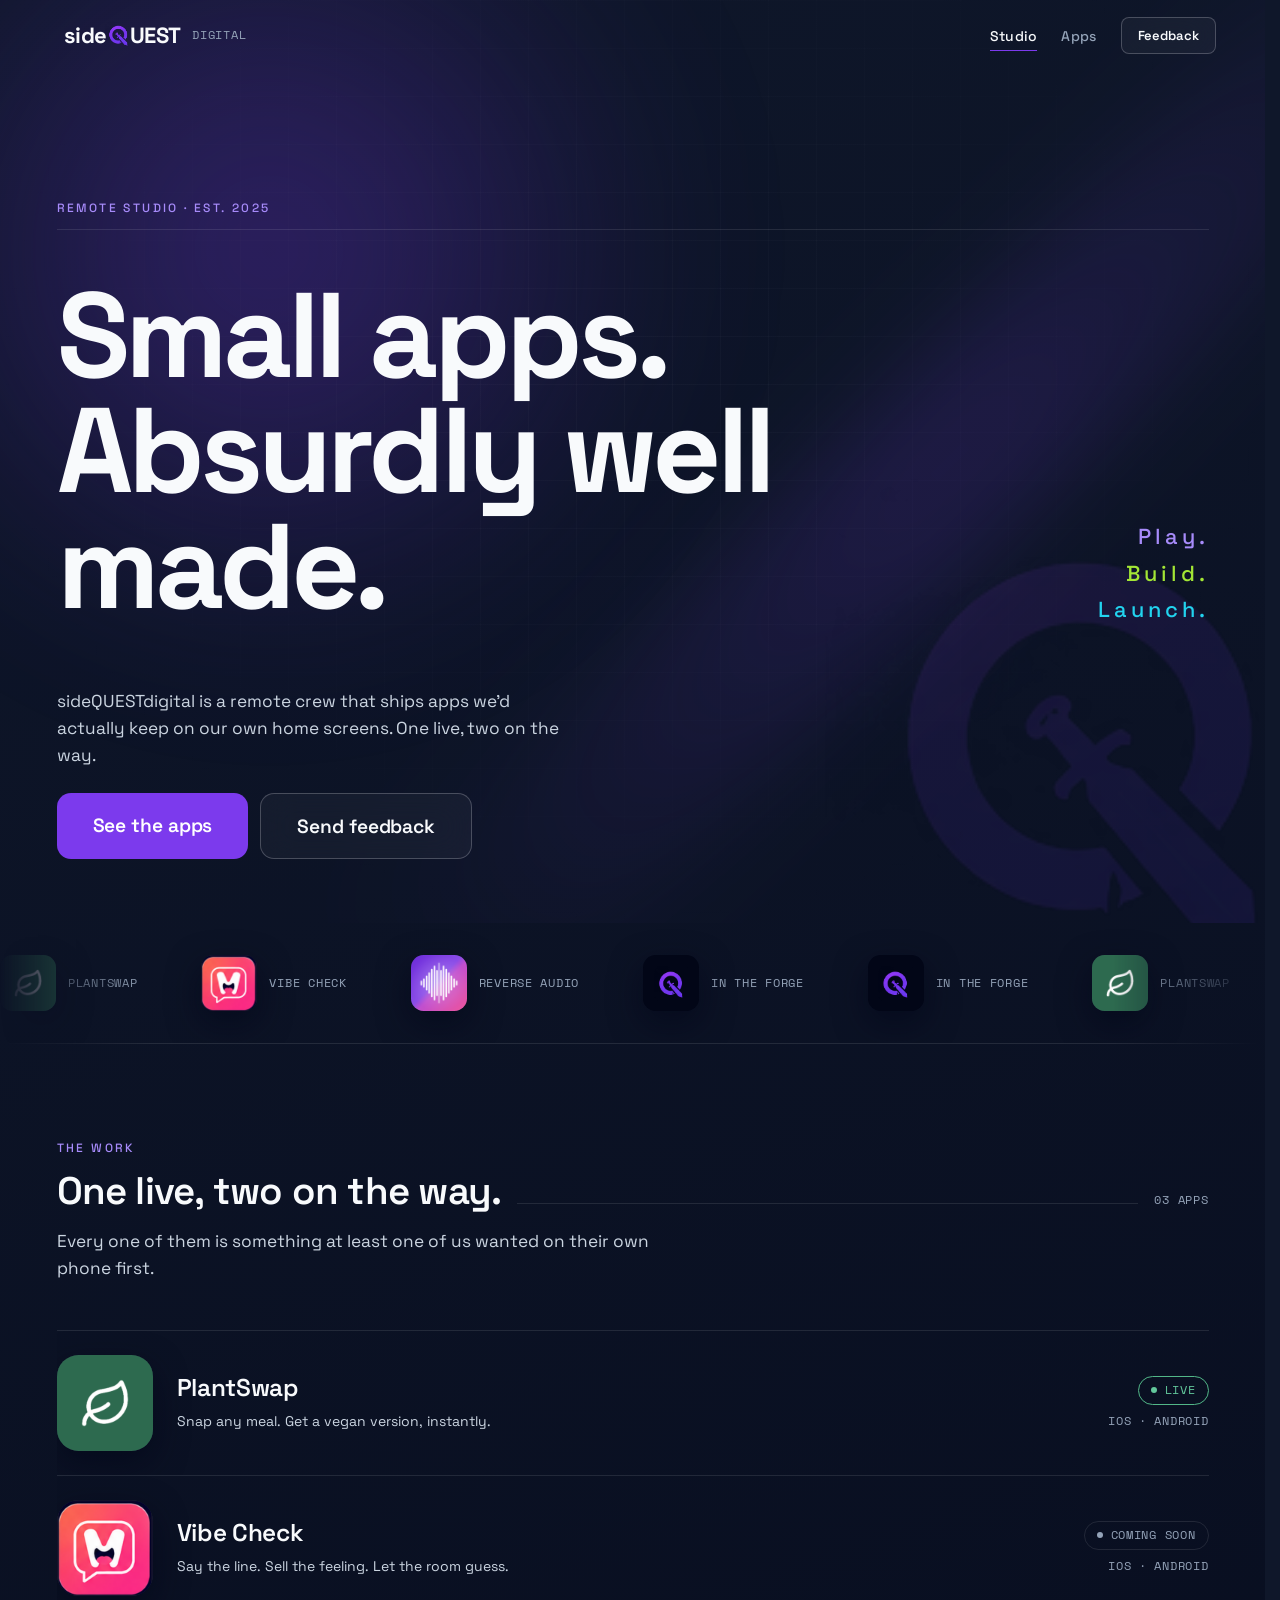
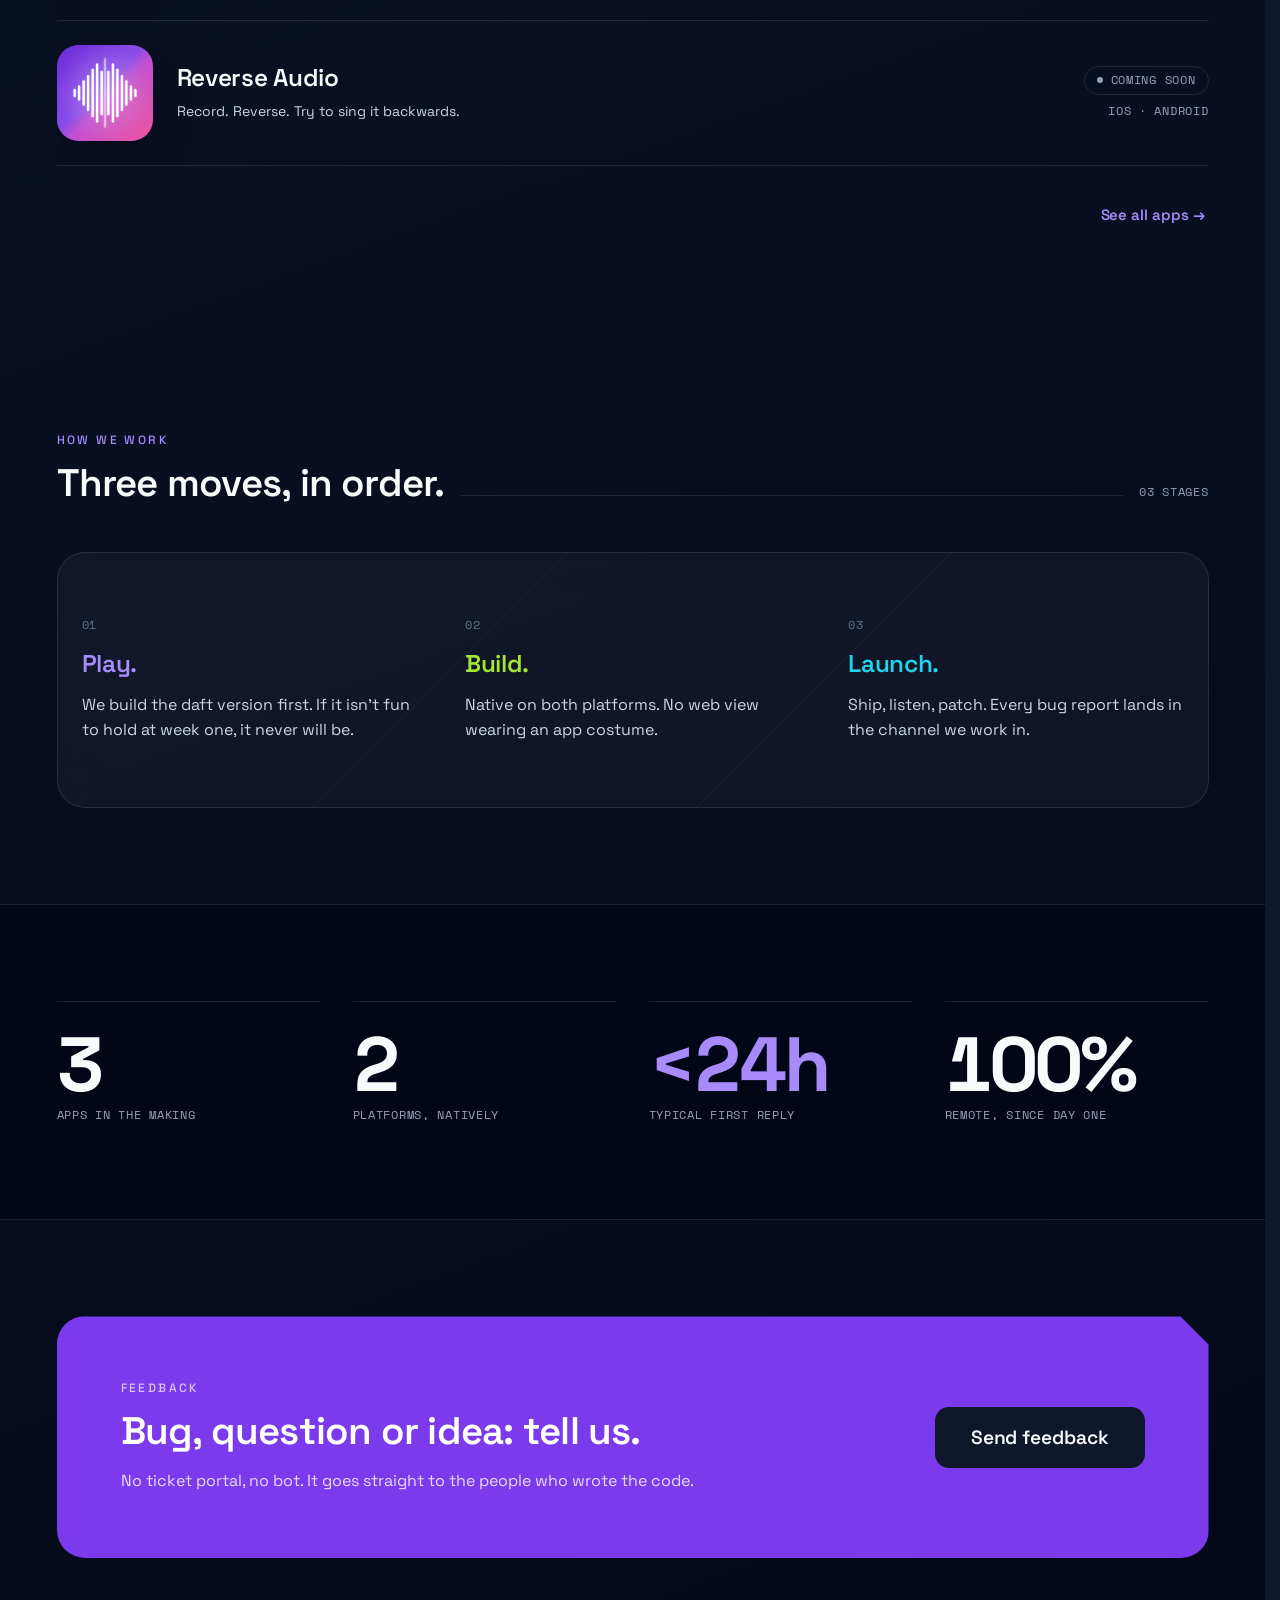
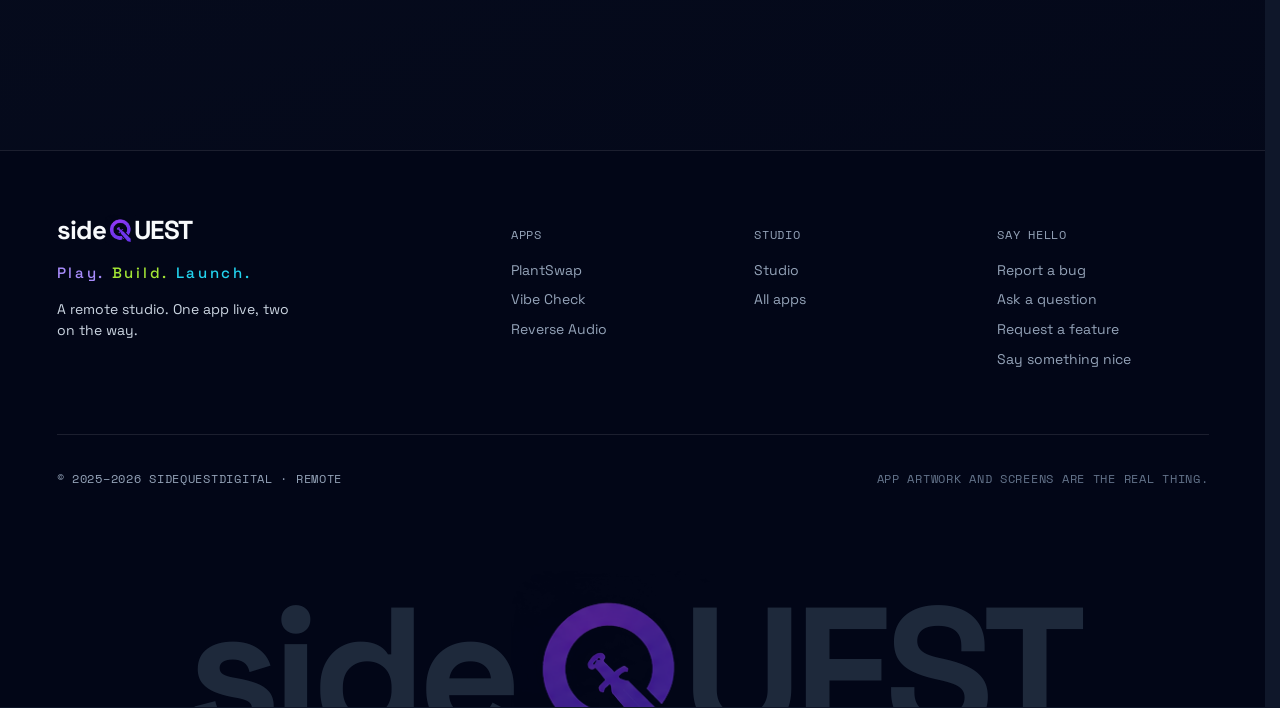
<file: index.html>
<!DOCTYPE html>
<html lang="en-GB">
<head>
<meta charset="utf-8">
<meta name="viewport" content="width=device-width, initial-scale=1">
<title>sideQUESTdigital · small apps, absurdly well made</title>
<meta name="description" content="sideQUESTdigital is a remote studio shipping small, native mobile apps. PlantSwap is live, two more are on the way. Found a bug? A human reads every report.">
<meta name="theme-color" content="#0F172A">
<meta name="color-scheme" content="dark">

<meta property="og:type" content="website">
<meta property="og:title" content="sideQUESTdigital · small apps, absurdly well made">
<meta property="og:description" content="A remote studio shipping small, native mobile apps. PlantSwap is live, two more are on the way.">
<meta property="og:image" content="assets/sidequest-lockup-tagline.png">
<meta name="twitter:card" content="summary_large_image">

<link rel="icon" type="image/png" sizes="32x32" href="assets/favicon-32.png">
<link rel="icon" type="image/png" sizes="512x512" href="assets/sidequest-icon-512.png">
<link rel="apple-touch-icon" href="assets/apple-touch-icon.png">

<link rel="preconnect" href="https://fonts.googleapis.com">
<link rel="preconnect" href="https://fonts.gstatic.com" crossorigin>

<link rel="stylesheet" href="_ds/sidequest-brand-445e24cf-0e8e-4c99-9475-6c33b087ac6f/styles.css">
<link rel="stylesheet" href="site.css">
</head>

<body class="sq-field sq-field--fixed">

  <a class="site-skip" href="#main">Skip to content</a>

  <!-- ============ THE STAGE RAIL, signature device (§1, §6.1) ============ -->
  <div class="site-rail" aria-hidden="true">
    <span class="site-rail__line"></span>
    <span class="site-rail__seg" data-rail-seg></span>
    <span class="site-rail__word" data-rail-word="play">Play</span>
    <span class="site-rail__word" data-rail-word="build">Build</span>
    <span class="site-rail__word" data-rail-word="launch">Launch</span>
  </div>

  <!-- ============ HEADER (§6.2), always violet-ambient ============ -->
  <header class="site-header sq-stage-play" data-header>
    <div class="site-container site-header__inner">

      <a class="site-header__brand" href="#/" aria-label="sideQUESTdigital, home">
        <span class="sq-logo" style="--logo-size:22px" role="img" aria-label="sideQUESTdigital"><span class="sq-logo__txt">side</span><img class="sq-logo__q" src="assets/sidequest-mark.png" alt=""><span class="sq-logo__txt">UEST</span></span>
        <span class="sq-mono site-header__suffix">digital</span>
      </a>

      <button class="site-navtoggle" data-navtoggle aria-expanded="false" aria-controls="site-nav"
              aria-label="Open menu">
        <span></span><span></span><span></span>
      </button>

      <nav class="site-nav" id="site-nav" data-nav aria-label="Primary">
        <a class="site-nav__link" href="#/">Studio</a>
        <a class="site-nav__link" href="#/apps">Apps</a>
        <a class="site-nav__link" href="#/team">Team</a>
        <button class="sq-btn sq-btn--sm sq-btn--secondary site-nav__cta" data-support-open>
          Feedback
        </button>
      </nav>

    </div>
    <span class="site-progress" data-progress aria-hidden="true"></span>
  </header>

  <!-- ============ VIEW ROOT ============ -->
  <main id="main" data-view tabindex="-1"></main>

  <!-- ============ FOOTER (§6.20), always violet-ambient ============ -->
  <footer class="site-footer sq-stage-play">
    <div class="site-container">

      <div class="site-footer__band">
        <div class="site-footer__brandcol">
          <span class="sq-logo" style="--logo-size:26px" role="img" aria-label="sideQUESTdigital"><span class="sq-logo__txt">side</span><img class="sq-logo__q" src="assets/sidequest-mark.png" alt=""><span class="sq-logo__txt">UEST</span></span>
          <p class="sq-tagline site-footer__tagline">
            <span class="sq-tagline__play">Play.</span>
            <span class="sq-tagline__build">Build.</span>
            <span class="sq-tagline__launch">Launch.</span>
          </p>
          <p class="sq-body-sm site-footer__blurb">
            A remote studio. One app live, two on the way.
          </p>
        </div>

        <div class="site-footer__col">
          <p class="sq-mono site-footer__coltitle">Apps</p>
          <a class="site-footer__link" href="#/apps/plantswap">PlantSwap</a>
          <a class="site-footer__link" href="#/apps/vibecheck">Vibe Check</a>
          <a class="site-footer__link" href="#/apps/reverse-audio">Reverse Audio</a>
        </div>

        <div class="site-footer__col">
          <p class="sq-mono site-footer__coltitle">Studio</p>
          <a class="site-footer__link" href="#/">Studio</a>
          <a class="site-footer__link" href="#/team">Team</a>
          <a class="site-footer__link" href="#/apps">All apps</a>
        </div>

        <div class="site-footer__col">
          <p class="sq-mono site-footer__coltitle">Say hello</p>
          <button class="site-footer__link site-footer__link--btn" data-support-open data-kind="Bug report">
            Report a bug
          </button>
          <button class="site-footer__link site-footer__link--btn" data-support-open data-kind="Question">
            Ask a question
          </button>
          <button class="site-footer__link site-footer__link--btn" data-support-open data-kind="Feature idea">
            Request a feature
          </button>
          <button class="site-footer__link site-footer__link--btn" data-support-open data-kind="Something nice">
            Say something nice
          </button>
        </div>
      </div>

      <hr class="site-footer__rule">

      <div class="site-footer__legal">
        <p class="sq-mono">© 2025–2026 sideQUESTdigital · Remote</p>
        <p class="sq-mono site-footer__note">App artwork and screens are the real thing.</p>
      </div>
    </div>

    <div class="site-footer__giant" aria-hidden="true">
      <span>side</span><img class="site-footer__giantq" src="assets/sidequest-mark.png" alt=""><span>UEST</span>
    </div>
  </footer>

  <!-- ============ SUPPORT SLIDE-OVER (§6.19) ============ -->
  <div class="site-scrim" data-scrim hidden></div>

  <aside class="site-support" data-support hidden
         role="dialog" aria-modal="true" aria-labelledby="support-title">

    <div class="site-support__head">
      <div>
        <p class="sq-eyebrow">Support</p>
        <h2 class="sq-h1 site-support__title" id="support-title" tabindex="-1">Tell us what's up</h2>
      </div>
      <button class="site-support__close" data-support-close aria-label="Close">&#10005;</button>
    </div>

    <!-- FORM -->
    <form class="site-support__body" data-support-form novalidate>

      <div class="site-support__errors" data-error-summary role="status" aria-live="polite" hidden></div>

      <fieldset class="site-field">
        <legend class="sq-mono site-field__label">What is it?</legend>
        <div class="site-kinds" role="radiogroup" aria-label="What is it?"
             aria-describedby="support-kind-error" data-kinds></div>
        <p class="site-field__error" id="support-kind-error" hidden></p>
      </fieldset>

      <div class="site-field">
        <label class="sq-mono site-field__label" for="support-app">Which app?</label>
        <div class="site-selectwrap">
          <select id="support-app" name="app" data-field-app>
            <option value="general">Not app-specific / the studio</option>
            <option value="plantswap">PlantSwap</option>
            <option value="vibecheck">Vibe Check</option>
            <option value="reverse-audio">Reverse Audio</option>
          </select>
        </div>
      </div>

      <div class="site-field">
        <label class="sq-mono site-field__label" for="support-email">
          Your email <span class="site-field__req">Required</span>
        </label>
        <input id="support-email" name="email" type="email" required
               autocomplete="email" inputmode="email" placeholder="you@example.com"
               aria-describedby="support-email-help">
        <p class="sq-caption site-field__help" id="support-email-help">
          So we can reply. Nothing else, ever.
        </p>
        <p class="site-field__error" id="support-email-error" hidden></p>
      </div>

      <div class="site-field">
        <label class="sq-mono site-field__label" for="support-message">
          What happened? <span class="site-field__req">Required</span>
        </label>
        <textarea id="support-message" name="message" rows="6" required maxlength="1000"
                  placeholder="What you did, what you expected, what you got instead. Device and app version help."
                  aria-describedby="support-message-help"></textarea>
        <div class="site-field__foot">
          <p class="sq-caption site-field__help" id="support-message-help">Up to 1000 characters.</p>
          <p class="site-mono-xs site-count" data-count aria-live="off">0 / 1000</p>
        </div>
        <p class="site-field__error" id="support-message-error" hidden></p>
      </div>

      <div class="site-check">
        <input type="checkbox" id="support-diag" name="diagnostics" checked>
        <label for="support-diag">
          <span class="sq-body-sm">Attach anonymous diagnostics</span>
          <span class="sq-caption">App version, device model, OS. No personal data.</span>
        </label>
      </div>

      <button type="submit" class="sq-btn sq-btn--md sq-btn--primary site-support__submit" data-submit>
        Send it
      </button>
    </form>

    <!-- SUCCESS -->
    <div class="site-support__done" data-support-done hidden>
      <div class="site-tick" aria-hidden="true">
        <svg viewBox="0 0 24 24" fill="none" stroke="currentColor" stroke-width="2.5"
             stroke-linecap="round" stroke-linejoin="round"><path d="M4 12.5l5.5 5.5L20 7"/></svg>
      </div>
      <h3 class="sq-h4 site-support__donetitle" data-done-title tabindex="-1">Message away.</h3>
      <p class="sq-body" data-done-body></p>
      <p class="sq-mono" data-done-ref></p>
      <div class="site-support__doneactions">
        <button class="sq-btn sq-btn--md sq-btn--ghost" data-support-again>Send another</button>
        <button class="sq-btn sq-btn--md sq-btn--secondary" data-support-close>Close</button>
      </div>
    </div>
  </aside>

  <div class="site-announce" role="status" aria-live="polite" data-announce></div>

  <script src="site.js"></script>
</body>
</html>
</file>
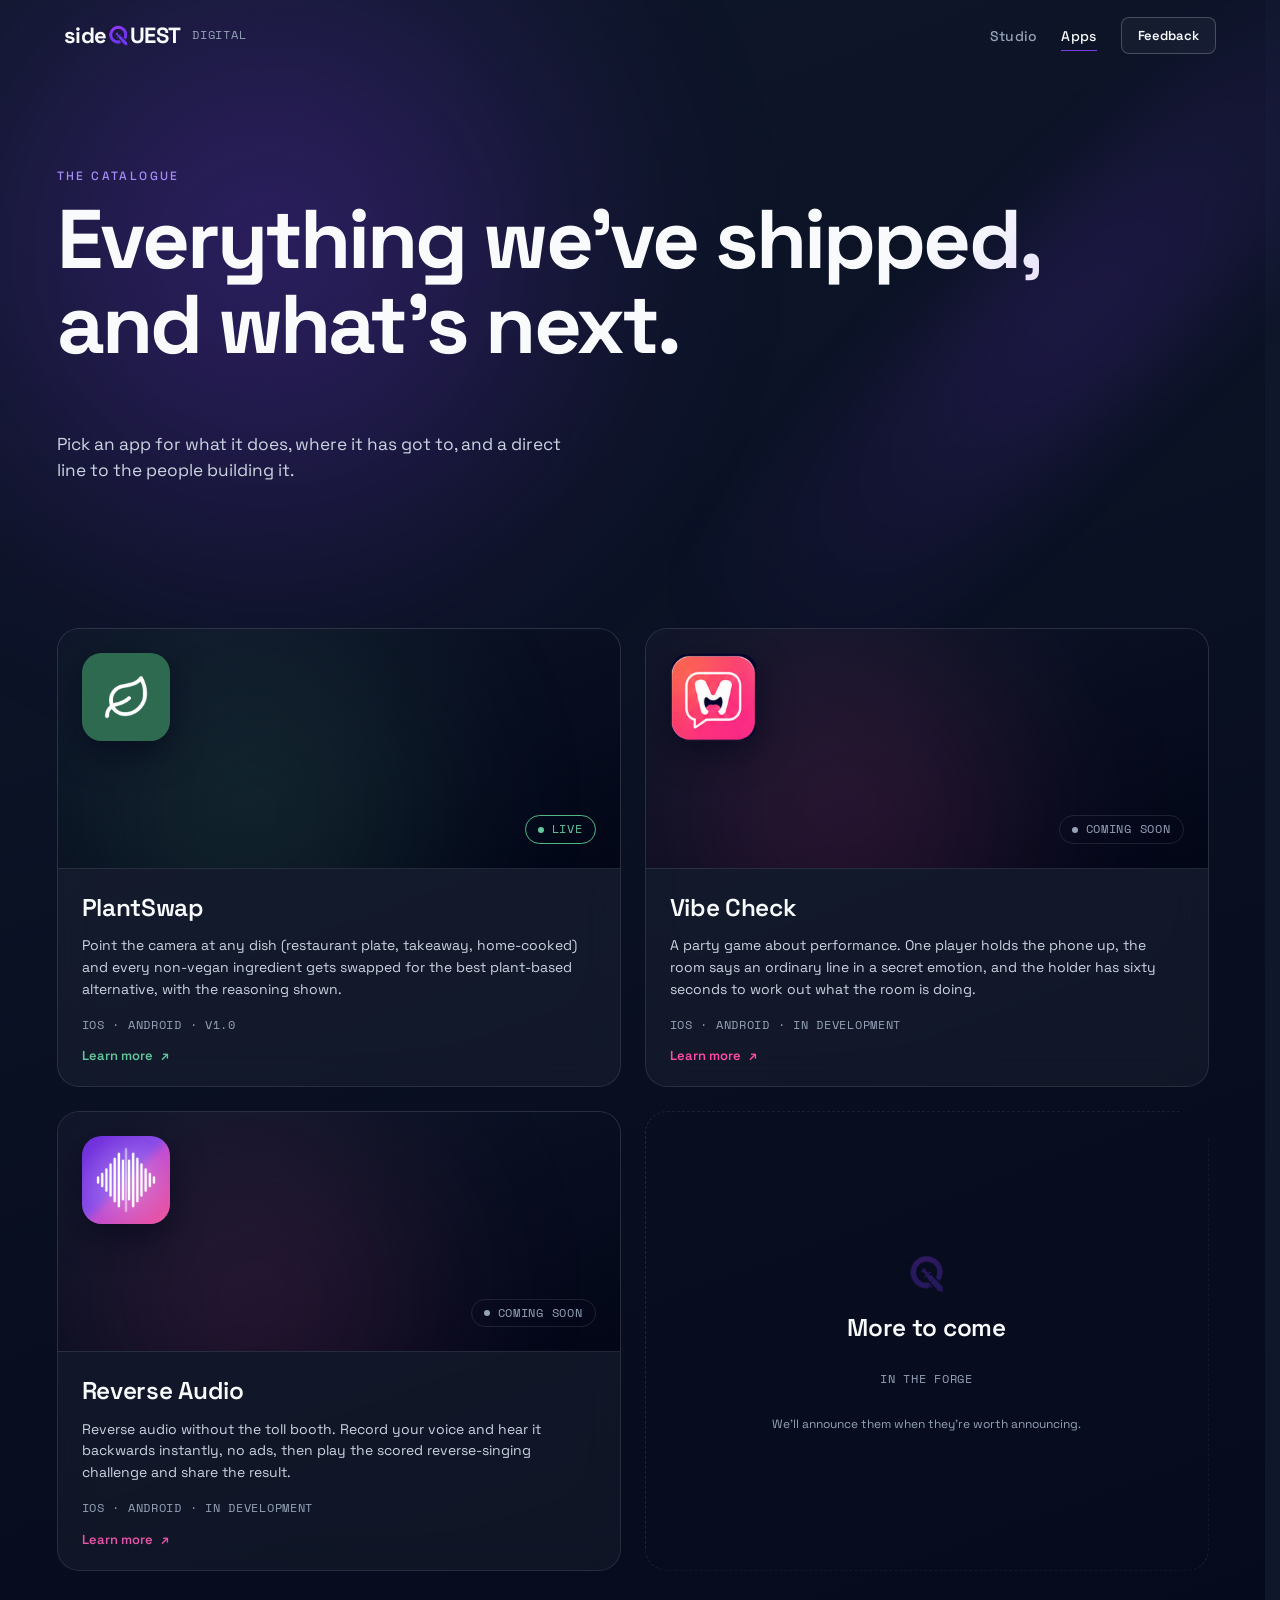
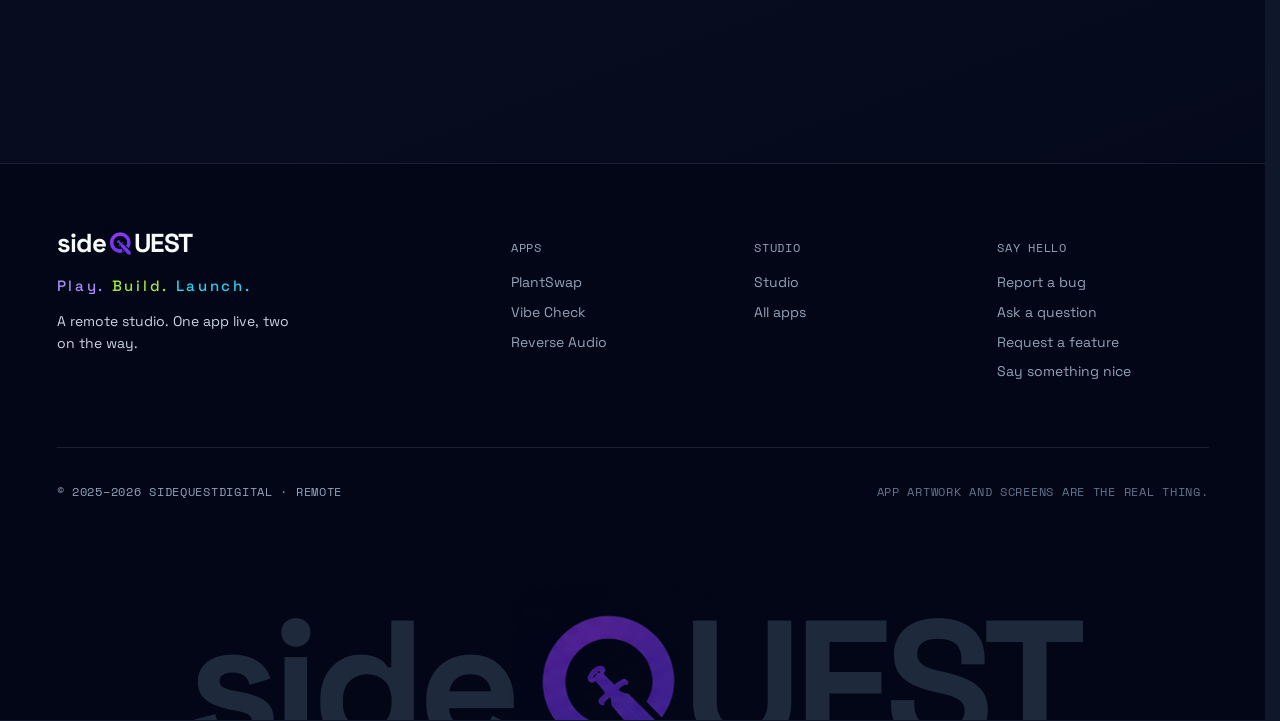
<file: apps/index.html>
<!doctype html>
<html lang="en-GB">
<head>
<meta charset="utf-8">
<title>Moved · Apps</title>
<link rel="canonical" href="../index.html#/apps">
<meta name="robots" content="noindex,follow">
<meta http-equiv="refresh" content="0; url=../index.html#/apps">
<script>location.replace("../index.html#/apps" + location.hash);</script>
</head>
<body>
<p>This page has moved to <a href="../index.html#/apps">../index.html#/apps</a>.</p>
</body>
</html>
</file>
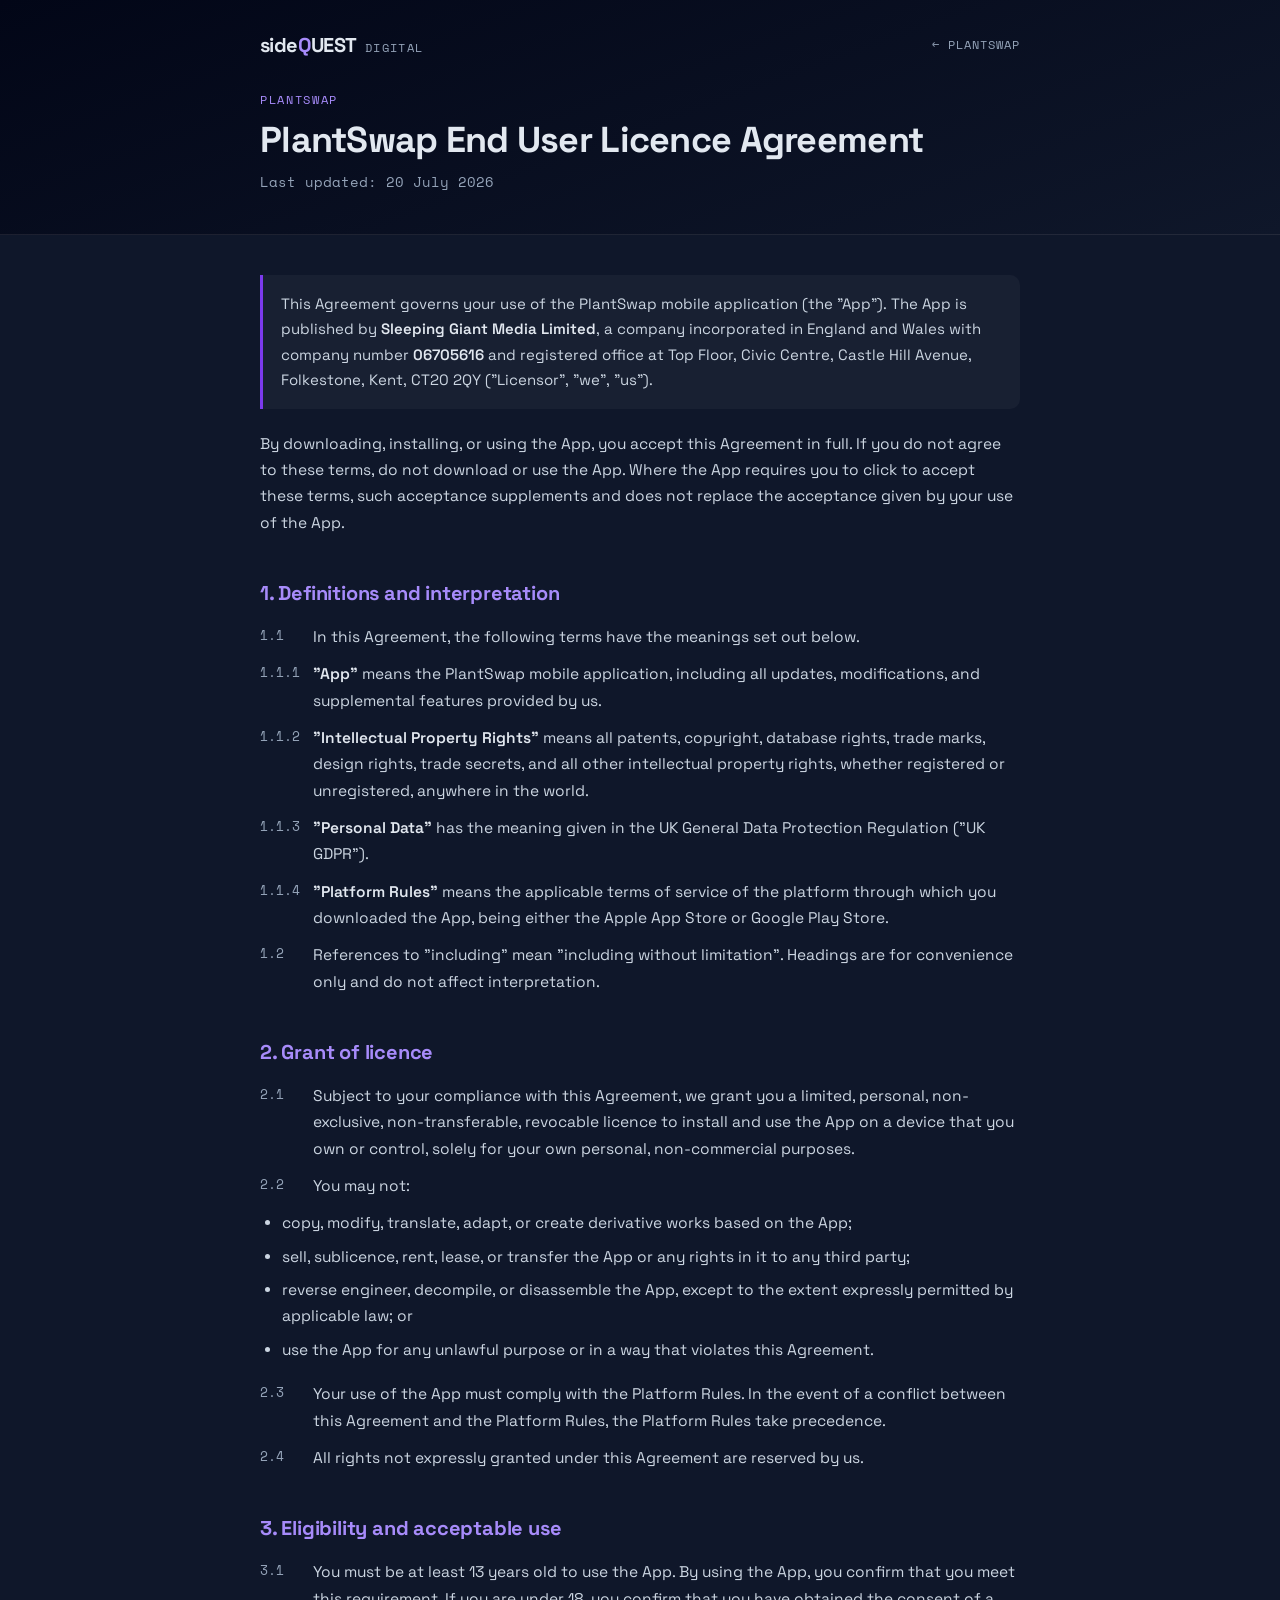
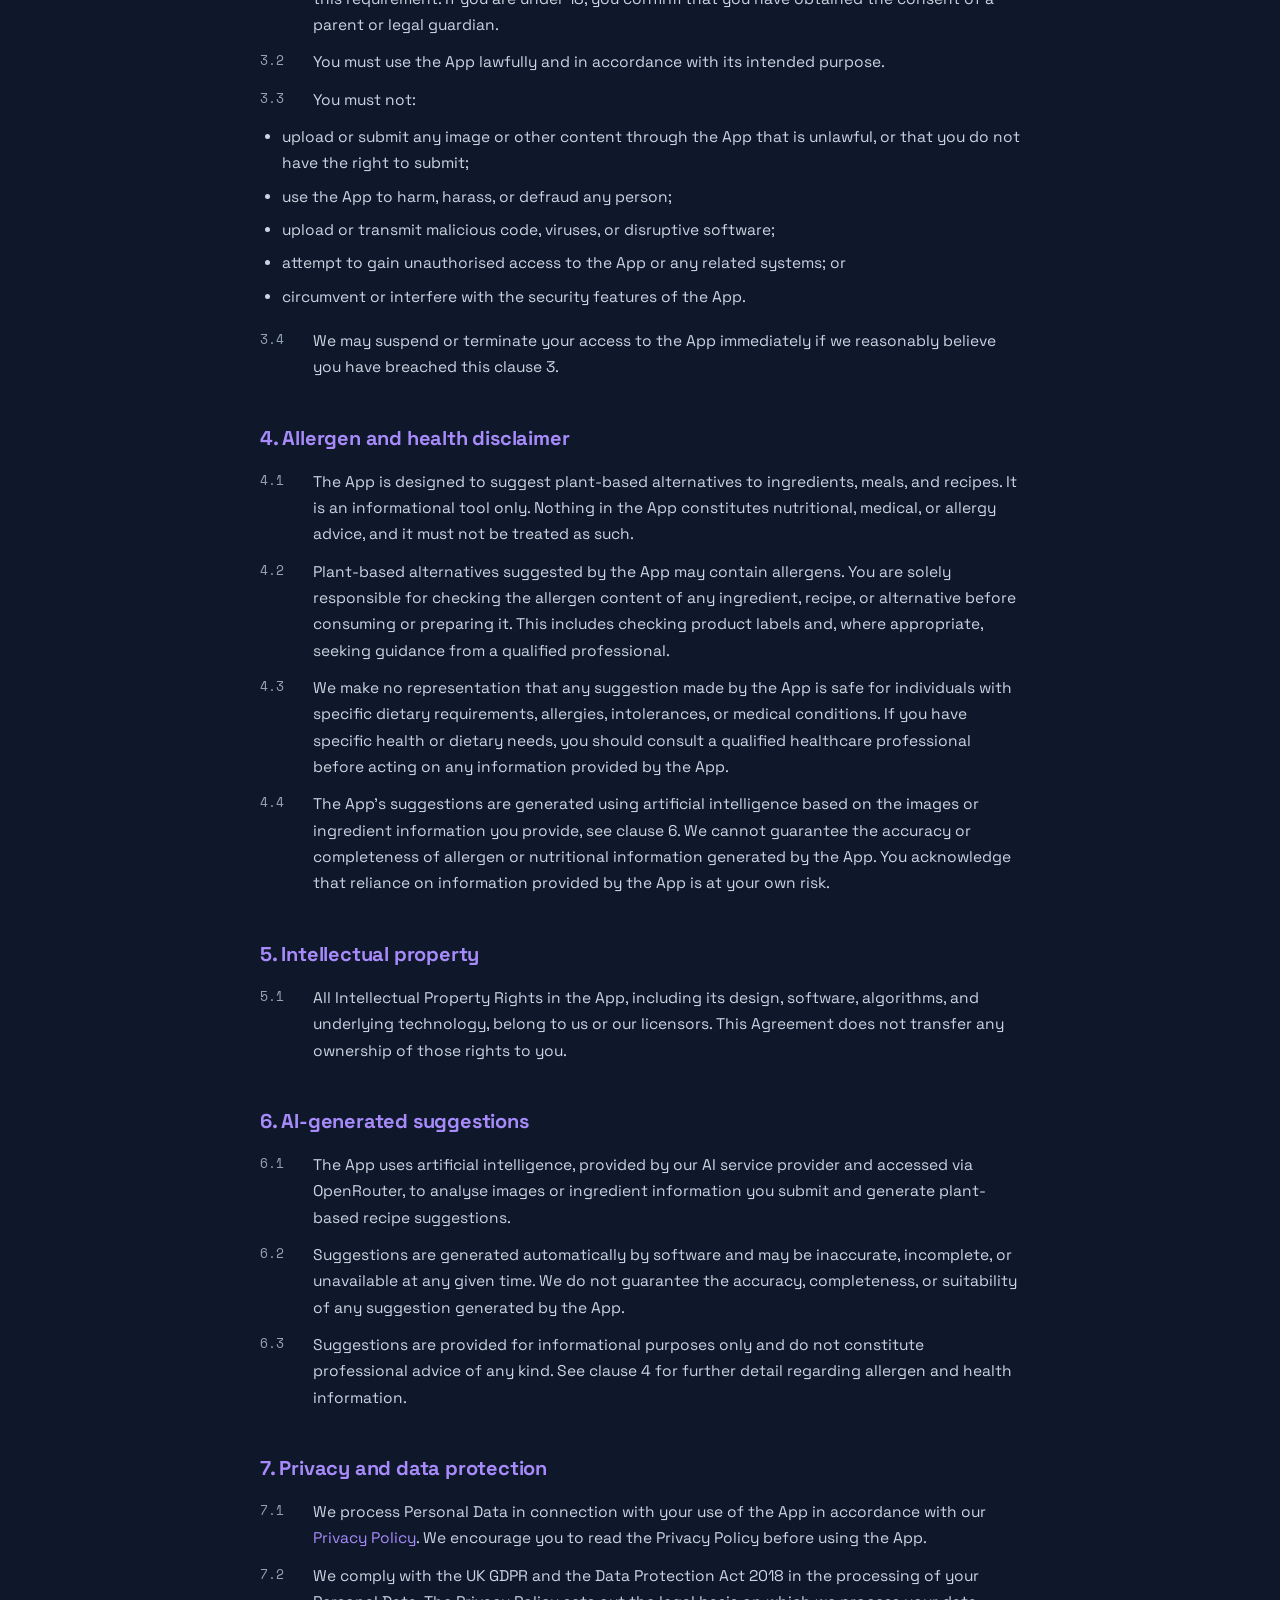
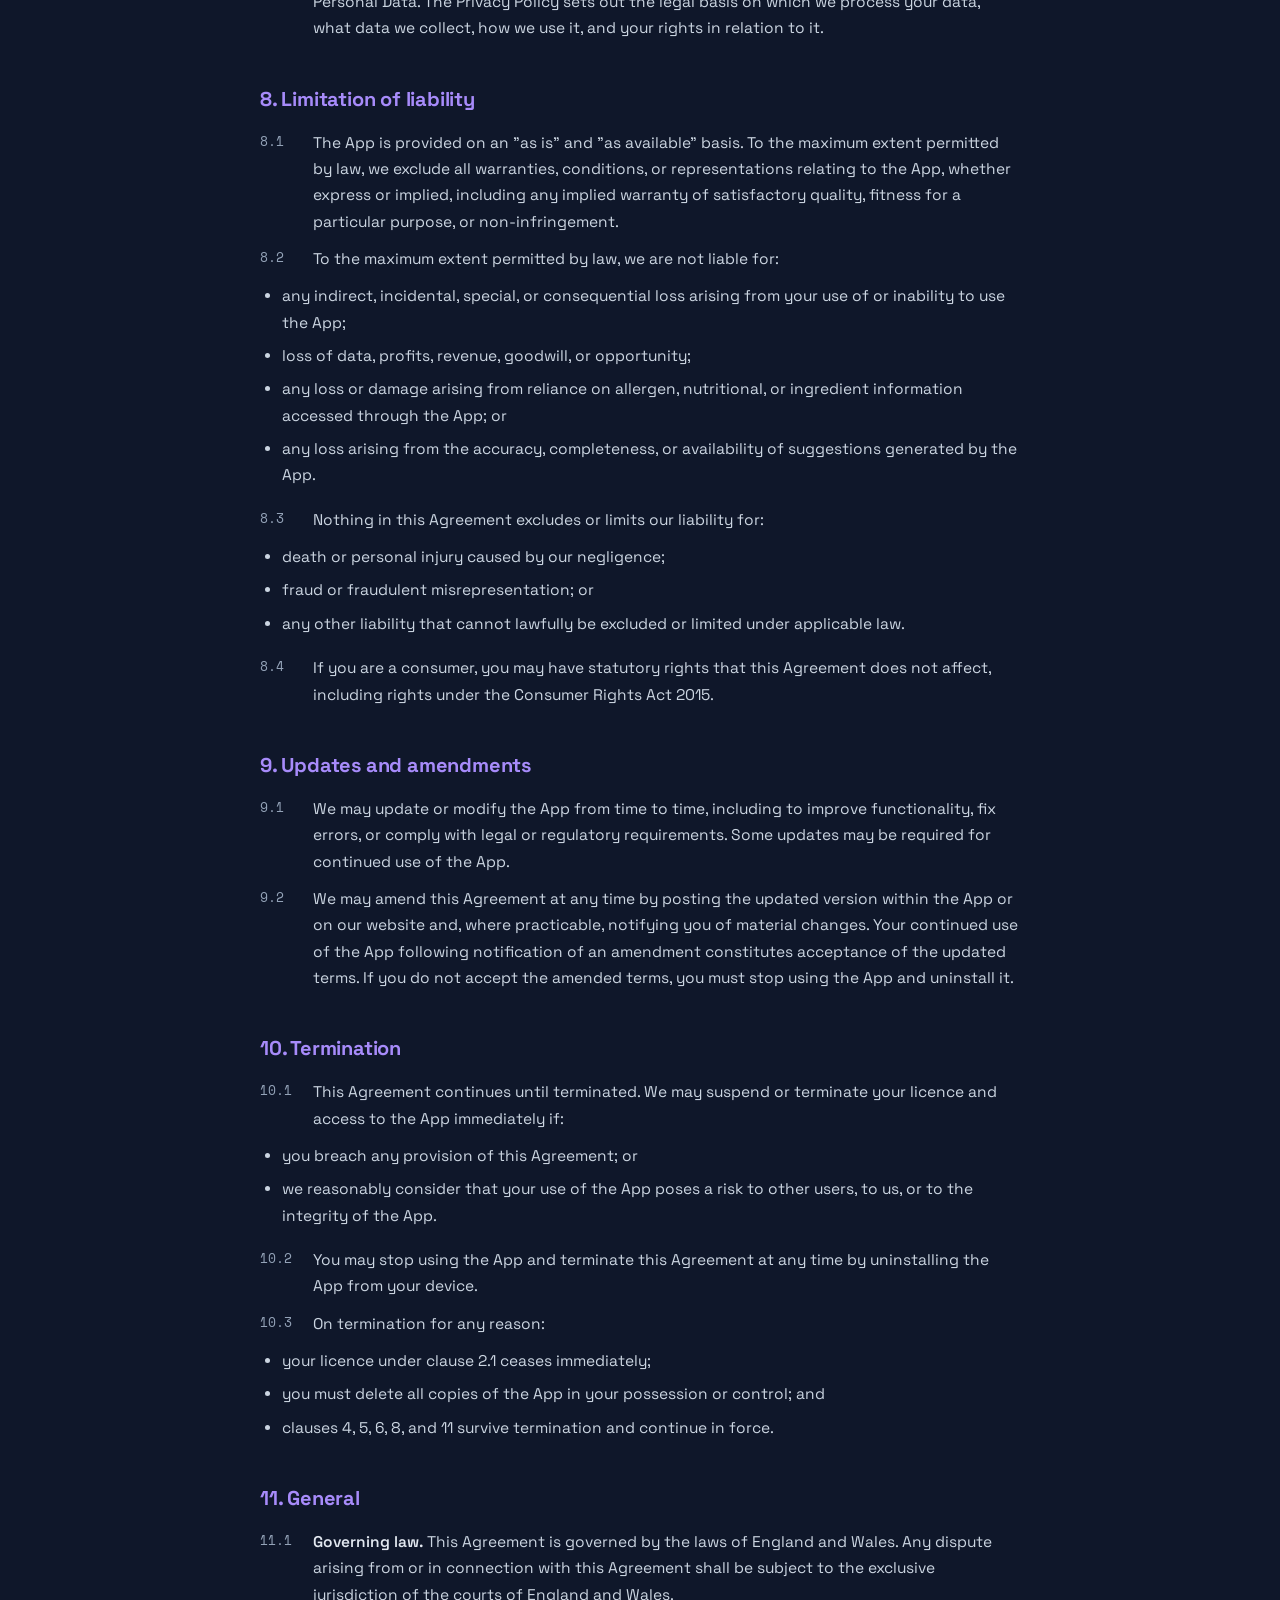
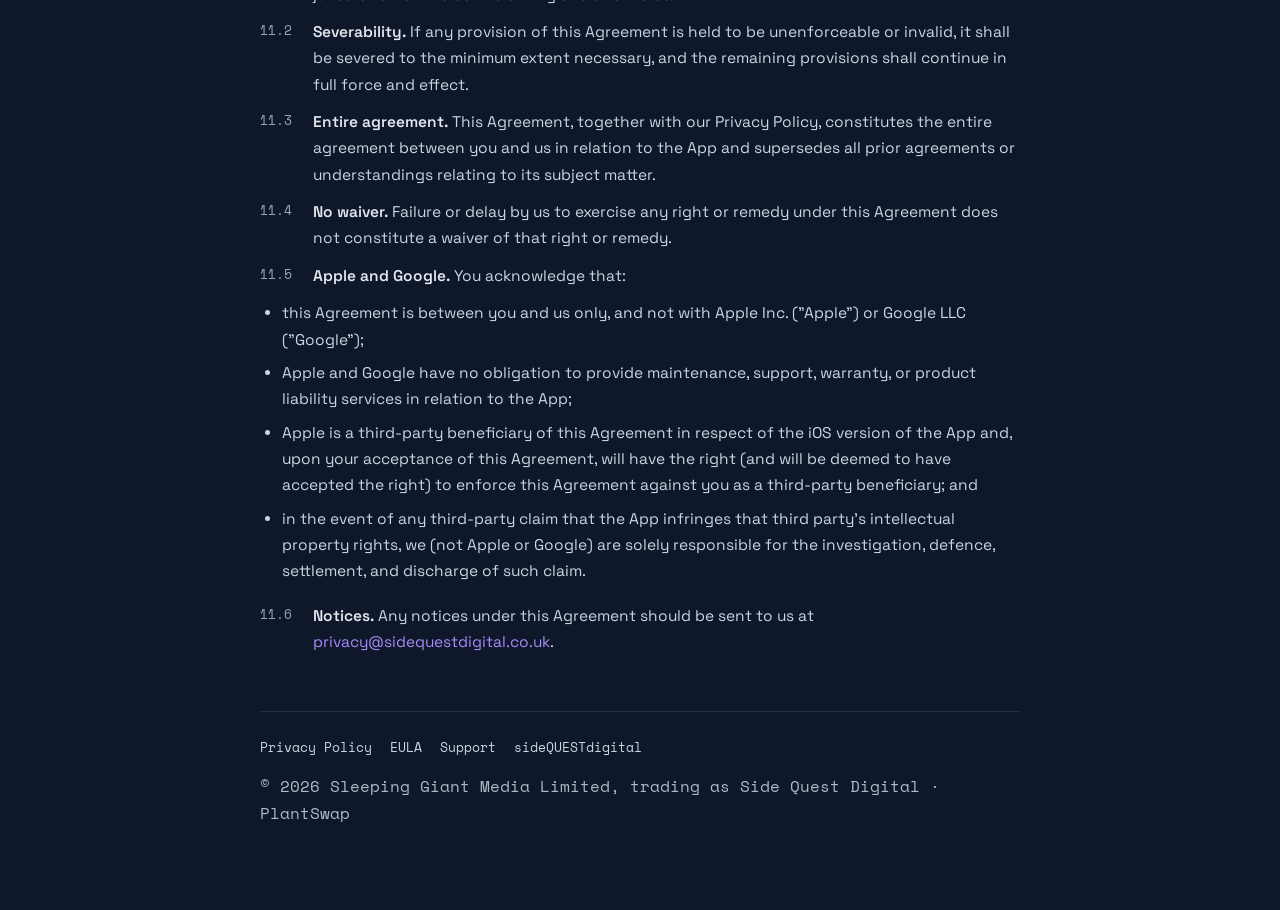
<file: plant-swap/eula/index.html>
<!doctype html>
<html lang="en-GB">
<head>
<meta charset="utf-8">
<title>Moved · PlantSwap EULA</title>
<link rel="canonical" href="../../apps/plantswap/eula/">
<meta name="robots" content="noindex,follow">
<meta http-equiv="refresh" content="0; url=../../apps/plantswap/eula/">
<script>location.replace("../../apps/plantswap/eula/" + location.hash);</script>
</head>
<body>
<p>This page has moved to <a href="../../apps/plantswap/eula/">../../apps/plantswap/eula/</a>.</p>
</body>
</html>
</file>
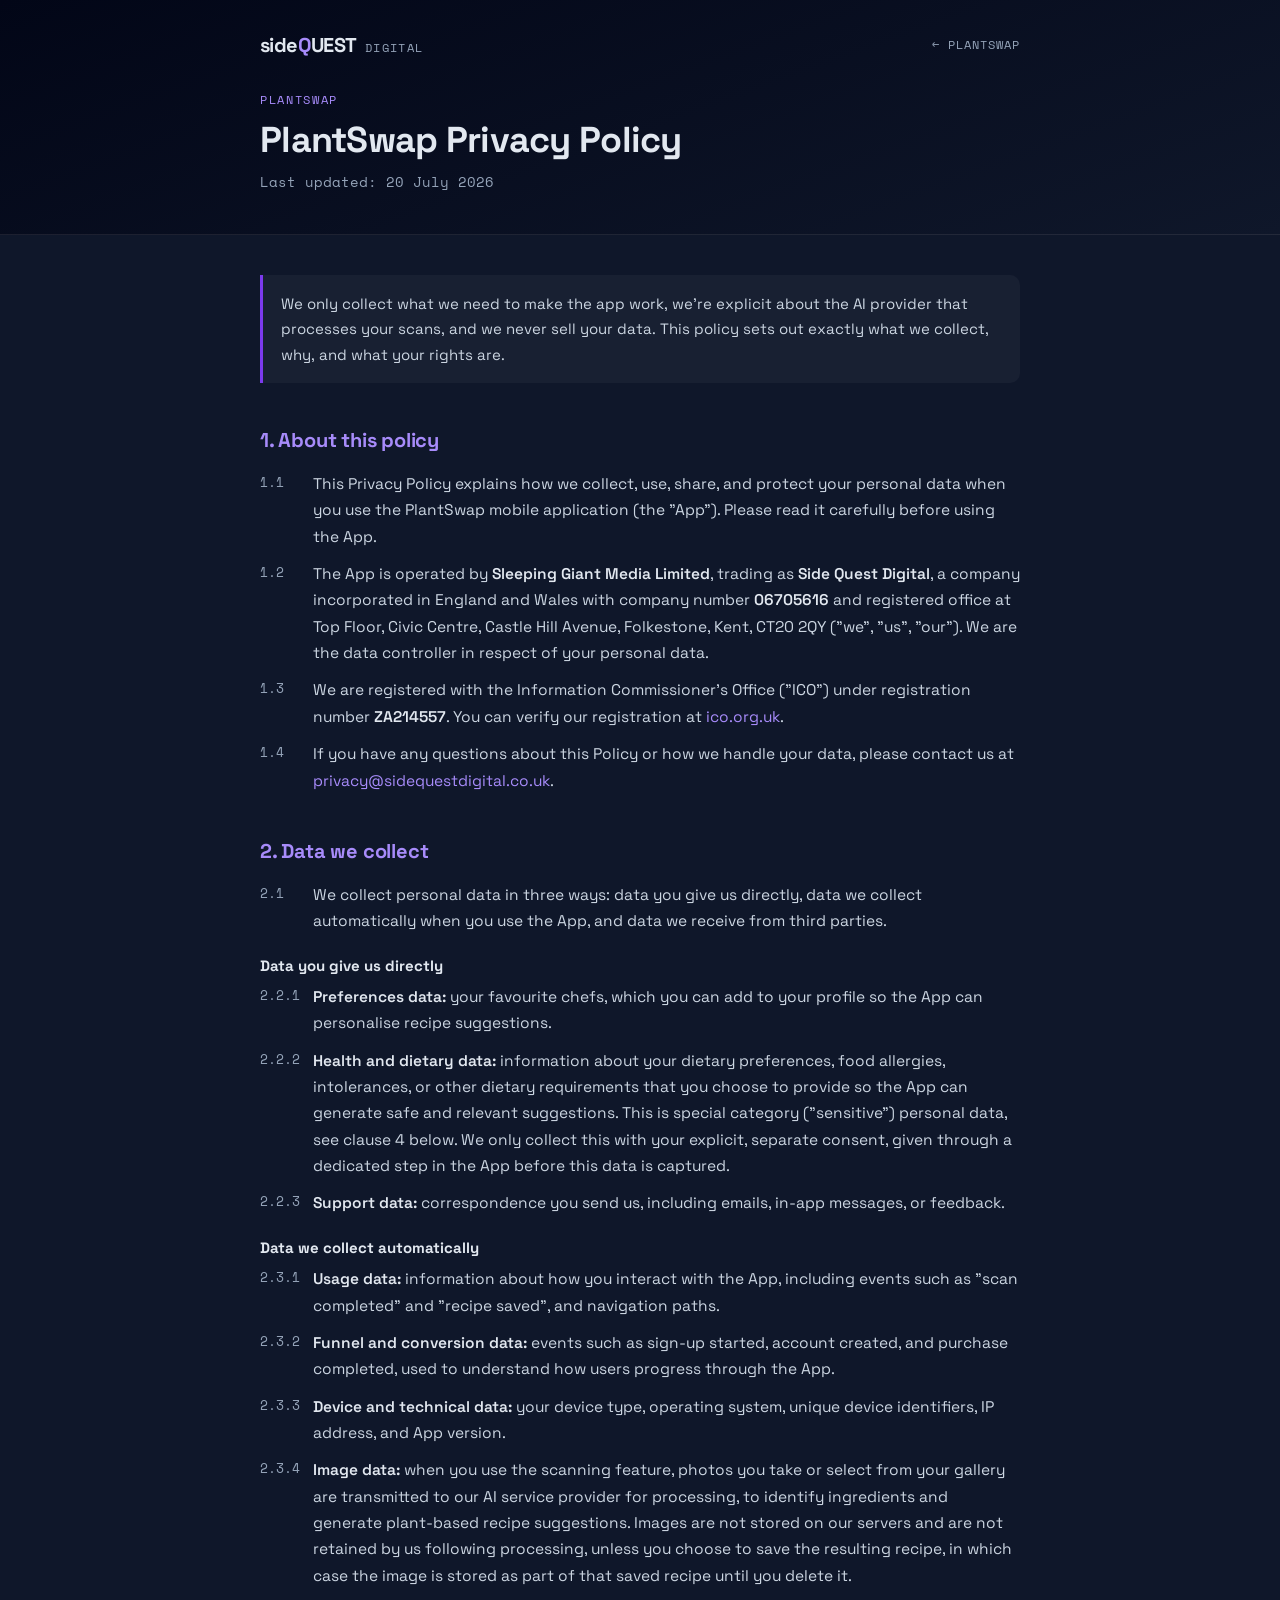
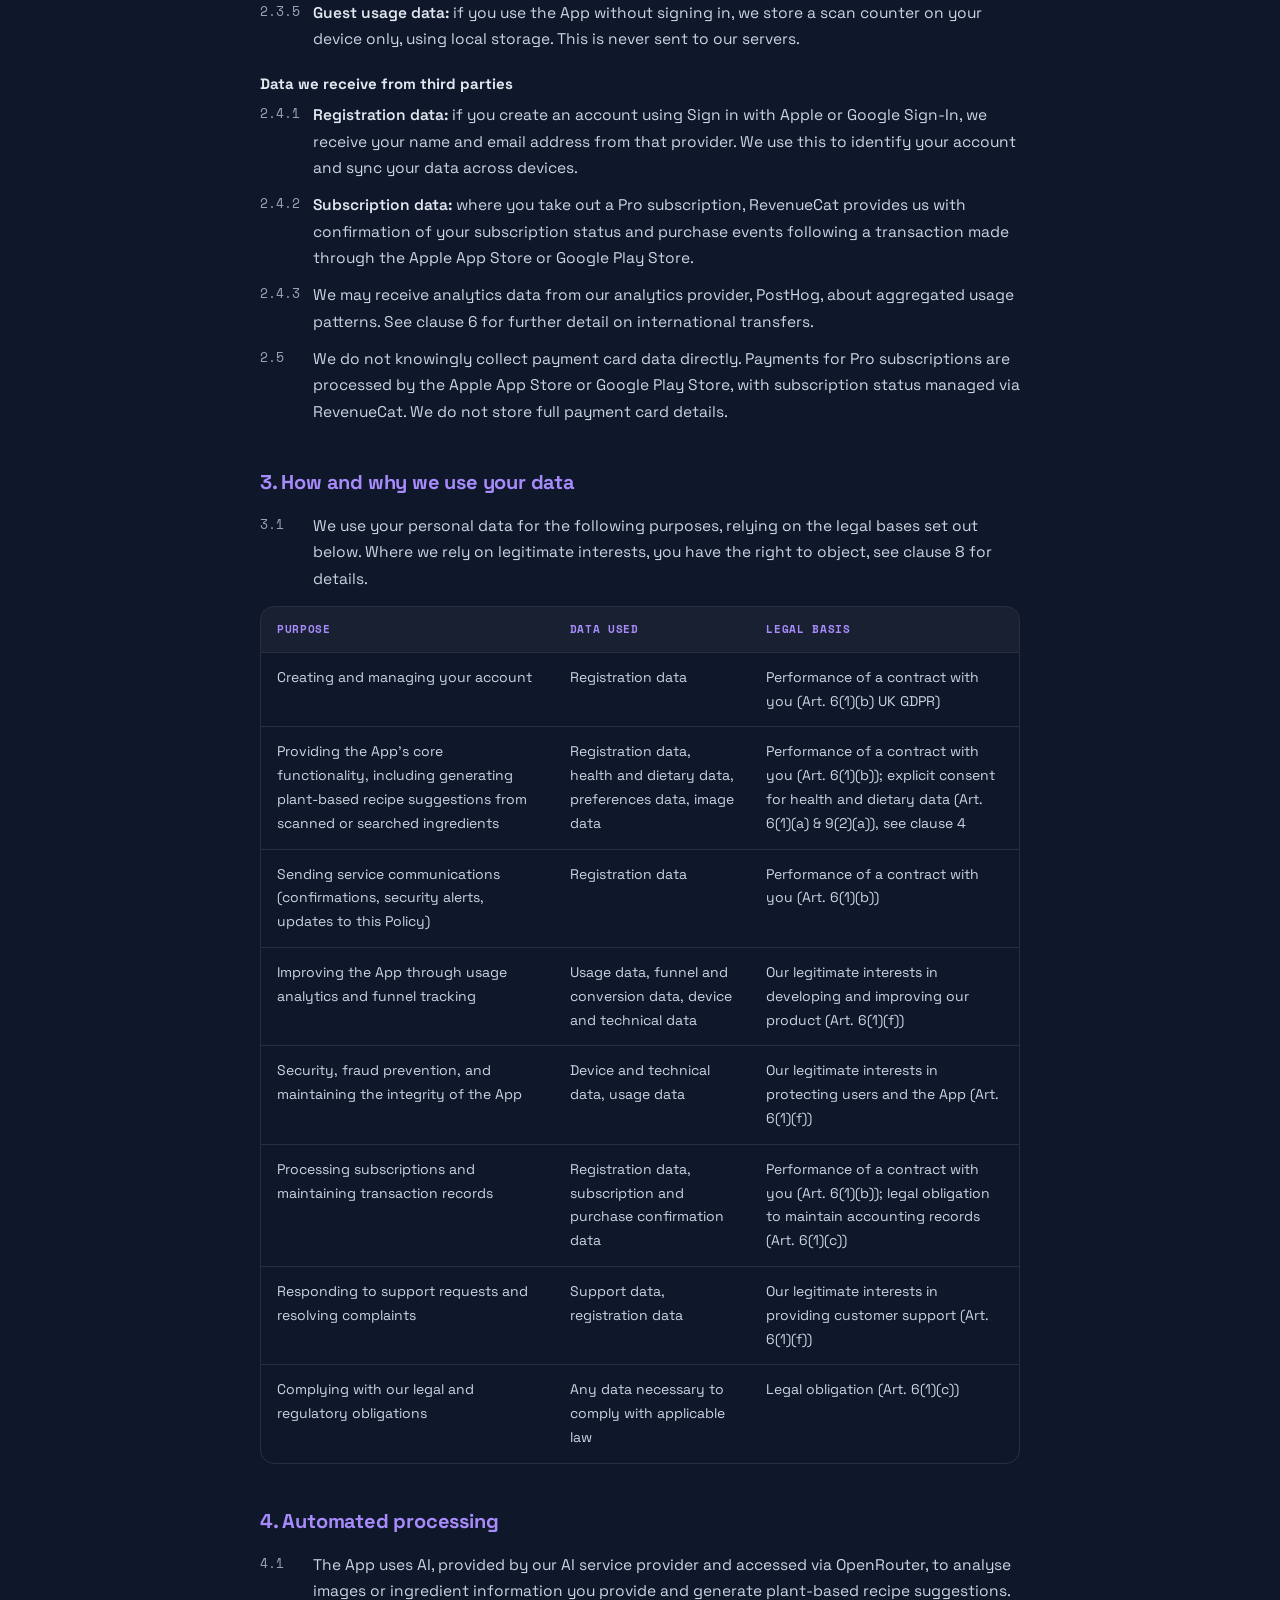
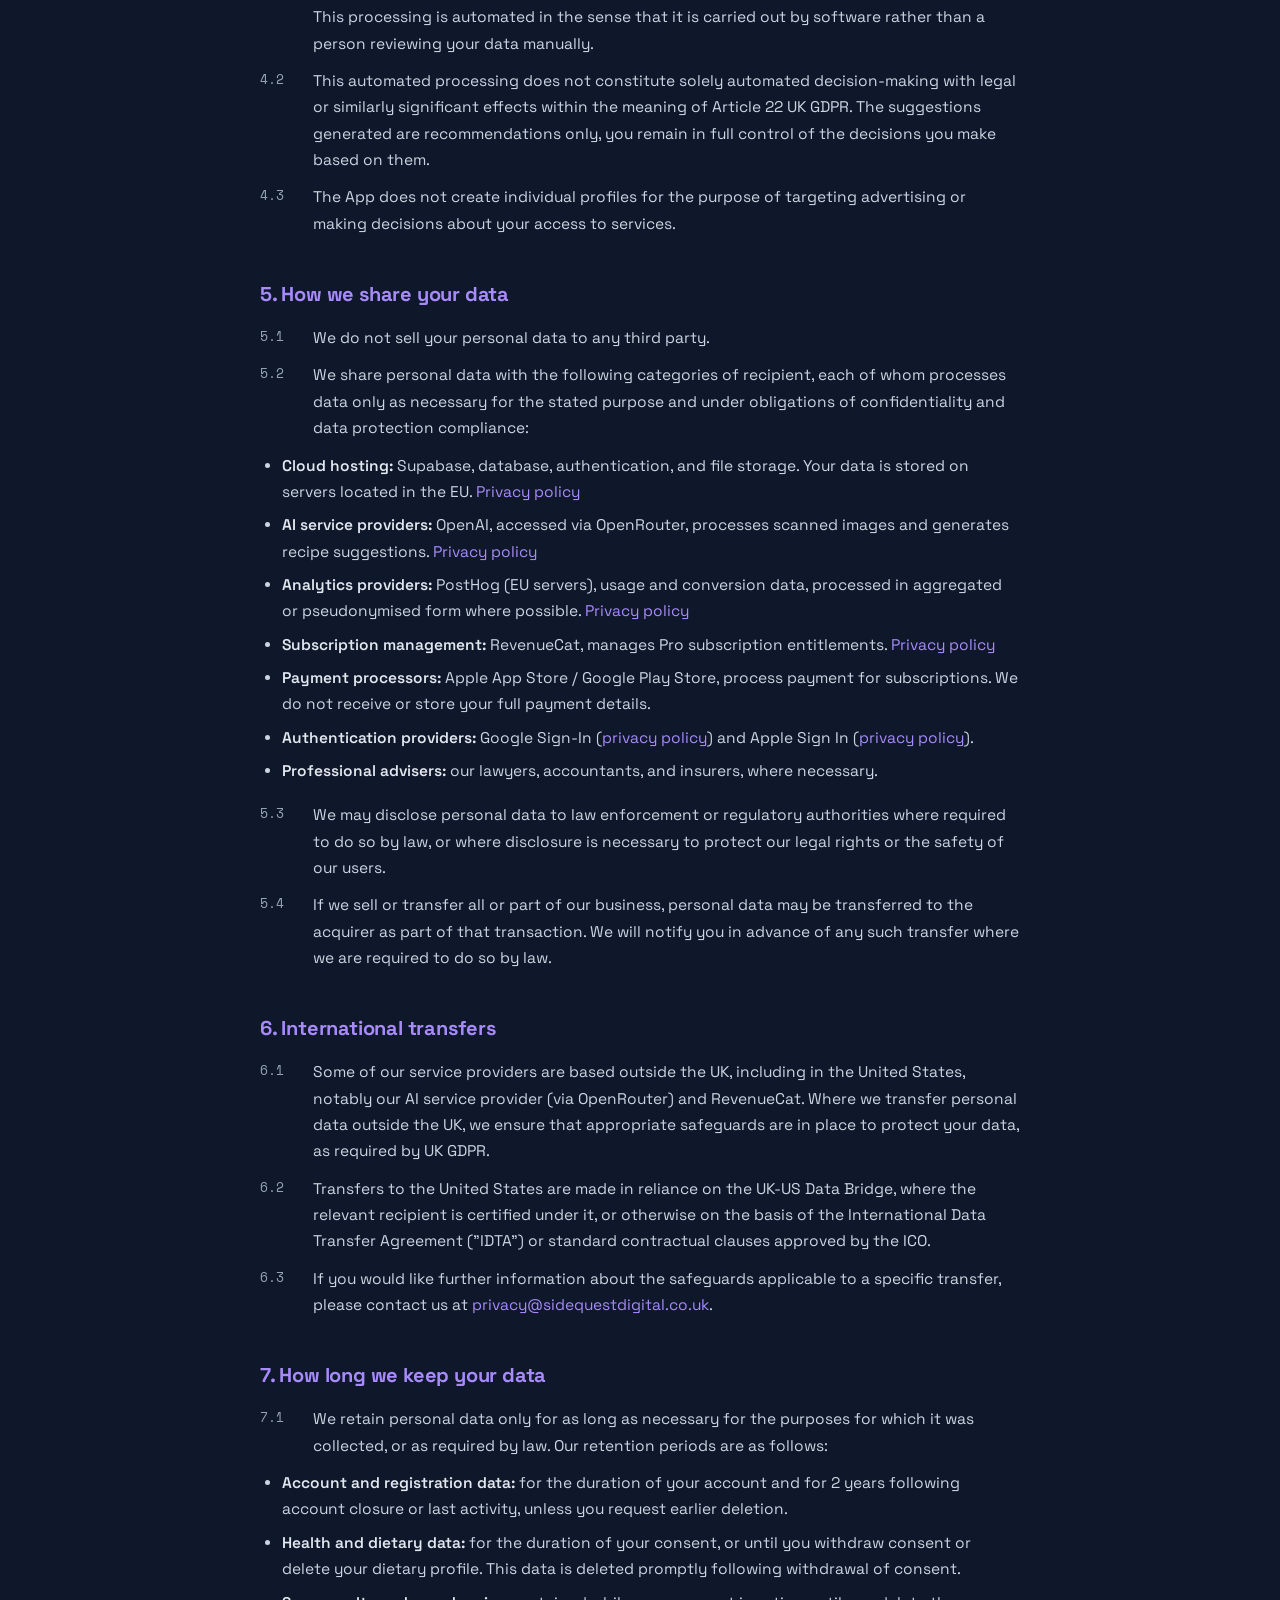
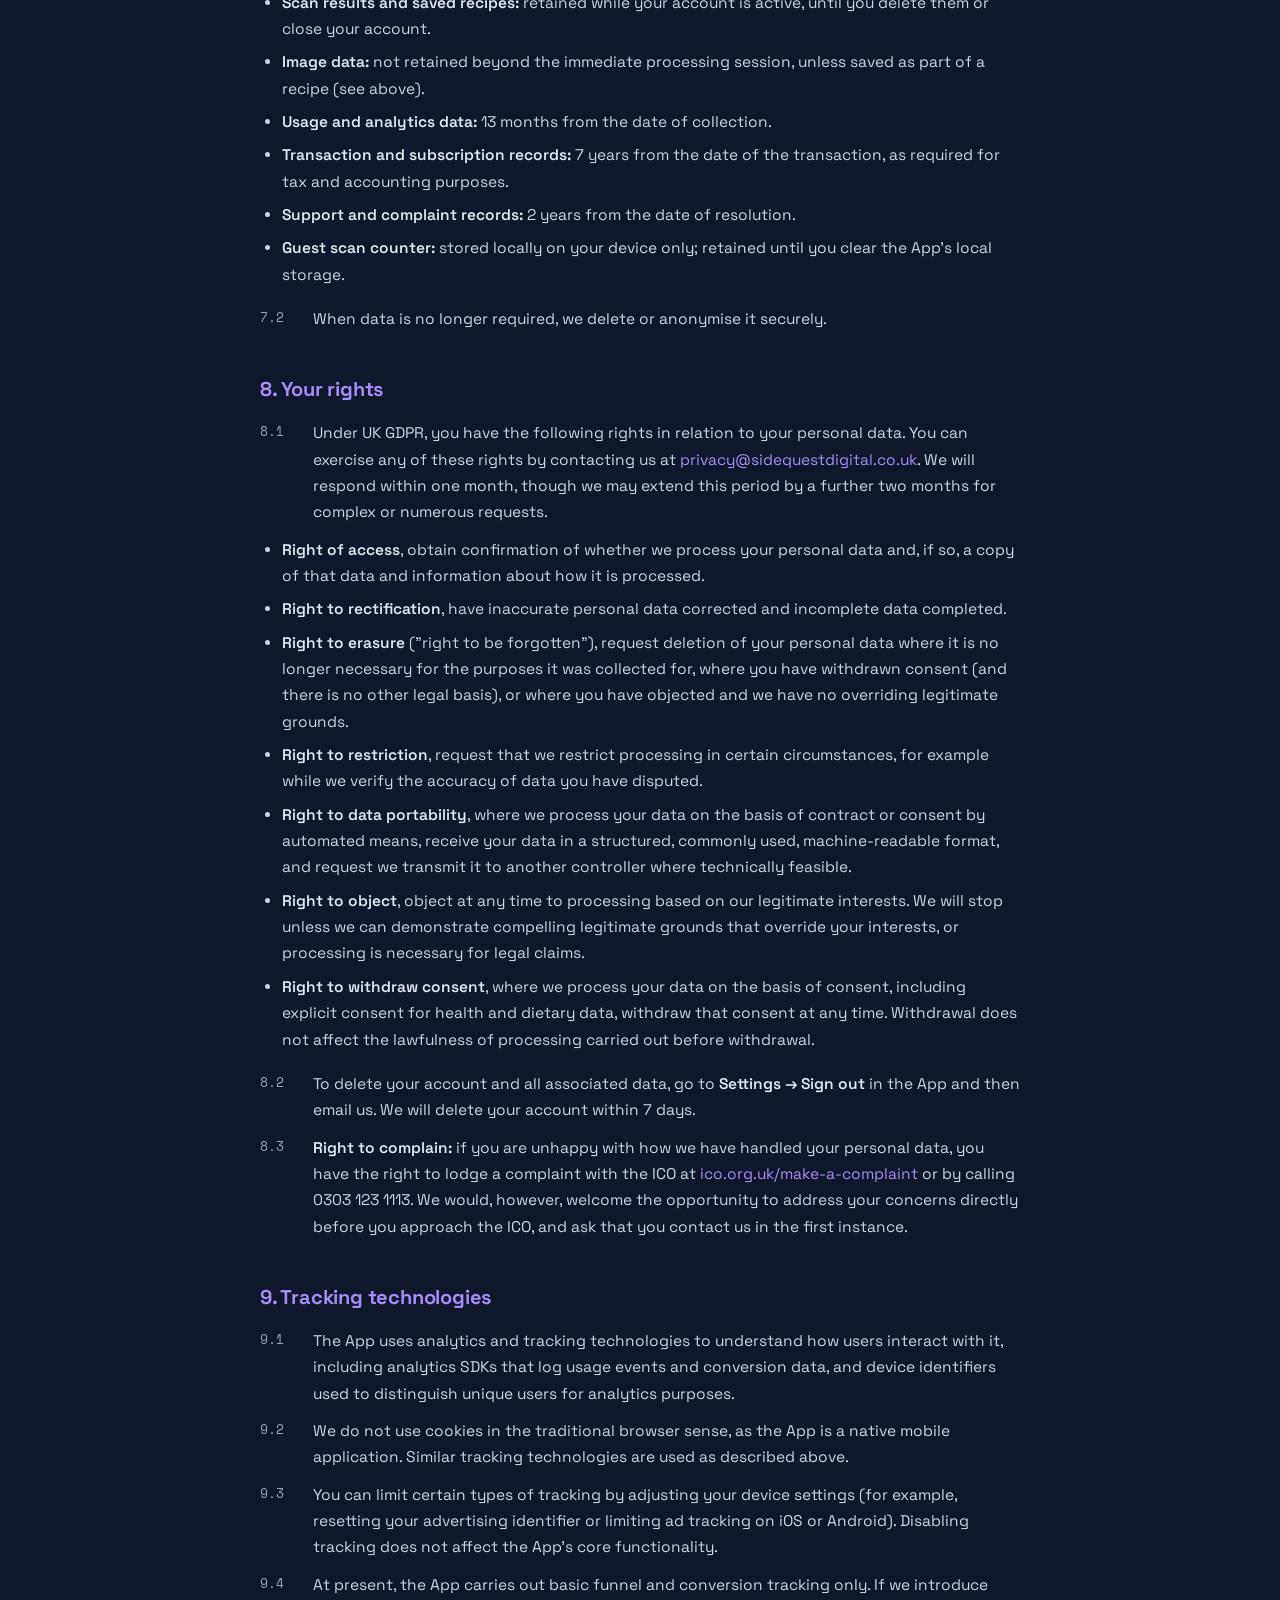
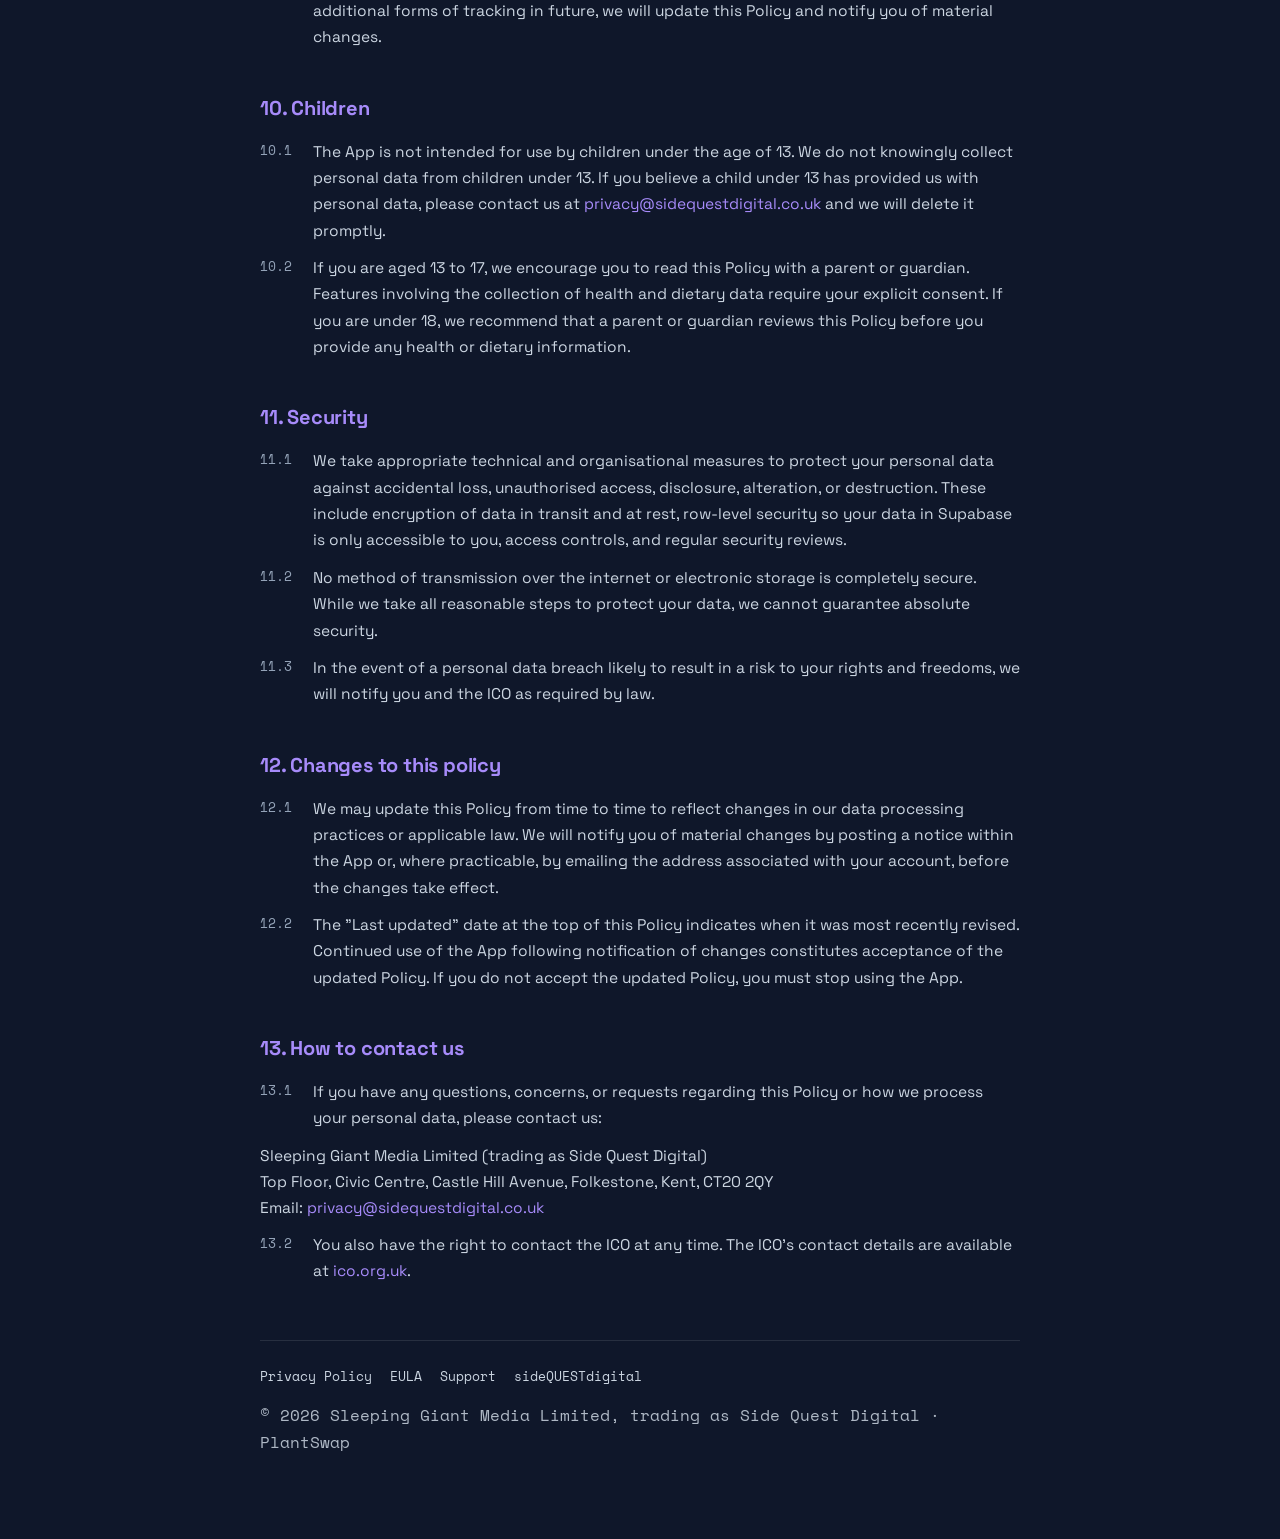
<file: plant-swap/privacy-policy/index.html>
<!doctype html>
<html lang="en-GB">
<head>
<meta charset="utf-8">
<title>Moved · PlantSwap Privacy Policy</title>
<link rel="canonical" href="../../apps/plantswap/privacy-policy/">
<meta name="robots" content="noindex,follow">
<meta http-equiv="refresh" content="0; url=../../apps/plantswap/privacy-policy/">
<script>location.replace("../../apps/plantswap/privacy-policy/" + location.hash);</script>
</head>
<body>
<p>This page has moved to <a href="../../apps/plantswap/privacy-policy/">../../apps/plantswap/privacy-policy/</a>.</p>
</body>
</html>
</file>
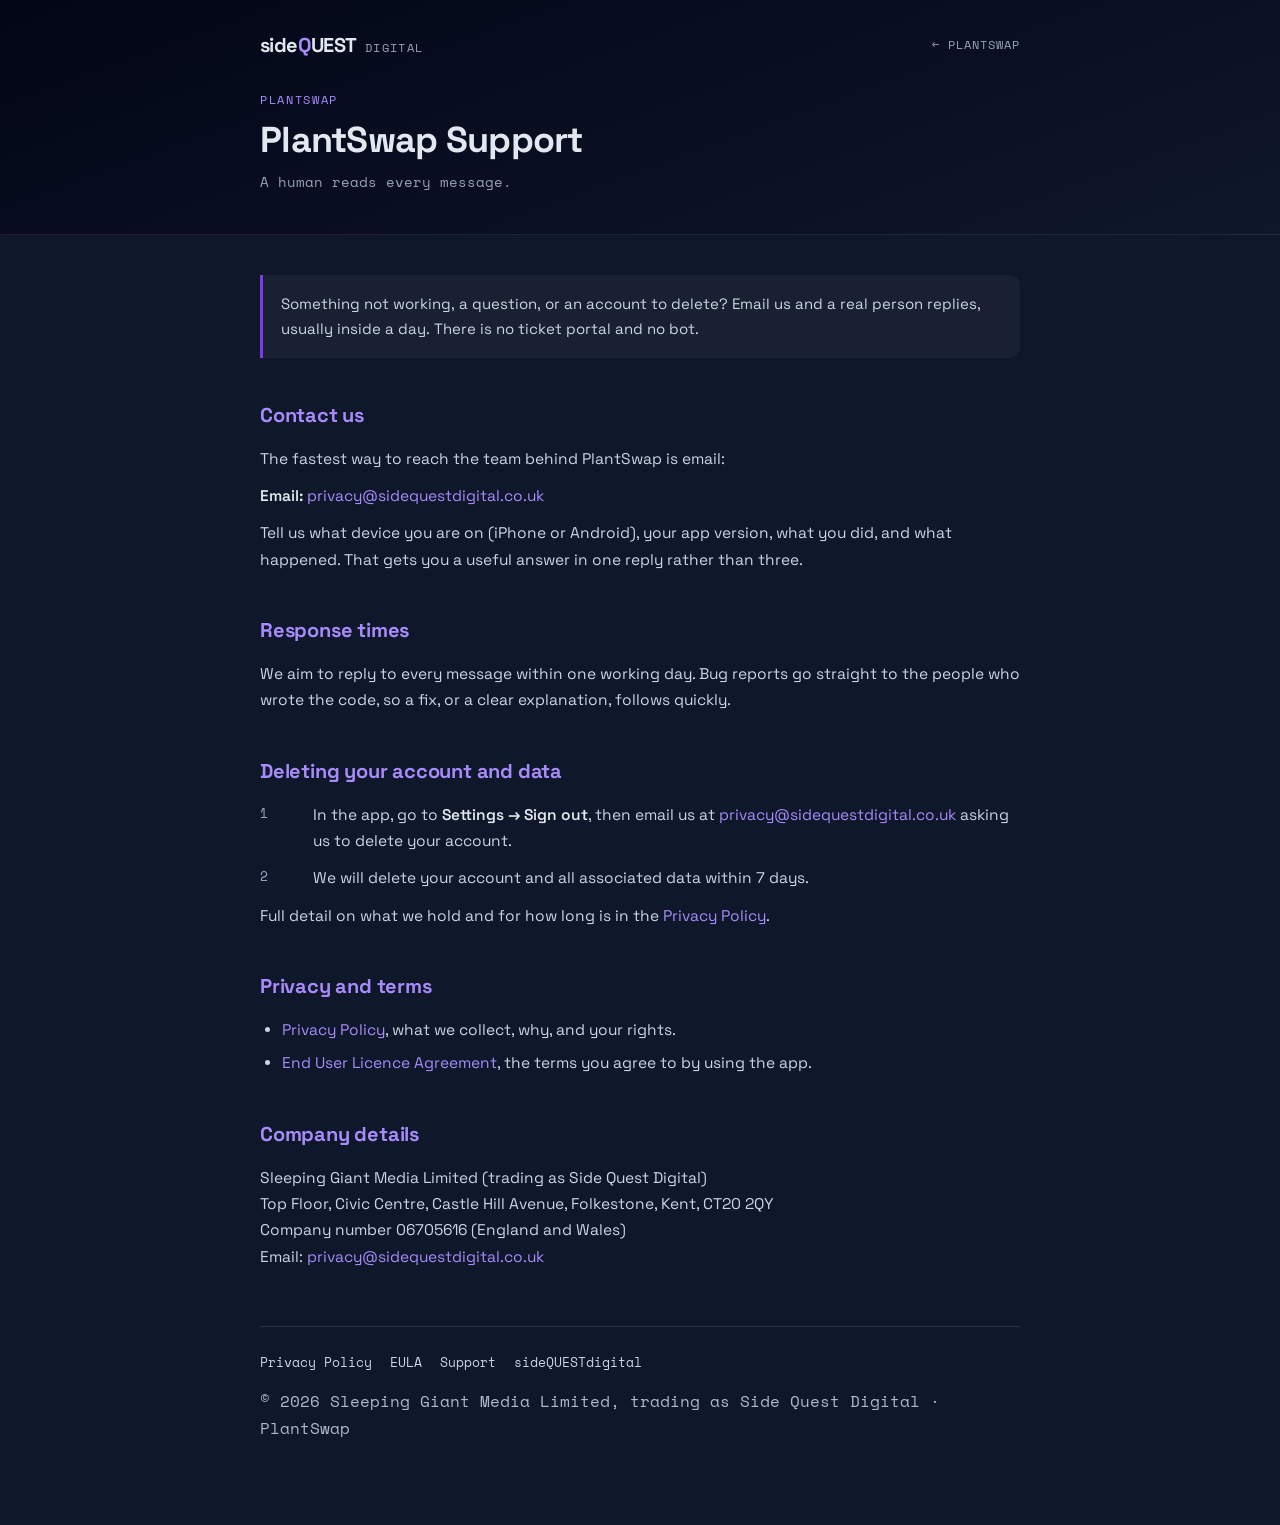
<file: plant-swap/support/index.html>
<!doctype html>
<html lang="en-GB">
<head>
<meta charset="utf-8">
<title>Moved · PlantSwap Support</title>
<link rel="canonical" href="../../apps/plantswap/support/">
<meta name="robots" content="noindex,follow">
<meta http-equiv="refresh" content="0; url=../../apps/plantswap/support/">
<script>location.replace("../../apps/plantswap/support/" + location.hash);</script>
</head>
<body>
<p>This page has moved to <a href="../../apps/plantswap/support/">../../apps/plantswap/support/</a>.</p>
</body>
</html>
</file>
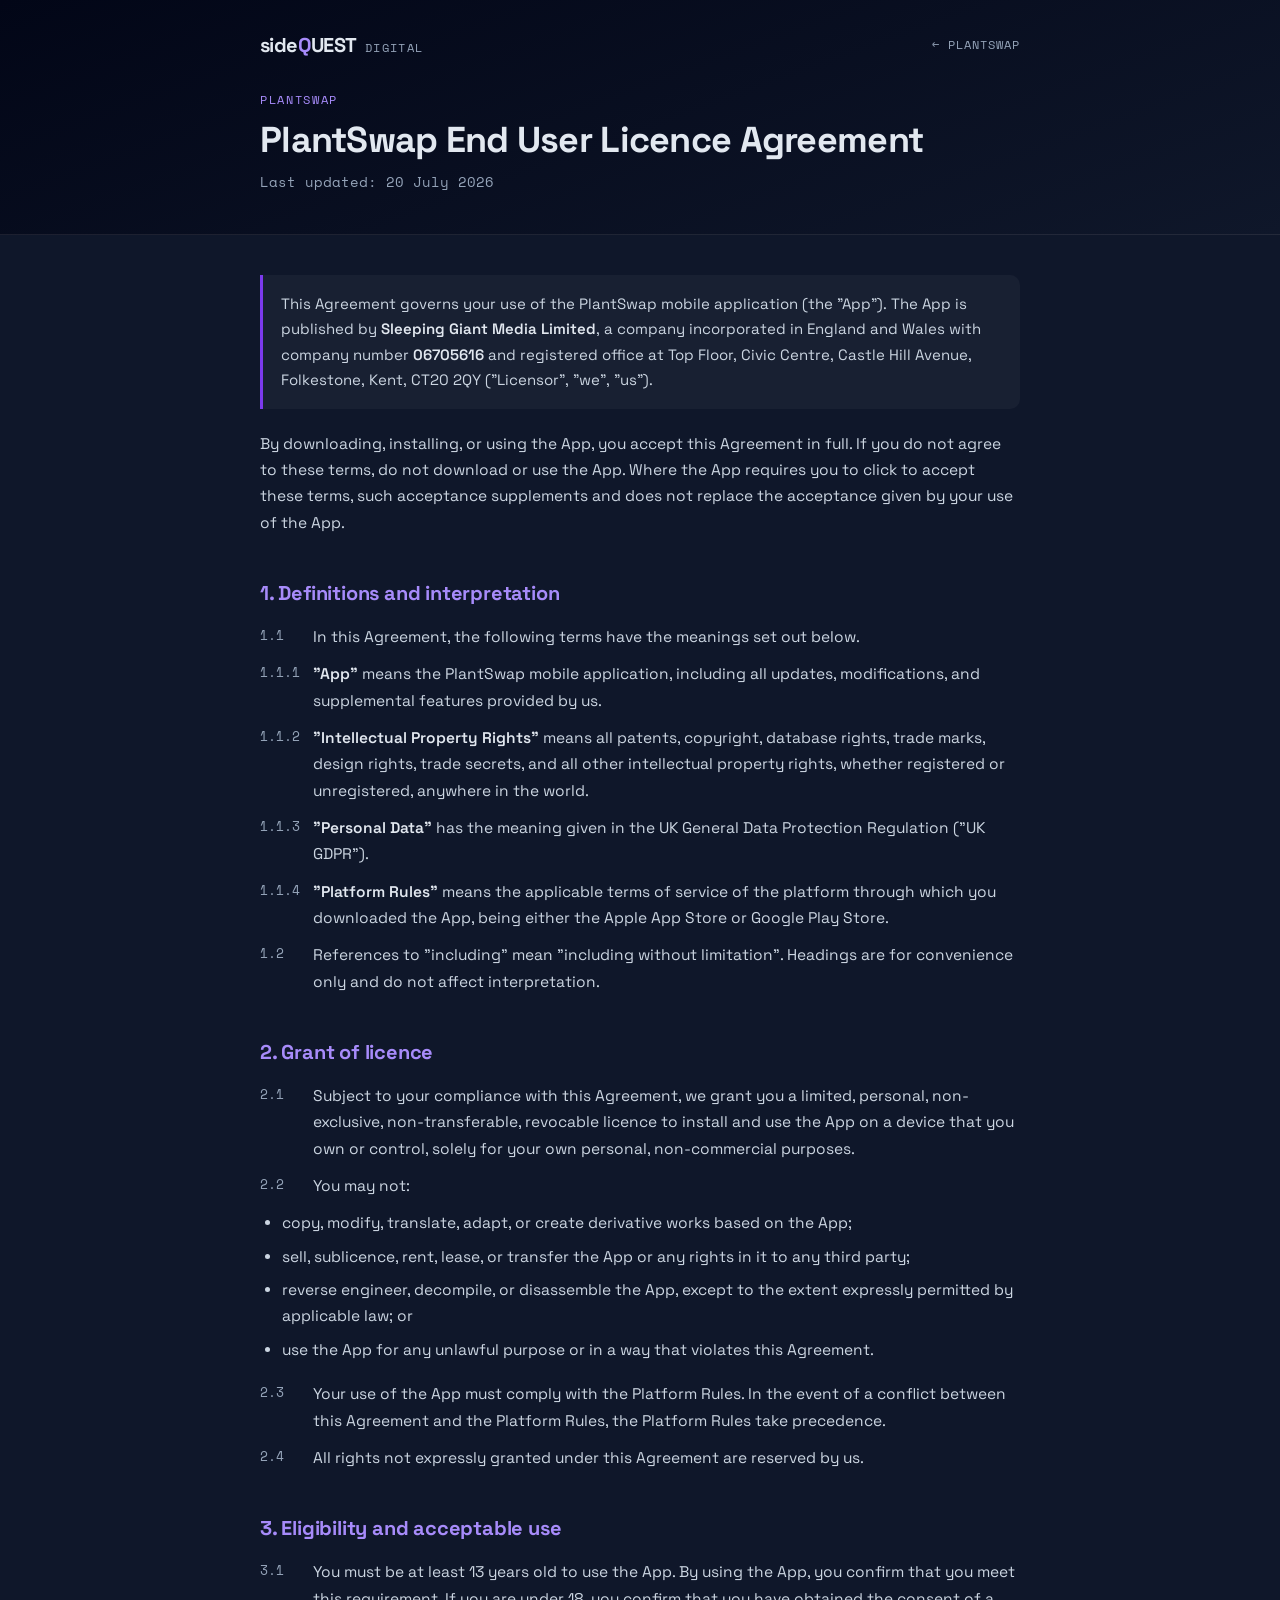
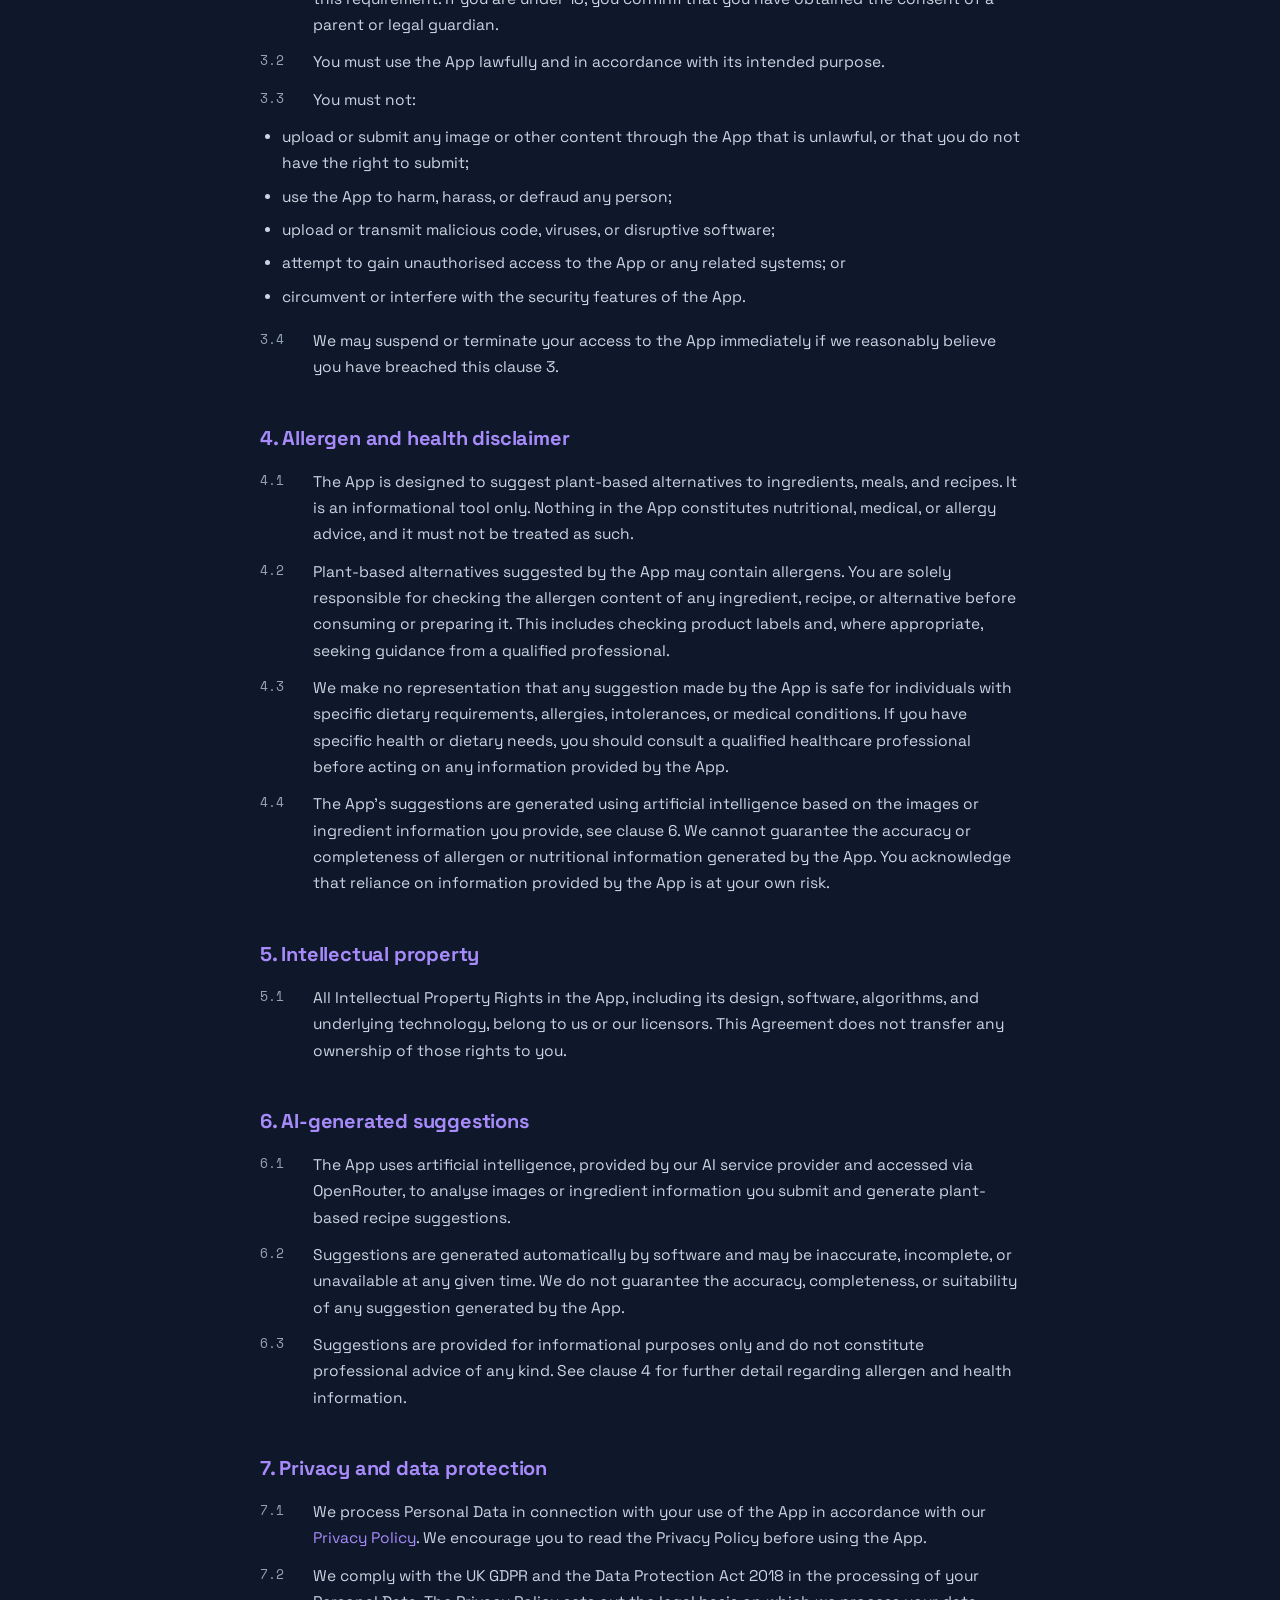
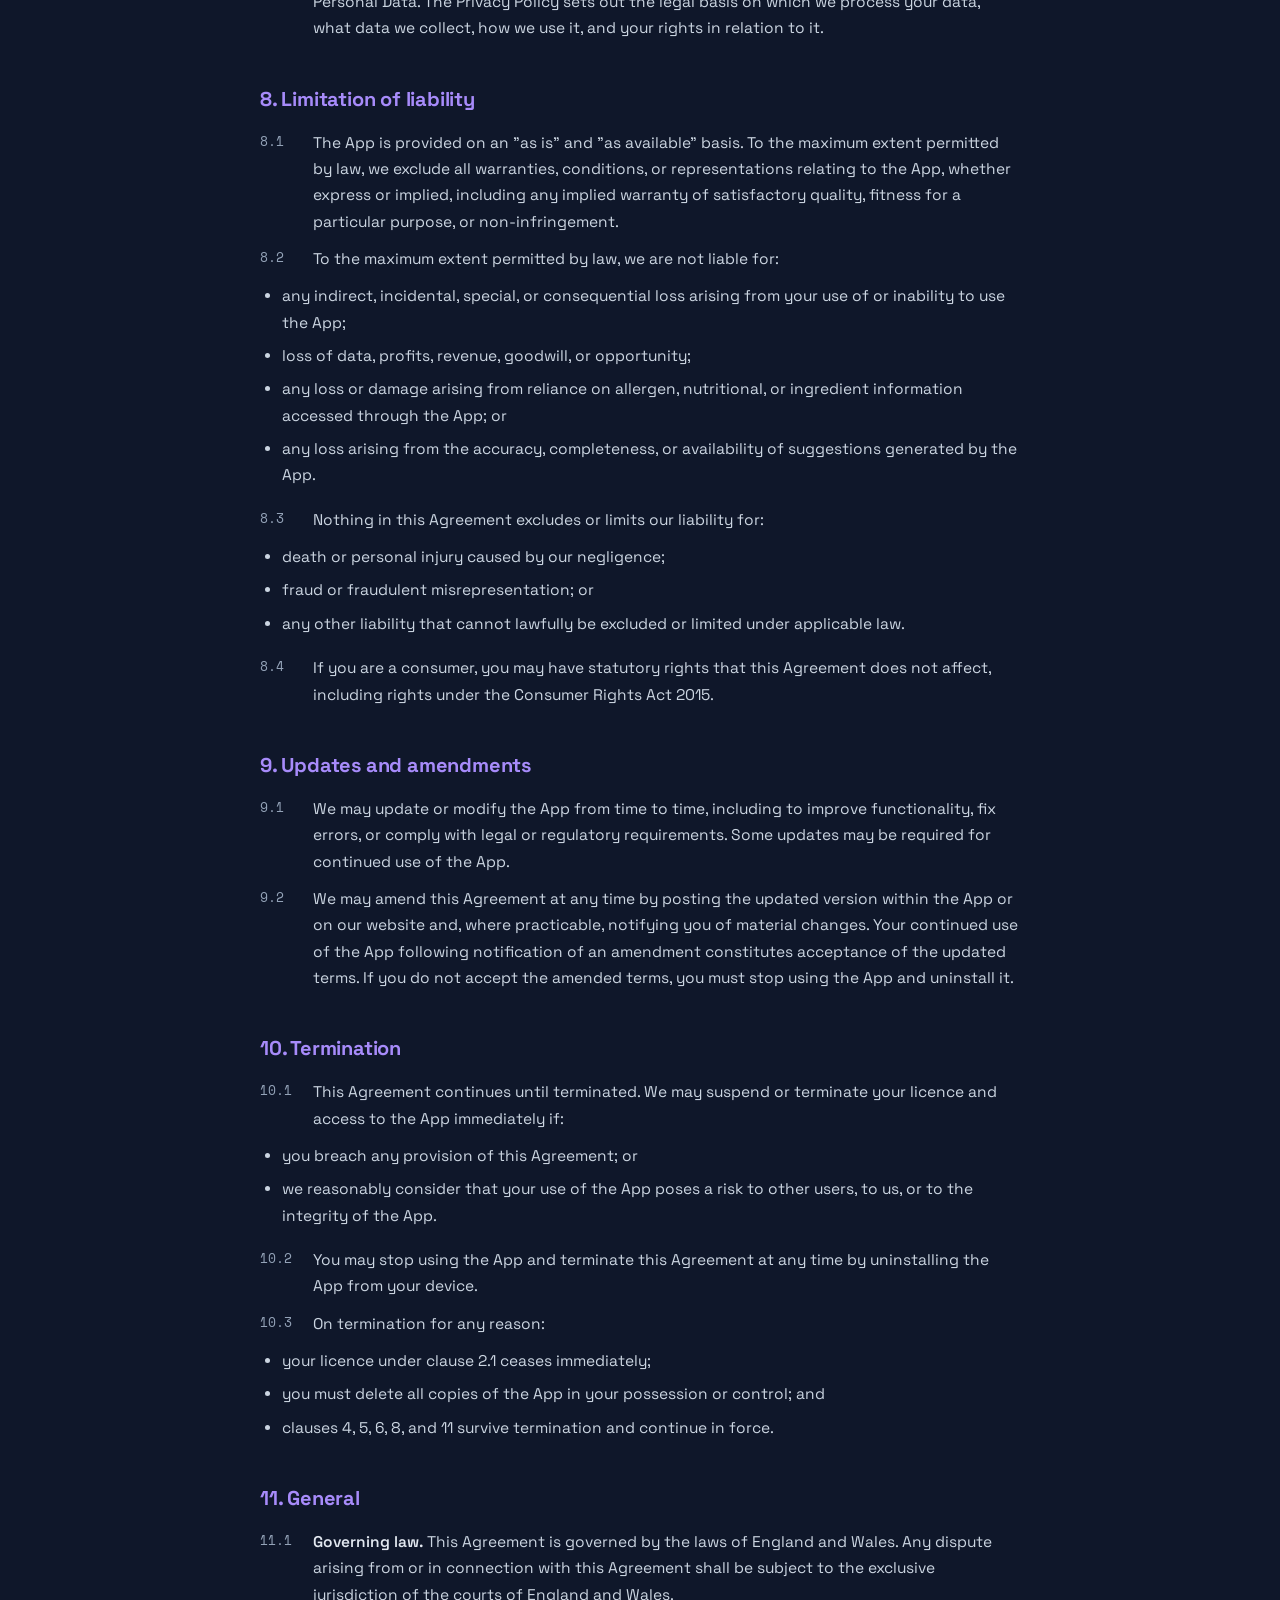
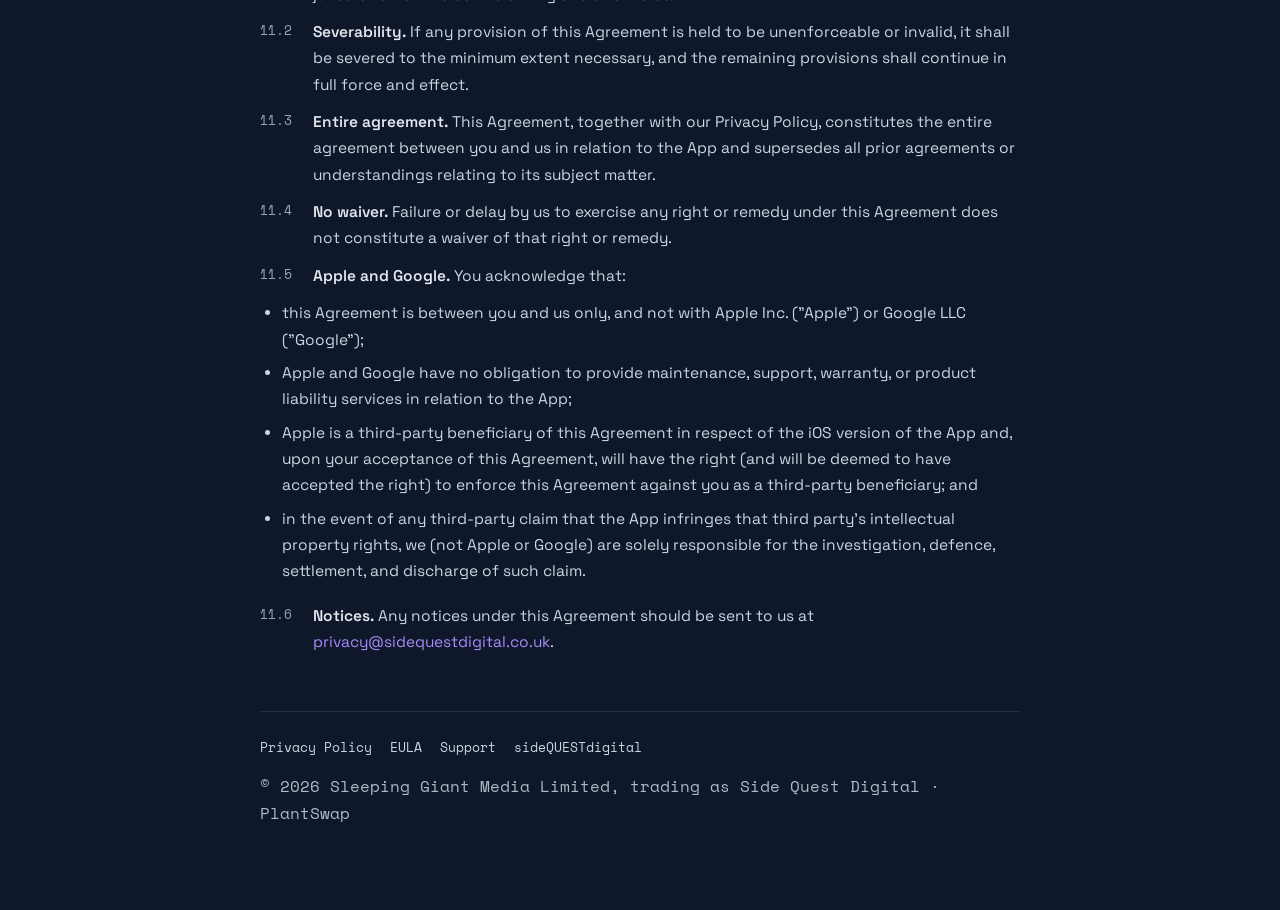
<file: apps/plantswap/eula/index.html>
<!doctype html>
<html lang="en-GB">
<head>
<meta charset="utf-8">
<meta name="viewport" content="width=device-width, initial-scale=1">
<title>End User Licence Agreement · PlantSwap</title>
<meta name="robots" content="index,follow">
<meta name="color-scheme" content="dark">
<link rel="preconnect" href="https://fonts.googleapis.com">
<link rel="preconnect" href="https://fonts.gstatic.com" crossorigin>
<link rel="stylesheet" href="https://fonts.googleapis.com/css2?family=Space+Grotesk:wght@400;500;600;700&family=Space+Mono:wght@400;700&display=swap">
<style>
  :root{
    --night:#0F172A; --void:#020617; --raised:#1E293B;
    --violet:#7C3AED; --violet-400:#A78BFA;
    --text:#E2E8F0; --text-2:#CBD5E1; --muted:#94A3B8;
    --border:rgba(248,250,252,.10); --border-hi:rgba(248,250,252,.18);
    --panel:rgba(248,250,252,.04);
    --sans:'Space Grotesk',Inter,system-ui,sans-serif;
    --mono:'Space Mono',ui-monospace,'SF Mono',monospace;
  }
  *{box-sizing:border-box;margin:0;padding:0}
  body{font-family:var(--sans);background:var(--night);color:var(--text);line-height:1.7;
    -webkit-font-smoothing:antialiased;padding:0 20px}
  a{color:var(--violet-400);text-decoration:none}
  a:hover{text-decoration:underline}
  .wrap{max-width:760px;margin:0 auto}
  header.pagehead{background:linear-gradient(160deg,var(--void),var(--night));
    border-bottom:1px solid var(--border);margin:0 -20px 40px;padding:28px 20px 40px}
  .topbar{max-width:760px;margin:0 auto 28px;display:flex;align-items:center;justify-content:space-between;gap:16px}
  .brand{font-weight:700;font-size:20px;letter-spacing:-.03em;color:var(--text);white-space:nowrap}
  .brand .q{color:var(--violet-400)}
  .brand .suffix{font-family:var(--mono);font-weight:400;font-size:12px;color:var(--muted);
    text-transform:uppercase;letter-spacing:.12em;margin-left:8px}
  .backlink{font-family:var(--mono);font-size:12px;color:var(--muted);text-transform:uppercase;letter-spacing:.08em}
  .eyebrow{font-family:var(--mono);font-size:12px;color:var(--violet-400);text-transform:uppercase;
    letter-spacing:.14em;margin-bottom:10px}
  header.pagehead h1{max-width:760px;margin:0 auto;font-size:clamp(26px,4vw,36px);font-weight:700;letter-spacing:-.02em;line-height:1.15}
  header.pagehead .updated{max-width:760px;margin:8px auto 0;color:var(--muted);font-size:14px;font-family:var(--mono)}
  h2{font-size:20px;font-weight:700;color:var(--violet-400);margin:40px 0 14px;letter-spacing:-.01em}
  h3{font-size:15px;font-weight:700;color:var(--text);margin:18px 0 6px}
  p{margin-bottom:11px;font-size:15.5px;color:var(--text-2)}
  p.clause{position:relative;padding-left:3.4em}
  p.clause .num{position:absolute;left:0;top:1px;color:var(--muted);font-family:var(--mono);
    font-size:12.5px;white-space:nowrap;font-variant-numeric:tabular-nums}
  strong{color:var(--text);font-weight:600}
  ul,ol{margin:8px 0 18px 22px;font-size:15.5px;color:var(--text-2)}
  li{margin-bottom:7px}
  .highlight{background:var(--panel);border-left:3px solid var(--violet);padding:16px 18px;
    border-radius:0 10px 10px 0;margin:4px 0 22px;font-size:15px;color:var(--text-2)}
  .highlight strong{color:var(--text)}
  .table-wrap{overflow-x:auto;margin:14px 0 22px;border:1px solid var(--border);border-radius:14px}
  table{border-collapse:collapse;width:100%;min-width:640px;font-size:14px}
  th,td{text-align:left;padding:13px 16px;border-bottom:1px solid var(--border);vertical-align:top;color:var(--text-2)}
  th{background:var(--panel);color:var(--violet-400);font-family:var(--mono);font-size:11px;
    text-transform:uppercase;letter-spacing:.06em;font-weight:700}
  tr:last-child td{border-bottom:none}
  address{font-style:normal;color:var(--text-2);font-size:15.5px}
  footer.pagefoot{max-width:760px;margin:56px auto 0;padding:24px 0 72px;border-top:1px solid var(--border);
    color:var(--muted);font-size:13px;font-family:var(--mono)}
  footer.pagefoot .xlinks{display:flex;flex-wrap:wrap;gap:8px 18px;margin-bottom:16px}
  footer.pagefoot .xlinks a{color:var(--text-2)}
  footer.pagefoot .copy{opacity:.85}
</style>
</head>
<body>
  <header class="pagehead">
    <div class="topbar">
      <a class="brand" href="../../../index.html">side<span class="q">Q</span>UEST<span class="suffix">digital</span></a>
      <a class="backlink" href="../index.html#/apps/plantswap">&larr; PlantSwap</a>
    </div>
    <p class="eyebrow wrap">PlantSwap</p>
    <h1>PlantSwap End User Licence Agreement</h1>
    <p class="updated">Last updated: 20 July 2026</p>
  </header>

  <main class="wrap">
<div class="highlight">
        This Agreement governs your use of the PlantSwap mobile application (the "App"). The App
        is published by <strong>Sleeping Giant Media Limited</strong>, a company incorporated in
        England and Wales with company number <strong>06705616</strong> and registered office at
        Top Floor, Civic Centre, Castle Hill Avenue, Folkestone, Kent, CT20 2QY ("Licensor", "we",
        "us").
      </div>

      <p>
        By downloading, installing, or using the App, you accept this Agreement in full. If you
        do not agree to these terms, do not download or use the App. Where the App requires you
        to click to accept these terms, such acceptance supplements and does not replace the
        acceptance given by your use of the App.
      </p>

      <h2>1. Definitions and interpretation</h2>
      <p class="clause"><span class="num">1.1</span> In this Agreement, the following terms have the meanings set out below.</p>
      <p class="clause"><span class="num">1.1.1</span> <strong>"App"</strong> means the PlantSwap mobile application, including all updates, modifications, and supplemental features provided by us.</p>
      <p class="clause"><span class="num">1.1.2</span> <strong>"Intellectual Property Rights"</strong> means all patents, copyright, database rights, trade marks, design rights, trade secrets, and all other intellectual property rights, whether registered or unregistered, anywhere in the world.</p>
      <p class="clause"><span class="num">1.1.3</span> <strong>"Personal Data"</strong> has the meaning given in the UK General Data Protection Regulation ("UK GDPR").</p>
      <p class="clause"><span class="num">1.1.4</span> <strong>"Platform Rules"</strong> means the applicable terms of service of the platform through which you downloaded the App, being either the Apple App Store or Google Play Store.</p>
      <p class="clause"><span class="num">1.2</span> References to "including" mean "including without limitation". Headings are for convenience only and do not affect interpretation.</p>

      <h2>2. Grant of licence</h2>
      <p class="clause"><span class="num">2.1</span> Subject to your compliance with this Agreement, we grant you a limited, personal, non-exclusive, non-transferable, revocable licence to install and use the App on a device that you own or control, solely for your own personal, non-commercial purposes.</p>
      <p class="clause"><span class="num">2.2</span> You may not:</p>
      <ul>
        <li>copy, modify, translate, adapt, or create derivative works based on the App;</li>
        <li>sell, sublicence, rent, lease, or transfer the App or any rights in it to any third party;</li>
        <li>reverse engineer, decompile, or disassemble the App, except to the extent expressly permitted by applicable law; or</li>
        <li>use the App for any unlawful purpose or in a way that violates this Agreement.</li>
      </ul>
      <p class="clause"><span class="num">2.3</span> Your use of the App must comply with the Platform Rules. In the event of a conflict between this Agreement and the Platform Rules, the Platform Rules take precedence.</p>
      <p class="clause"><span class="num">2.4</span> All rights not expressly granted under this Agreement are reserved by us.</p>

      <h2>3. Eligibility and acceptable use</h2>
      <p class="clause"><span class="num">3.1</span> You must be at least 13 years old to use the App. By using the App, you confirm that you meet this requirement. If you are under 18, you confirm that you have obtained the consent of a parent or legal guardian.</p>
      <p class="clause"><span class="num">3.2</span> You must use the App lawfully and in accordance with its intended purpose.</p>
      <p class="clause"><span class="num">3.3</span> You must not:</p>
      <ul>
        <li>upload or submit any image or other content through the App that is unlawful, or that you do not have the right to submit;</li>
        <li>use the App to harm, harass, or defraud any person;</li>
        <li>upload or transmit malicious code, viruses, or disruptive software;</li>
        <li>attempt to gain unauthorised access to the App or any related systems; or</li>
        <li>circumvent or interfere with the security features of the App.</li>
      </ul>
      <p class="clause"><span class="num">3.4</span> We may suspend or terminate your access to the App immediately if we reasonably believe you have breached this clause 3.</p>

      <h2>4. Allergen and health disclaimer</h2>
      <p class="clause"><span class="num">4.1</span> The App is designed to suggest plant-based alternatives to ingredients, meals, and recipes. It is an informational tool only. Nothing in the App constitutes nutritional, medical, or allergy advice, and it must not be treated as such.</p>
      <p class="clause"><span class="num">4.2</span> Plant-based alternatives suggested by the App may contain allergens. You are solely responsible for checking the allergen content of any ingredient, recipe, or alternative before consuming or preparing it. This includes checking product labels and, where appropriate, seeking guidance from a qualified professional.</p>
      <p class="clause"><span class="num">4.3</span> We make no representation that any suggestion made by the App is safe for individuals with specific dietary requirements, allergies, intolerances, or medical conditions. If you have specific health or dietary needs, you should consult a qualified healthcare professional before acting on any information provided by the App.</p>
      <p class="clause"><span class="num">4.4</span> The App's suggestions are generated using artificial intelligence based on the images or ingredient information you provide, see clause 6. We cannot guarantee the accuracy or completeness of allergen or nutritional information generated by the App. You acknowledge that reliance on information provided by the App is at your own risk.</p>

      <h2>5. Intellectual property</h2>
      <p class="clause"><span class="num">5.1</span> All Intellectual Property Rights in the App, including its design, software, algorithms, and underlying technology, belong to us or our licensors. This Agreement does not transfer any ownership of those rights to you.</p>

      <h2>6. AI-generated suggestions</h2>
      <p class="clause"><span class="num">6.1</span> The App uses artificial intelligence, provided by our AI service provider and accessed via OpenRouter, to analyse images or ingredient information you submit and generate plant-based recipe suggestions.</p>
      <p class="clause"><span class="num">6.2</span> Suggestions are generated automatically by software and may be inaccurate, incomplete, or unavailable at any given time. We do not guarantee the accuracy, completeness, or suitability of any suggestion generated by the App.</p>
      <p class="clause"><span class="num">6.3</span> Suggestions are provided for informational purposes only and do not constitute professional advice of any kind. See clause 4 for further detail regarding allergen and health information.</p>

      <h2>7. Privacy and data protection</h2>
      <p class="clause"><span class="num">7.1</span> We process Personal Data in connection with your use of the App in accordance with our <a href="../privacy-policy/">Privacy Policy</a>. We encourage you to read the Privacy Policy before using the App.</p>
      <p class="clause"><span class="num">7.2</span> We comply with the UK GDPR and the Data Protection Act 2018 in the processing of your Personal Data. The Privacy Policy sets out the legal basis on which we process your data, what data we collect, how we use it, and your rights in relation to it.</p>

      <h2>8. Limitation of liability</h2>
      <p class="clause"><span class="num">8.1</span> The App is provided on an "as is" and "as available" basis. To the maximum extent permitted by law, we exclude all warranties, conditions, or representations relating to the App, whether express or implied, including any implied warranty of satisfactory quality, fitness for a particular purpose, or non-infringement.</p>
      <p class="clause"><span class="num">8.2</span> To the maximum extent permitted by law, we are not liable for:</p>
      <ul>
        <li>any indirect, incidental, special, or consequential loss arising from your use of or inability to use the App;</li>
        <li>loss of data, profits, revenue, goodwill, or opportunity;</li>
        <li>any loss or damage arising from reliance on allergen, nutritional, or ingredient information accessed through the App; or</li>
        <li>any loss arising from the accuracy, completeness, or availability of suggestions generated by the App.</li>
      </ul>
      <p class="clause"><span class="num">8.3</span> Nothing in this Agreement excludes or limits our liability for:</p>
      <ul>
        <li>death or personal injury caused by our negligence;</li>
        <li>fraud or fraudulent misrepresentation; or</li>
        <li>any other liability that cannot lawfully be excluded or limited under applicable law.</li>
      </ul>
      <p class="clause"><span class="num">8.4</span> If you are a consumer, you may have statutory rights that this Agreement does not affect, including rights under the Consumer Rights Act 2015.</p>

      <h2>9. Updates and amendments</h2>
      <p class="clause"><span class="num">9.1</span> We may update or modify the App from time to time, including to improve functionality, fix errors, or comply with legal or regulatory requirements. Some updates may be required for continued use of the App.</p>
      <p class="clause"><span class="num">9.2</span> We may amend this Agreement at any time by posting the updated version within the App or on our website and, where practicable, notifying you of material changes. Your continued use of the App following notification of an amendment constitutes acceptance of the updated terms. If you do not accept the amended terms, you must stop using the App and uninstall it.</p>

      <h2>10. Termination</h2>
      <p class="clause"><span class="num">10.1</span> This Agreement continues until terminated. We may suspend or terminate your licence and access to the App immediately if:</p>
      <ul>
        <li>you breach any provision of this Agreement; or</li>
        <li>we reasonably consider that your use of the App poses a risk to other users, to us, or to the integrity of the App.</li>
      </ul>
      <p class="clause"><span class="num">10.2</span> You may stop using the App and terminate this Agreement at any time by uninstalling the App from your device.</p>
      <p class="clause"><span class="num">10.3</span> On termination for any reason:</p>
      <ul>
        <li>your licence under clause 2.1 ceases immediately;</li>
        <li>you must delete all copies of the App in your possession or control; and</li>
        <li>clauses 4, 5, 6, 8, and 11 survive termination and continue in force.</li>
      </ul>

      <h2>11. General</h2>
      <p class="clause"><span class="num">11.1</span> <strong>Governing law.</strong> This Agreement is governed by the laws of England and Wales. Any dispute arising from or in connection with this Agreement shall be subject to the exclusive jurisdiction of the courts of England and Wales.</p>
      <p class="clause"><span class="num">11.2</span> <strong>Severability.</strong> If any provision of this Agreement is held to be unenforceable or invalid, it shall be severed to the minimum extent necessary, and the remaining provisions shall continue in full force and effect.</p>
      <p class="clause"><span class="num">11.3</span> <strong>Entire agreement.</strong> This Agreement, together with our Privacy Policy, constitutes the entire agreement between you and us in relation to the App and supersedes all prior agreements or understandings relating to its subject matter.</p>
      <p class="clause"><span class="num">11.4</span> <strong>No waiver.</strong> Failure or delay by us to exercise any right or remedy under this Agreement does not constitute a waiver of that right or remedy.</p>
      <p class="clause"><span class="num">11.5</span> <strong>Apple and Google.</strong> You acknowledge that:</p>
      <ul>
        <li>this Agreement is between you and us only, and not with Apple Inc. ("Apple") or Google LLC ("Google");</li>
        <li>Apple and Google have no obligation to provide maintenance, support, warranty, or product liability services in relation to the App;</li>
        <li>Apple is a third-party beneficiary of this Agreement in respect of the iOS version of the App and, upon your acceptance of this Agreement, will have the right (and will be deemed to have accepted the right) to enforce this Agreement against you as a third-party beneficiary; and</li>
        <li>in the event of any third-party claim that the App infringes that third party's intellectual property rights, we (not Apple or Google) are solely responsible for the investigation, defence, settlement, and discharge of such claim.</li>
      </ul>
      <p class="clause"><span class="num">11.6</span> <strong>Notices.</strong> Any notices under this Agreement should be sent to us at <a href="mailto:privacy@sidequestdigital.co.uk">privacy@sidequestdigital.co.uk</a>.</p>
  </main>

  <footer class="pagefoot">
    <div class="wrap">
      <div class="xlinks">
        <a href="../privacy-policy/">Privacy Policy</a>
        <a href="../eula/">EULA</a>
        <a href="../support/">Support</a>
        <a href="../../../index.html">sideQUESTdigital</a>
      </div>
      <p class="copy">&copy; 2026 Sleeping Giant Media Limited, trading as Side Quest Digital &middot; PlantSwap</p>
    </div>
  </footer>
</body>
</html>
</file>
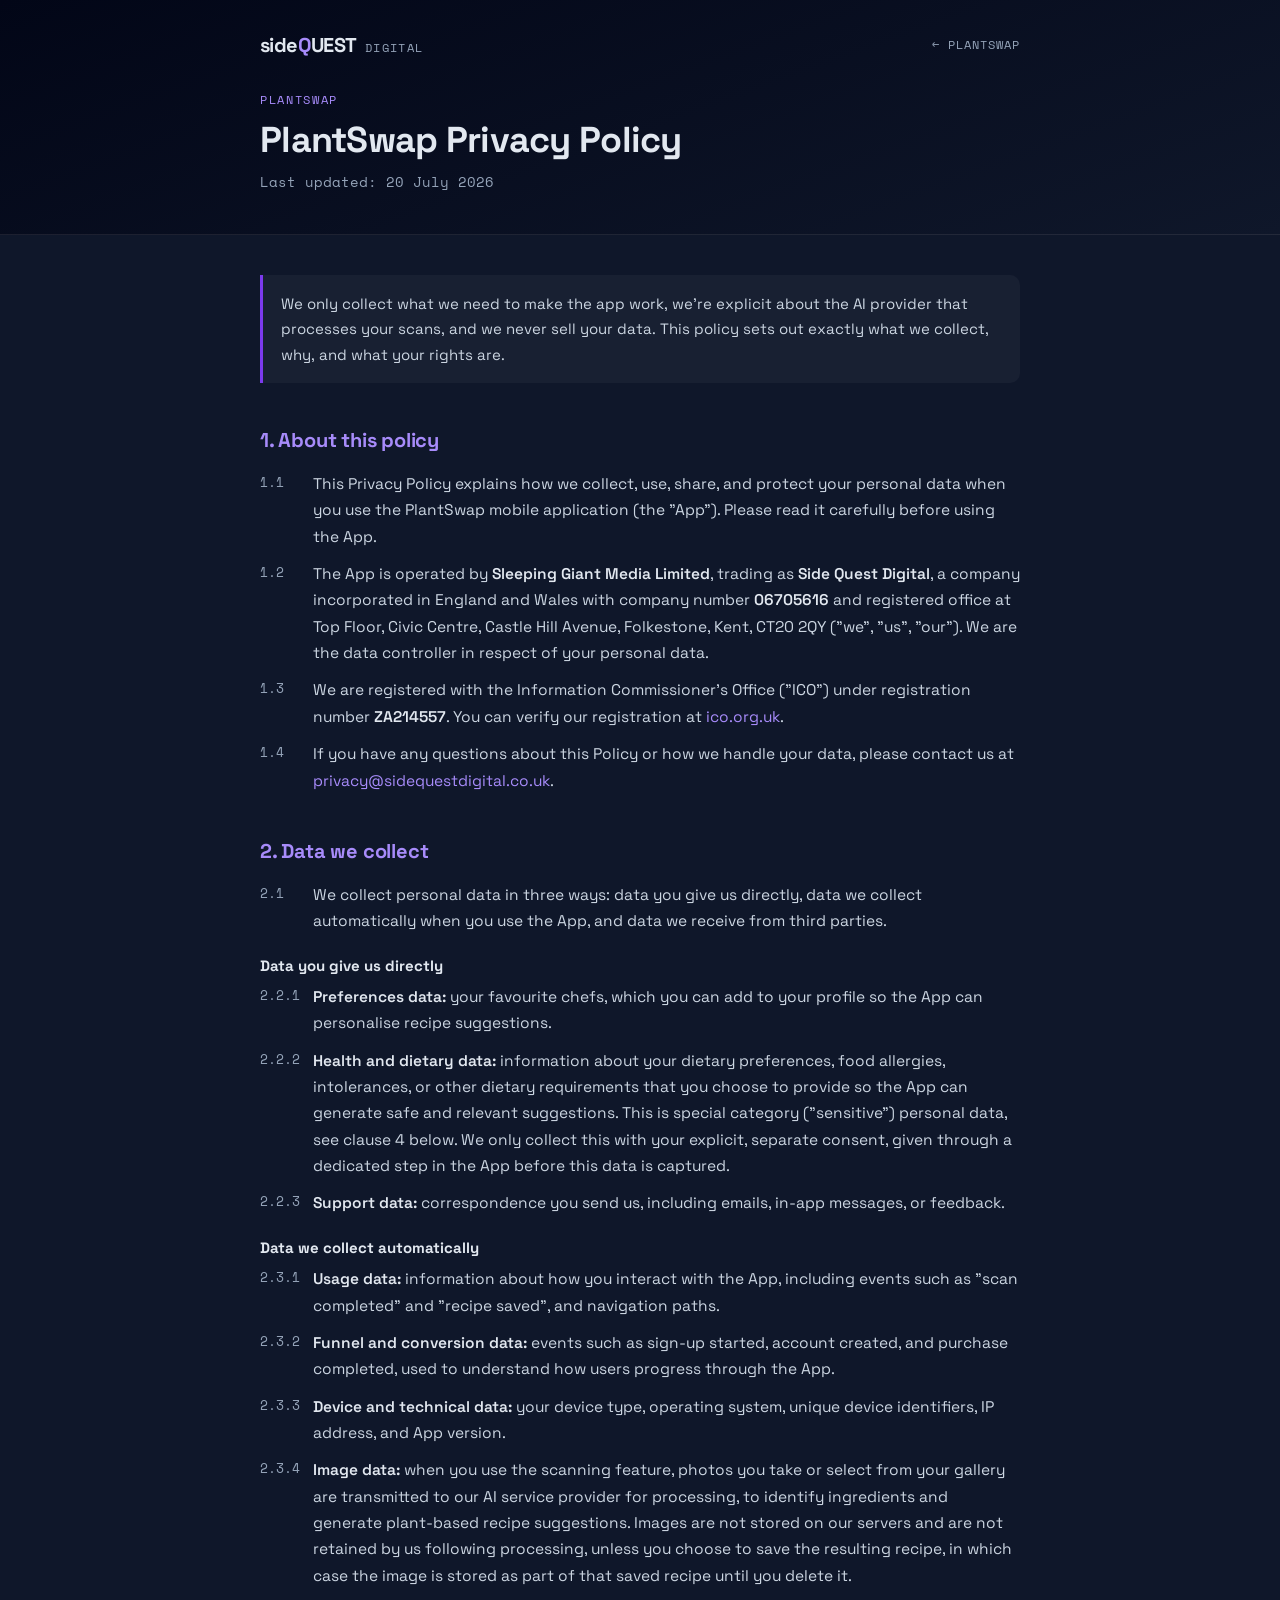
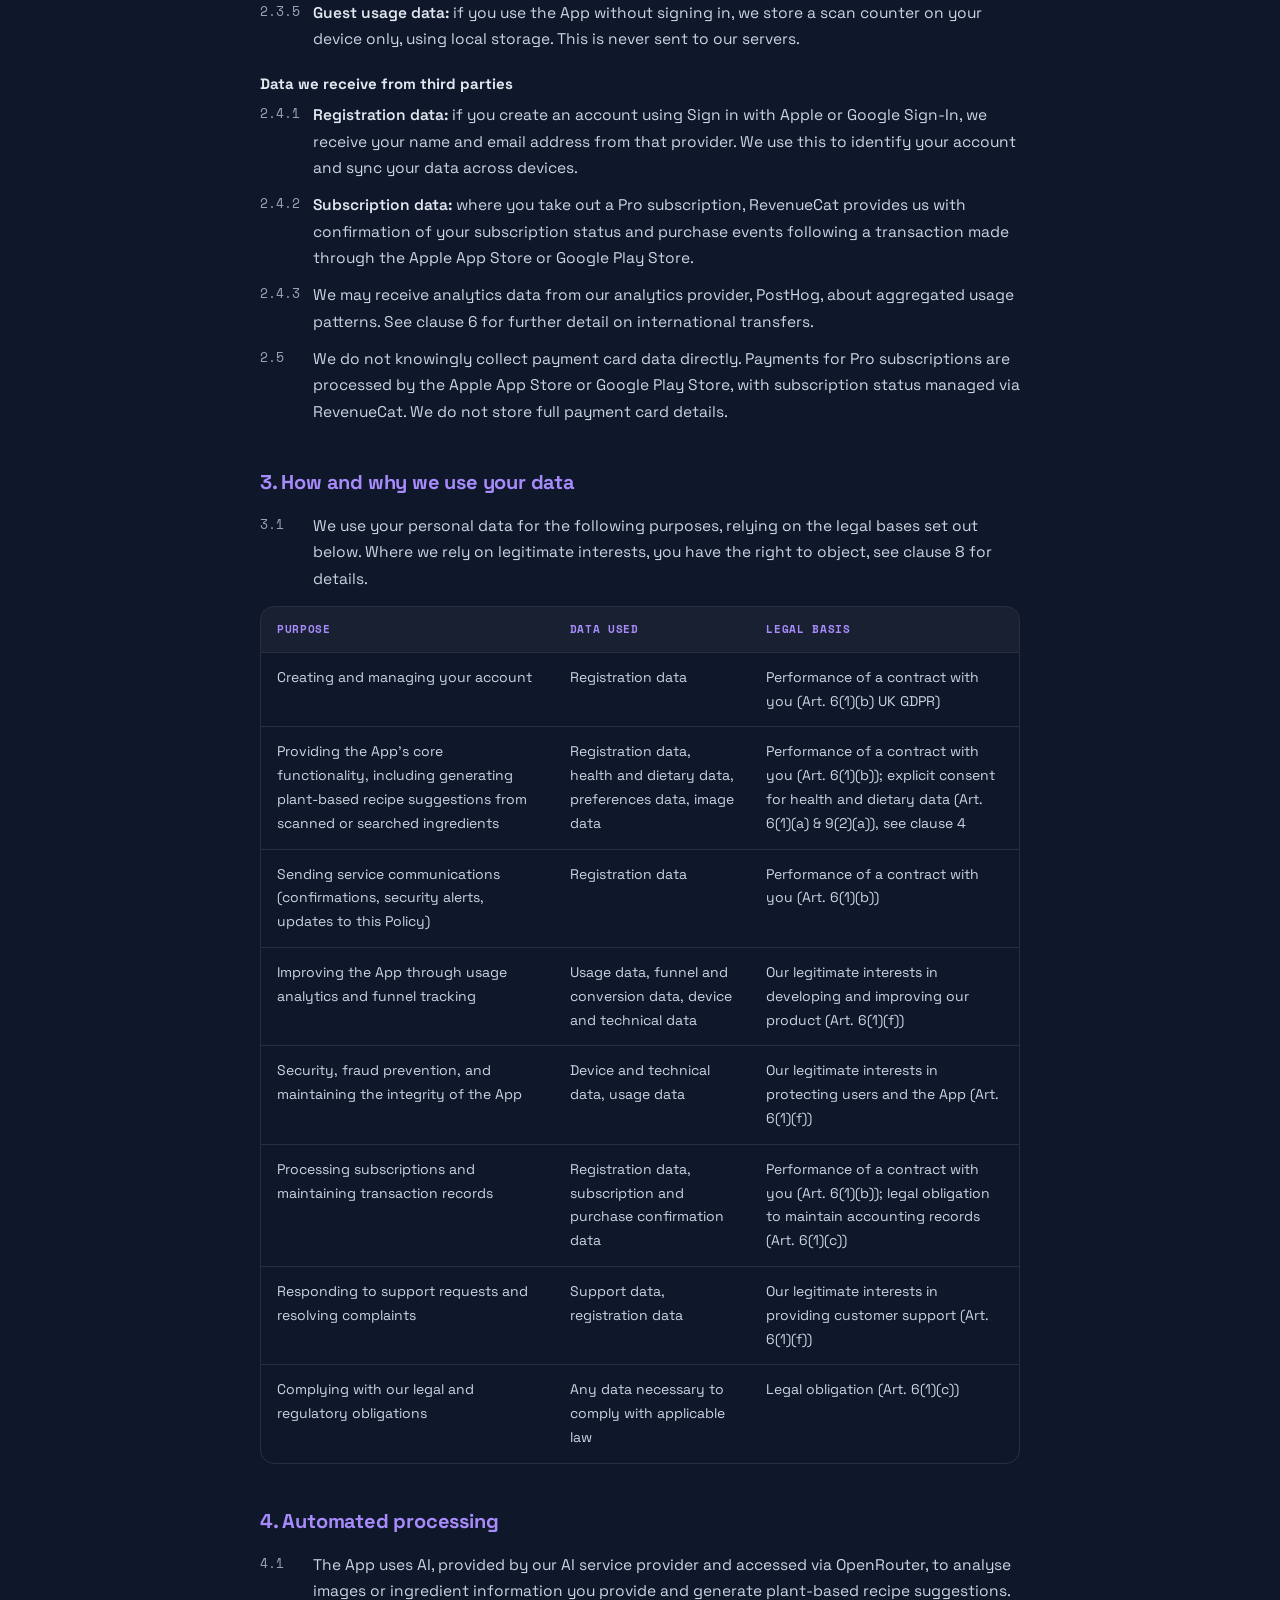
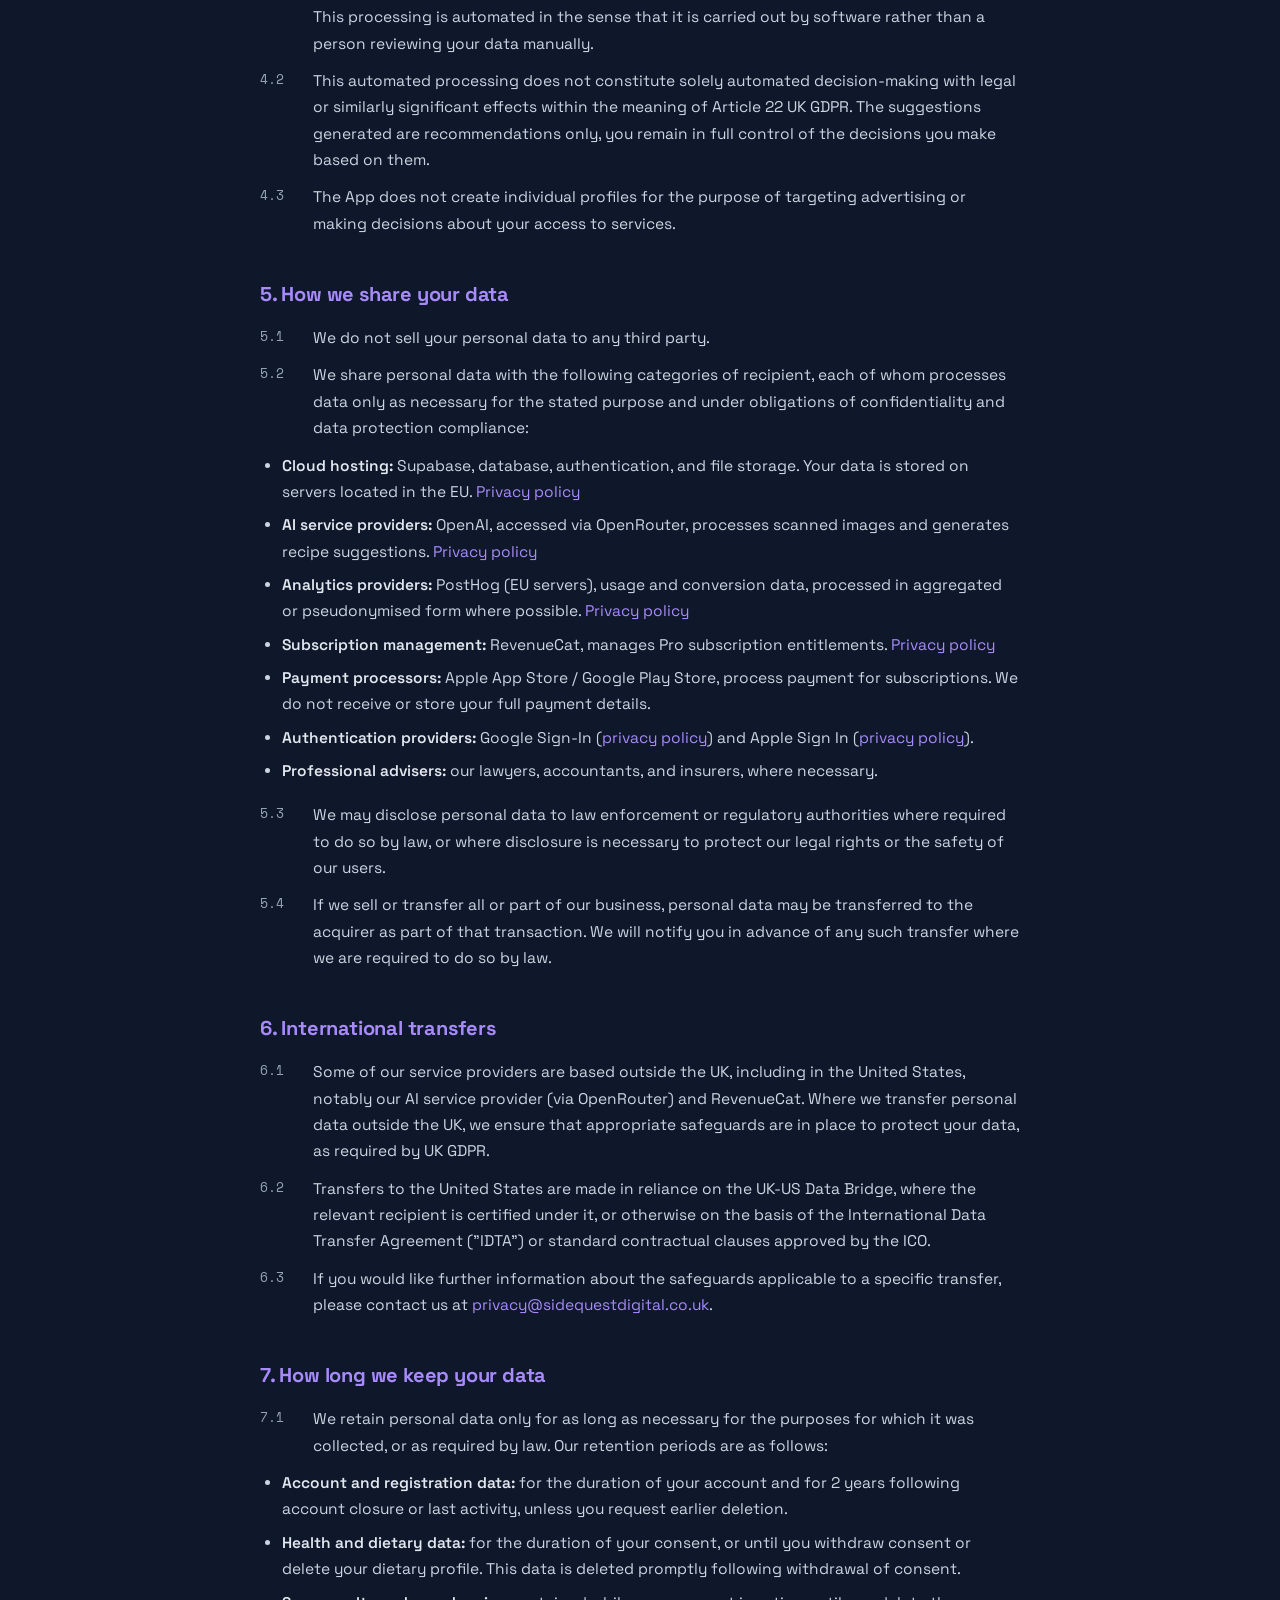
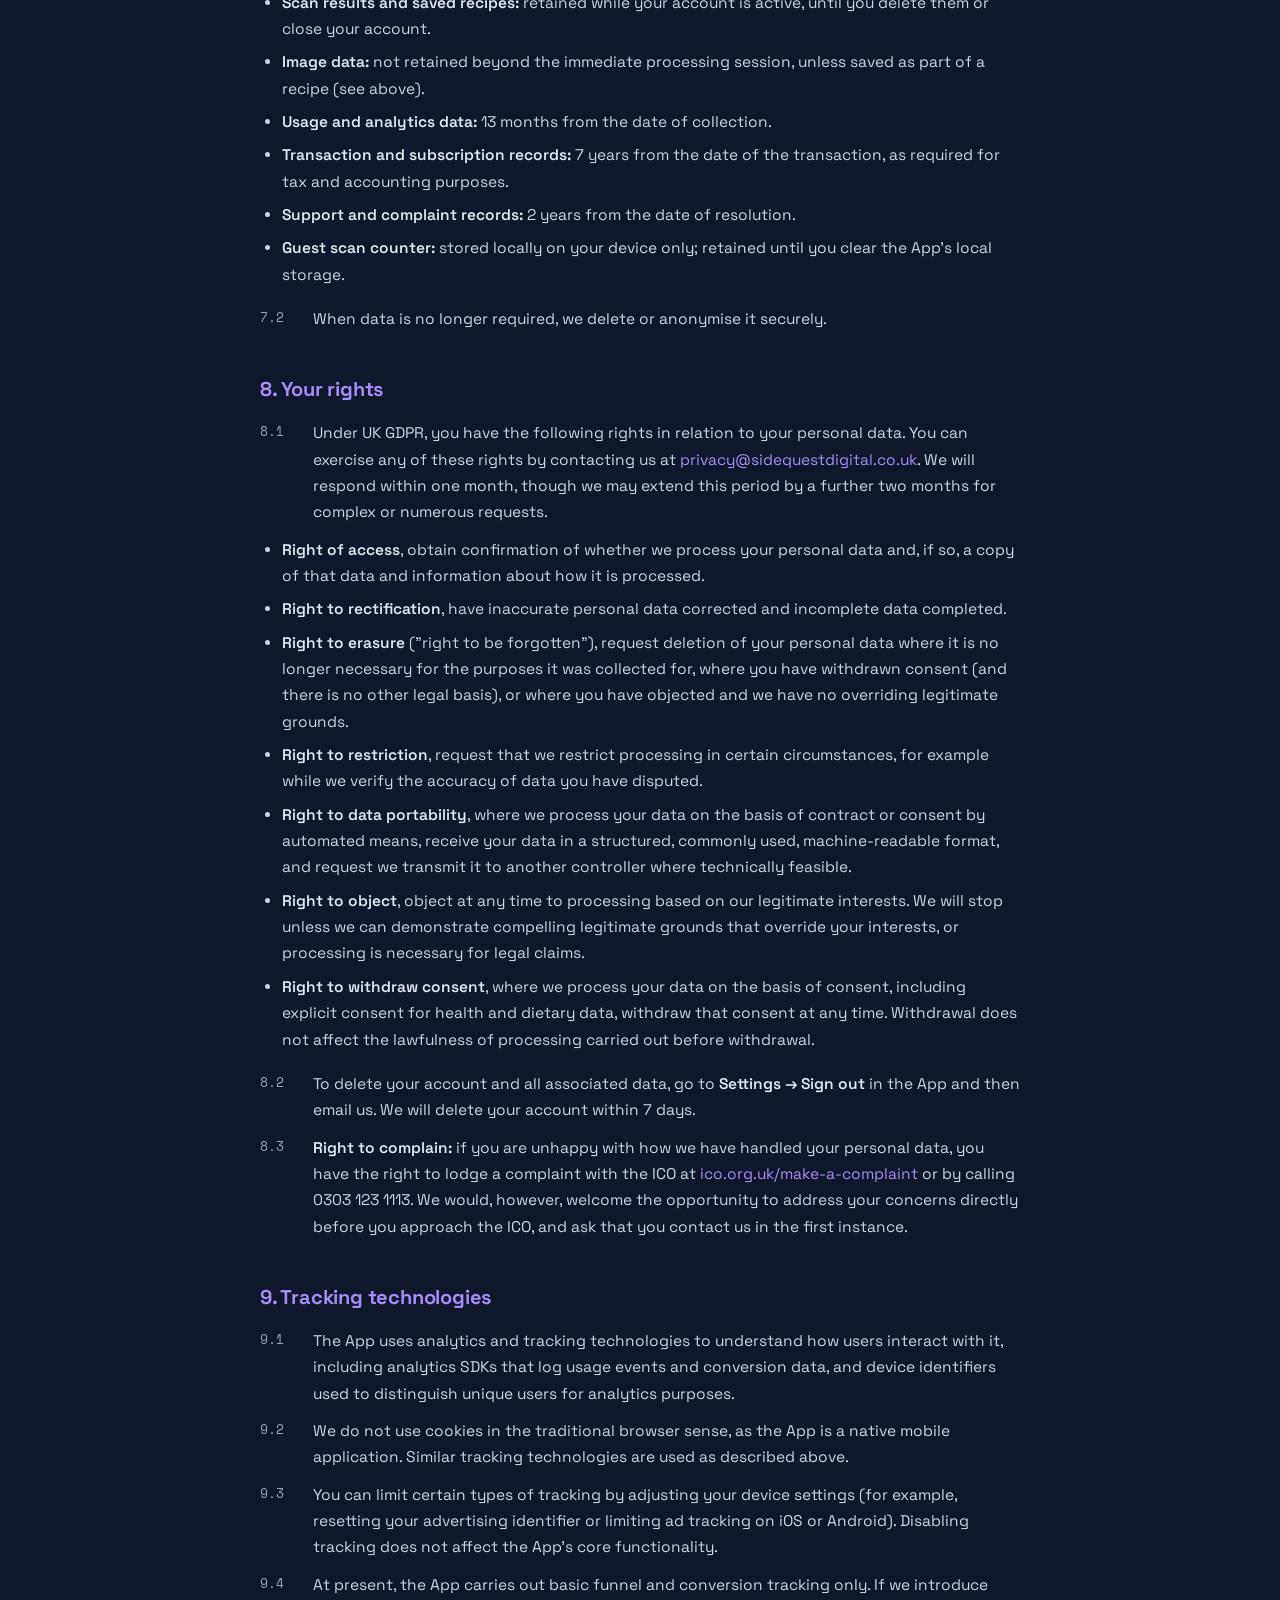
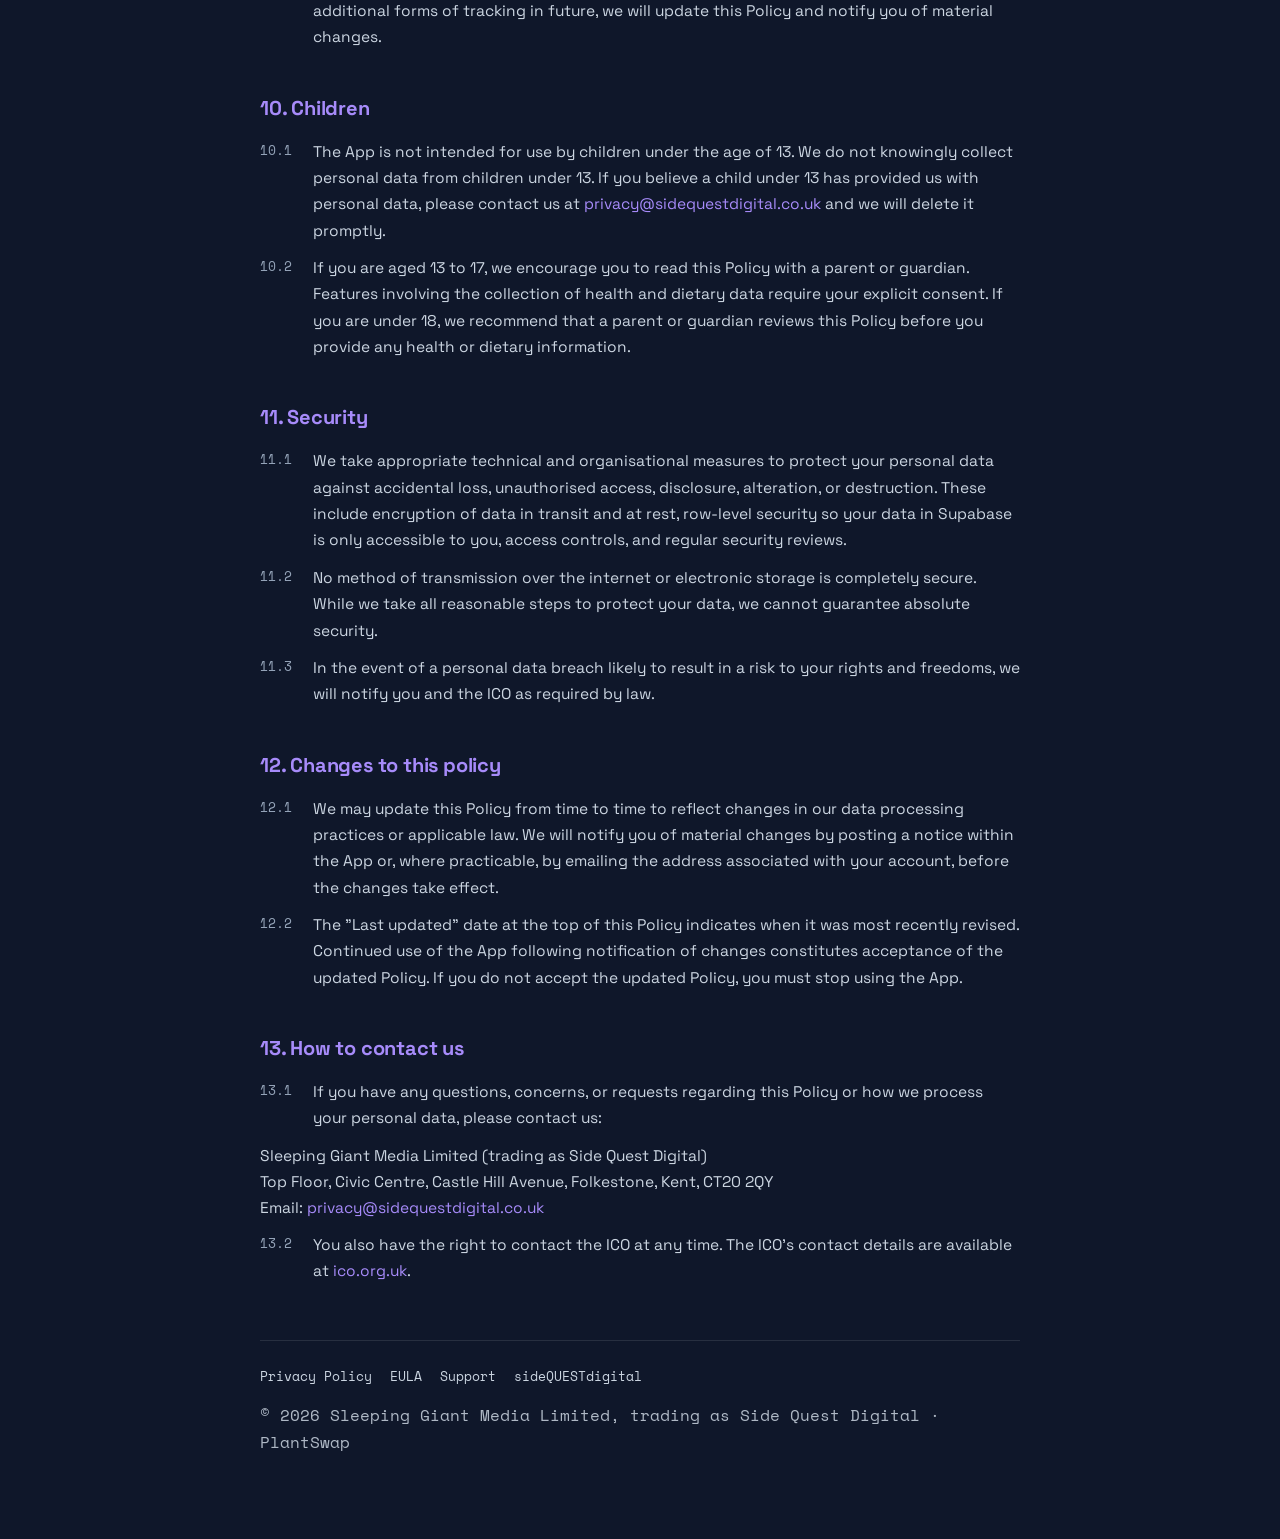
<file: apps/plantswap/privacy-policy/index.html>
<!doctype html>
<html lang="en-GB">
<head>
<meta charset="utf-8">
<meta name="viewport" content="width=device-width, initial-scale=1">
<title>Privacy Policy · PlantSwap</title>
<meta name="robots" content="index,follow">
<meta name="color-scheme" content="dark">
<link rel="preconnect" href="https://fonts.googleapis.com">
<link rel="preconnect" href="https://fonts.gstatic.com" crossorigin>
<link rel="stylesheet" href="https://fonts.googleapis.com/css2?family=Space+Grotesk:wght@400;500;600;700&family=Space+Mono:wght@400;700&display=swap">
<style>
  :root{
    --night:#0F172A; --void:#020617; --raised:#1E293B;
    --violet:#7C3AED; --violet-400:#A78BFA;
    --text:#E2E8F0; --text-2:#CBD5E1; --muted:#94A3B8;
    --border:rgba(248,250,252,.10); --border-hi:rgba(248,250,252,.18);
    --panel:rgba(248,250,252,.04);
    --sans:'Space Grotesk',Inter,system-ui,sans-serif;
    --mono:'Space Mono',ui-monospace,'SF Mono',monospace;
  }
  *{box-sizing:border-box;margin:0;padding:0}
  body{font-family:var(--sans);background:var(--night);color:var(--text);line-height:1.7;
    -webkit-font-smoothing:antialiased;padding:0 20px}
  a{color:var(--violet-400);text-decoration:none}
  a:hover{text-decoration:underline}
  .wrap{max-width:760px;margin:0 auto}
  header.pagehead{background:linear-gradient(160deg,var(--void),var(--night));
    border-bottom:1px solid var(--border);margin:0 -20px 40px;padding:28px 20px 40px}
  .topbar{max-width:760px;margin:0 auto 28px;display:flex;align-items:center;justify-content:space-between;gap:16px}
  .brand{font-weight:700;font-size:20px;letter-spacing:-.03em;color:var(--text);white-space:nowrap}
  .brand .q{color:var(--violet-400)}
  .brand .suffix{font-family:var(--mono);font-weight:400;font-size:12px;color:var(--muted);
    text-transform:uppercase;letter-spacing:.12em;margin-left:8px}
  .backlink{font-family:var(--mono);font-size:12px;color:var(--muted);text-transform:uppercase;letter-spacing:.08em}
  .eyebrow{font-family:var(--mono);font-size:12px;color:var(--violet-400);text-transform:uppercase;
    letter-spacing:.14em;margin-bottom:10px}
  header.pagehead h1{max-width:760px;margin:0 auto;font-size:clamp(26px,4vw,36px);font-weight:700;letter-spacing:-.02em;line-height:1.15}
  header.pagehead .updated{max-width:760px;margin:8px auto 0;color:var(--muted);font-size:14px;font-family:var(--mono)}
  h2{font-size:20px;font-weight:700;color:var(--violet-400);margin:40px 0 14px;letter-spacing:-.01em}
  h3{font-size:15px;font-weight:700;color:var(--text);margin:18px 0 6px}
  p{margin-bottom:11px;font-size:15.5px;color:var(--text-2)}
  p.clause{position:relative;padding-left:3.4em}
  p.clause .num{position:absolute;left:0;top:1px;color:var(--muted);font-family:var(--mono);
    font-size:12.5px;white-space:nowrap;font-variant-numeric:tabular-nums}
  strong{color:var(--text);font-weight:600}
  ul,ol{margin:8px 0 18px 22px;font-size:15.5px;color:var(--text-2)}
  li{margin-bottom:7px}
  .highlight{background:var(--panel);border-left:3px solid var(--violet);padding:16px 18px;
    border-radius:0 10px 10px 0;margin:4px 0 22px;font-size:15px;color:var(--text-2)}
  .highlight strong{color:var(--text)}
  .table-wrap{overflow-x:auto;margin:14px 0 22px;border:1px solid var(--border);border-radius:14px}
  table{border-collapse:collapse;width:100%;min-width:640px;font-size:14px}
  th,td{text-align:left;padding:13px 16px;border-bottom:1px solid var(--border);vertical-align:top;color:var(--text-2)}
  th{background:var(--panel);color:var(--violet-400);font-family:var(--mono);font-size:11px;
    text-transform:uppercase;letter-spacing:.06em;font-weight:700}
  tr:last-child td{border-bottom:none}
  address{font-style:normal;color:var(--text-2);font-size:15.5px}
  footer.pagefoot{max-width:760px;margin:56px auto 0;padding:24px 0 72px;border-top:1px solid var(--border);
    color:var(--muted);font-size:13px;font-family:var(--mono)}
  footer.pagefoot .xlinks{display:flex;flex-wrap:wrap;gap:8px 18px;margin-bottom:16px}
  footer.pagefoot .xlinks a{color:var(--text-2)}
  footer.pagefoot .copy{opacity:.85}
</style>
</head>
<body>
  <header class="pagehead">
    <div class="topbar">
      <a class="brand" href="../../../index.html">side<span class="q">Q</span>UEST<span class="suffix">digital</span></a>
      <a class="backlink" href="../index.html#/apps/plantswap">&larr; PlantSwap</a>
    </div>
    <p class="eyebrow wrap">PlantSwap</p>
    <h1>PlantSwap Privacy Policy</h1>
    <p class="updated">Last updated: 20 July 2026</p>
  </header>

  <main class="wrap">
<div class="highlight">
        We only collect what we need to make the app work, we're explicit about the AI provider
        that processes your scans, and we never sell your data. This policy sets out exactly what
        we collect, why, and what your rights are.
      </div>

      <h2>1. About this policy</h2>
      <p class="clause"><span class="num">1.1</span> This Privacy Policy explains how we collect, use, share, and protect your personal data when you use the PlantSwap mobile application (the "App"). Please read it carefully before using the App.</p>
      <p class="clause"><span class="num">1.2</span> The App is operated by <strong>Sleeping Giant Media Limited</strong>, trading as <strong>Side Quest Digital</strong>, a company incorporated in England and Wales with company number <strong>06705616</strong> and registered office at Top Floor, Civic Centre, Castle Hill Avenue, Folkestone, Kent, CT20 2QY ("we", "us", "our"). We are the data controller in respect of your personal data.</p>
      <p class="clause"><span class="num">1.3</span> We are registered with the Information Commissioner's Office ("ICO") under registration number <strong>ZA214557</strong>. You can verify our registration at <a href="https://ico.org.uk" target="_blank">ico.org.uk</a>.</p>
      <p class="clause"><span class="num">1.4</span> If you have any questions about this Policy or how we handle your data, please contact us at <a href="mailto:privacy@sidequestdigital.co.uk">privacy@sidequestdigital.co.uk</a>.</p>

      <h2>2. Data we collect</h2>
      <p class="clause"><span class="num">2.1</span> We collect personal data in three ways: data you give us directly, data we collect automatically when you use the App, and data we receive from third parties.</p>

      <h3>Data you give us directly</h3>
      <p class="clause"><span class="num">2.2.1</span> <strong>Preferences data:</strong> your favourite chefs, which you can add to your profile so the App can personalise recipe suggestions.</p>
      <p class="clause"><span class="num">2.2.2</span> <strong>Health and dietary data:</strong> information about your dietary preferences, food allergies, intolerances, or other dietary requirements that you choose to provide so the App can generate safe and relevant suggestions. This is special category ("sensitive") personal data, see clause 4 below. We only collect this with your explicit, separate consent, given through a dedicated step in the App before this data is captured.</p>
      <p class="clause"><span class="num">2.2.3</span> <strong>Support data:</strong> correspondence you send us, including emails, in-app messages, or feedback.</p>

      <h3>Data we collect automatically</h3>
      <p class="clause"><span class="num">2.3.1</span> <strong>Usage data:</strong> information about how you interact with the App, including events such as "scan completed" and "recipe saved", and navigation paths.</p>
      <p class="clause"><span class="num">2.3.2</span> <strong>Funnel and conversion data:</strong> events such as sign-up started, account created, and purchase completed, used to understand how users progress through the App.</p>
      <p class="clause"><span class="num">2.3.3</span> <strong>Device and technical data:</strong> your device type, operating system, unique device identifiers, IP address, and App version.</p>
      <p class="clause"><span class="num">2.3.4</span> <strong>Image data:</strong> when you use the scanning feature, photos you take or select from your gallery are transmitted to our AI service provider for processing, to identify ingredients and generate plant-based recipe suggestions. Images are not stored on our servers and are not retained by us following processing, unless you choose to save the resulting recipe, in which case the image is stored as part of that saved recipe until you delete it.</p>
      <p class="clause"><span class="num">2.3.5</span> <strong>Guest usage data:</strong> if you use the App without signing in, we store a scan counter on your device only, using local storage. This is never sent to our servers.</p>

      <h3>Data we receive from third parties</h3>
      <p class="clause"><span class="num">2.4.1</span> <strong>Registration data:</strong> if you create an account using Sign in with Apple or Google Sign-In, we receive your name and email address from that provider. We use this to identify your account and sync your data across devices.</p>
      <p class="clause"><span class="num">2.4.2</span> <strong>Subscription data:</strong> where you take out a Pro subscription, RevenueCat provides us with confirmation of your subscription status and purchase events following a transaction made through the Apple App Store or Google Play Store.</p>
      <p class="clause"><span class="num">2.4.3</span> We may receive analytics data from our analytics provider, PostHog, about aggregated usage patterns. See clause 6 for further detail on international transfers.</p>

      <p class="clause"><span class="num">2.5</span> We do not knowingly collect payment card data directly. Payments for Pro subscriptions are processed by the Apple App Store or Google Play Store, with subscription status managed via RevenueCat. We do not store full payment card details.</p>

      <h2>3. How and why we use your data</h2>
      <p class="clause"><span class="num">3.1</span> We use your personal data for the following purposes, relying on the legal bases set out below. Where we rely on legitimate interests, you have the right to object, see clause 8 for details.</p>

      <div class="table-wrap">
        <table>
          <thead>
            <tr>
              <th>Purpose</th>
              <th>Data used</th>
              <th>Legal basis</th>
            </tr>
          </thead>
          <tbody>
            <tr>
              <td>Creating and managing your account</td>
              <td>Registration data</td>
              <td>Performance of a contract with you (Art. 6(1)(b) UK GDPR)</td>
            </tr>
            <tr>
              <td>Providing the App's core functionality, including generating plant-based recipe suggestions from scanned or searched ingredients</td>
              <td>Registration data, health and dietary data, preferences data, image data</td>
              <td>Performance of a contract with you (Art. 6(1)(b)); explicit consent for health and dietary data (Art. 6(1)(a) &amp; 9(2)(a)), see clause 4</td>
            </tr>
            <tr>
              <td>Sending service communications (confirmations, security alerts, updates to this Policy)</td>
              <td>Registration data</td>
              <td>Performance of a contract with you (Art. 6(1)(b))</td>
            </tr>
            <tr>
              <td>Improving the App through usage analytics and funnel tracking</td>
              <td>Usage data, funnel and conversion data, device and technical data</td>
              <td>Our legitimate interests in developing and improving our product (Art. 6(1)(f))</td>
            </tr>
            <tr>
              <td>Security, fraud prevention, and maintaining the integrity of the App</td>
              <td>Device and technical data, usage data</td>
              <td>Our legitimate interests in protecting users and the App (Art. 6(1)(f))</td>
            </tr>
            <tr>
              <td>Processing subscriptions and maintaining transaction records</td>
              <td>Registration data, subscription and purchase confirmation data</td>
              <td>Performance of a contract with you (Art. 6(1)(b)); legal obligation to maintain accounting records (Art. 6(1)(c))</td>
            </tr>
            <tr>
              <td>Responding to support requests and resolving complaints</td>
              <td>Support data, registration data</td>
              <td>Our legitimate interests in providing customer support (Art. 6(1)(f))</td>
            </tr>
            <tr>
              <td>Complying with our legal and regulatory obligations</td>
              <td>Any data necessary to comply with applicable law</td>
              <td>Legal obligation (Art. 6(1)(c))</td>
            </tr>
          </tbody>
        </table>
      </div>

      <h2>4. Automated processing</h2>
      <p class="clause"><span class="num">4.1</span> The App uses AI, provided by our AI service provider and accessed via OpenRouter, to analyse images or ingredient information you provide and generate plant-based recipe suggestions. This processing is automated in the sense that it is carried out by software rather than a person reviewing your data manually.</p>
      <p class="clause"><span class="num">4.2</span> This automated processing does not constitute solely automated decision-making with legal or similarly significant effects within the meaning of Article 22 UK GDPR. The suggestions generated are recommendations only, you remain in full control of the decisions you make based on them.</p>
      <p class="clause"><span class="num">4.3</span> The App does not create individual profiles for the purpose of targeting advertising or making decisions about your access to services.</p>

      <h2>5. How we share your data</h2>
      <p class="clause"><span class="num">5.1</span> We do not sell your personal data to any third party.</p>
      <p class="clause"><span class="num">5.2</span> We share personal data with the following categories of recipient, each of whom processes data only as necessary for the stated purpose and under obligations of confidentiality and data protection compliance:</p>
      <ul>
        <li><strong>Cloud hosting:</strong> Supabase, database, authentication, and file storage. Your data is stored on servers located in the EU. <a href="https://supabase.com/privacy" target="_blank">Privacy policy</a></li>
        <li><strong>AI service providers:</strong> OpenAI, accessed via OpenRouter, processes scanned images and generates recipe suggestions. <a href="https://openai.com/privacy" target="_blank">Privacy policy</a></li>
        <li><strong>Analytics providers:</strong> PostHog (EU servers), usage and conversion data, processed in aggregated or pseudonymised form where possible. <a href="https://posthog.com/privacy" target="_blank">Privacy policy</a></li>
        <li><strong>Subscription management:</strong> RevenueCat, manages Pro subscription entitlements. <a href="https://www.revenuecat.com/privacy" target="_blank">Privacy policy</a></li>
        <li><strong>Payment processors:</strong> Apple App Store / Google Play Store, process payment for subscriptions. We do not receive or store your full payment details.</li>
        <li><strong>Authentication providers:</strong> Google Sign-In (<a href="https://policies.google.com/privacy" target="_blank">privacy policy</a>) and Apple Sign In (<a href="https://www.apple.com/privacy/" target="_blank">privacy policy</a>).</li>
        <li><strong>Professional advisers:</strong> our lawyers, accountants, and insurers, where necessary.</li>
      </ul>
      <p class="clause"><span class="num">5.3</span> We may disclose personal data to law enforcement or regulatory authorities where required to do so by law, or where disclosure is necessary to protect our legal rights or the safety of our users.</p>
      <p class="clause"><span class="num">5.4</span> If we sell or transfer all or part of our business, personal data may be transferred to the acquirer as part of that transaction. We will notify you in advance of any such transfer where we are required to do so by law.</p>

      <h2>6. International transfers</h2>
      <p class="clause"><span class="num">6.1</span> Some of our service providers are based outside the UK, including in the United States, notably our AI service provider (via OpenRouter) and RevenueCat. Where we transfer personal data outside the UK, we ensure that appropriate safeguards are in place to protect your data, as required by UK GDPR.</p>
      <p class="clause"><span class="num">6.2</span> Transfers to the United States are made in reliance on the UK-US Data Bridge, where the relevant recipient is certified under it, or otherwise on the basis of the International Data Transfer Agreement ("IDTA") or standard contractual clauses approved by the ICO.</p>
      <p class="clause"><span class="num">6.3</span> If you would like further information about the safeguards applicable to a specific transfer, please contact us at <a href="mailto:privacy@sidequestdigital.co.uk">privacy@sidequestdigital.co.uk</a>.</p>

      <h2>7. How long we keep your data</h2>
      <p class="clause"><span class="num">7.1</span> We retain personal data only for as long as necessary for the purposes for which it was collected, or as required by law. Our retention periods are as follows:</p>
      <ul>
        <li><strong>Account and registration data:</strong> for the duration of your account and for 2 years following account closure or last activity, unless you request earlier deletion.</li>
        <li><strong>Health and dietary data:</strong> for the duration of your consent, or until you withdraw consent or delete your dietary profile. This data is deleted promptly following withdrawal of consent.</li>
        <li><strong>Scan results and saved recipes:</strong> retained while your account is active, until you delete them or close your account.</li>
        <li><strong>Image data:</strong> not retained beyond the immediate processing session, unless saved as part of a recipe (see above).</li>
        <li><strong>Usage and analytics data:</strong> 13 months from the date of collection.</li>
        <li><strong>Transaction and subscription records:</strong> 7 years from the date of the transaction, as required for tax and accounting purposes.</li>
        <li><strong>Support and complaint records:</strong> 2 years from the date of resolution.</li>
        <li><strong>Guest scan counter:</strong> stored locally on your device only; retained until you clear the App's local storage.</li>
      </ul>
      <p class="clause"><span class="num">7.2</span> When data is no longer required, we delete or anonymise it securely.</p>

      <h2>8. Your rights</h2>
      <p class="clause"><span class="num">8.1</span> Under UK GDPR, you have the following rights in relation to your personal data. You can exercise any of these rights by contacting us at <a href="mailto:privacy@sidequestdigital.co.uk">privacy@sidequestdigital.co.uk</a>. We will respond within one month, though we may extend this period by a further two months for complex or numerous requests.</p>
      <ul>
        <li><strong>Right of access</strong>, obtain confirmation of whether we process your personal data and, if so, a copy of that data and information about how it is processed.</li>
        <li><strong>Right to rectification</strong>, have inaccurate personal data corrected and incomplete data completed.</li>
        <li><strong>Right to erasure</strong> ("right to be forgotten"), request deletion of your personal data where it is no longer necessary for the purposes it was collected for, where you have withdrawn consent (and there is no other legal basis), or where you have objected and we have no overriding legitimate grounds.</li>
        <li><strong>Right to restriction</strong>, request that we restrict processing in certain circumstances, for example while we verify the accuracy of data you have disputed.</li>
        <li><strong>Right to data portability</strong>, where we process your data on the basis of contract or consent by automated means, receive your data in a structured, commonly used, machine-readable format, and request we transmit it to another controller where technically feasible.</li>
        <li><strong>Right to object</strong>, object at any time to processing based on our legitimate interests. We will stop unless we can demonstrate compelling legitimate grounds that override your interests, or processing is necessary for legal claims.</li>
        <li><strong>Right to withdraw consent</strong>, where we process your data on the basis of consent, including explicit consent for health and dietary data, withdraw that consent at any time. Withdrawal does not affect the lawfulness of processing carried out before withdrawal.</li>
      </ul>
      <p class="clause"><span class="num">8.2</span> To delete your account and all associated data, go to <strong>Settings → Sign out</strong> in the App and then email us. We will delete your account within 7 days.</p>
      <p class="clause"><span class="num">8.3</span> <strong>Right to complain:</strong> if you are unhappy with how we have handled your personal data, you have the right to lodge a complaint with the ICO at <a href="https://ico.org.uk/make-a-complaint" target="_blank">ico.org.uk/make-a-complaint</a> or by calling 0303 123 1113. We would, however, welcome the opportunity to address your concerns directly before you approach the ICO, and ask that you contact us in the first instance.</p>

      <h2>9. Tracking technologies</h2>
      <p class="clause"><span class="num">9.1</span> The App uses analytics and tracking technologies to understand how users interact with it, including analytics SDKs that log usage events and conversion data, and device identifiers used to distinguish unique users for analytics purposes.</p>
      <p class="clause"><span class="num">9.2</span> We do not use cookies in the traditional browser sense, as the App is a native mobile application. Similar tracking technologies are used as described above.</p>
      <p class="clause"><span class="num">9.3</span> You can limit certain types of tracking by adjusting your device settings (for example, resetting your advertising identifier or limiting ad tracking on iOS or Android). Disabling tracking does not affect the App's core functionality.</p>
      <p class="clause"><span class="num">9.4</span> At present, the App carries out basic funnel and conversion tracking only. If we introduce additional forms of tracking in future, we will update this Policy and notify you of material changes.</p>

      <h2>10. Children</h2>
      <p class="clause"><span class="num">10.1</span> The App is not intended for use by children under the age of 13. We do not knowingly collect personal data from children under 13. If you believe a child under 13 has provided us with personal data, please contact us at <a href="mailto:privacy@sidequestdigital.co.uk">privacy@sidequestdigital.co.uk</a> and we will delete it promptly.</p>
      <p class="clause"><span class="num">10.2</span> If you are aged 13 to 17, we encourage you to read this Policy with a parent or guardian. Features involving the collection of health and dietary data require your explicit consent. If you are under 18, we recommend that a parent or guardian reviews this Policy before you provide any health or dietary information.</p>

      <h2>11. Security</h2>
      <p class="clause"><span class="num">11.1</span> We take appropriate technical and organisational measures to protect your personal data against accidental loss, unauthorised access, disclosure, alteration, or destruction. These include encryption of data in transit and at rest, row-level security so your data in Supabase is only accessible to you, access controls, and regular security reviews.</p>
      <p class="clause"><span class="num">11.2</span> No method of transmission over the internet or electronic storage is completely secure. While we take all reasonable steps to protect your data, we cannot guarantee absolute security.</p>
      <p class="clause"><span class="num">11.3</span> In the event of a personal data breach likely to result in a risk to your rights and freedoms, we will notify you and the ICO as required by law.</p>

      <h2>12. Changes to this policy</h2>
      <p class="clause"><span class="num">12.1</span> We may update this Policy from time to time to reflect changes in our data processing practices or applicable law. We will notify you of material changes by posting a notice within the App or, where practicable, by emailing the address associated with your account, before the changes take effect.</p>
      <p class="clause"><span class="num">12.2</span> The "Last updated" date at the top of this Policy indicates when it was most recently revised. Continued use of the App following notification of changes constitutes acceptance of the updated Policy. If you do not accept the updated Policy, you must stop using the App.</p>

      <h2>13. How to contact us</h2>
      <p class="clause"><span class="num">13.1</span> If you have any questions, concerns, or requests regarding this Policy or how we process your personal data, please contact us:</p>
      <address>
        Sleeping Giant Media Limited (trading as Side Quest Digital)<br />
        Top Floor, Civic Centre, Castle Hill Avenue, Folkestone, Kent, CT20 2QY<br />
        Email: <a href="mailto:privacy@sidequestdigital.co.uk">privacy@sidequestdigital.co.uk</a>
      </address>
      <p class="clause" style="margin-top: 10px;"><span class="num">13.2</span> You also have the right to contact the ICO at any time. The ICO's contact details are available at <a href="https://ico.org.uk" target="_blank">ico.org.uk</a>.</p>
  </main>

  <footer class="pagefoot">
    <div class="wrap">
      <div class="xlinks">
        <a href="../privacy-policy/">Privacy Policy</a>
        <a href="../eula/">EULA</a>
        <a href="../support/">Support</a>
        <a href="../../../index.html">sideQUESTdigital</a>
      </div>
      <p class="copy">&copy; 2026 Sleeping Giant Media Limited, trading as Side Quest Digital &middot; PlantSwap</p>
    </div>
  </footer>
</body>
</html>
</file>
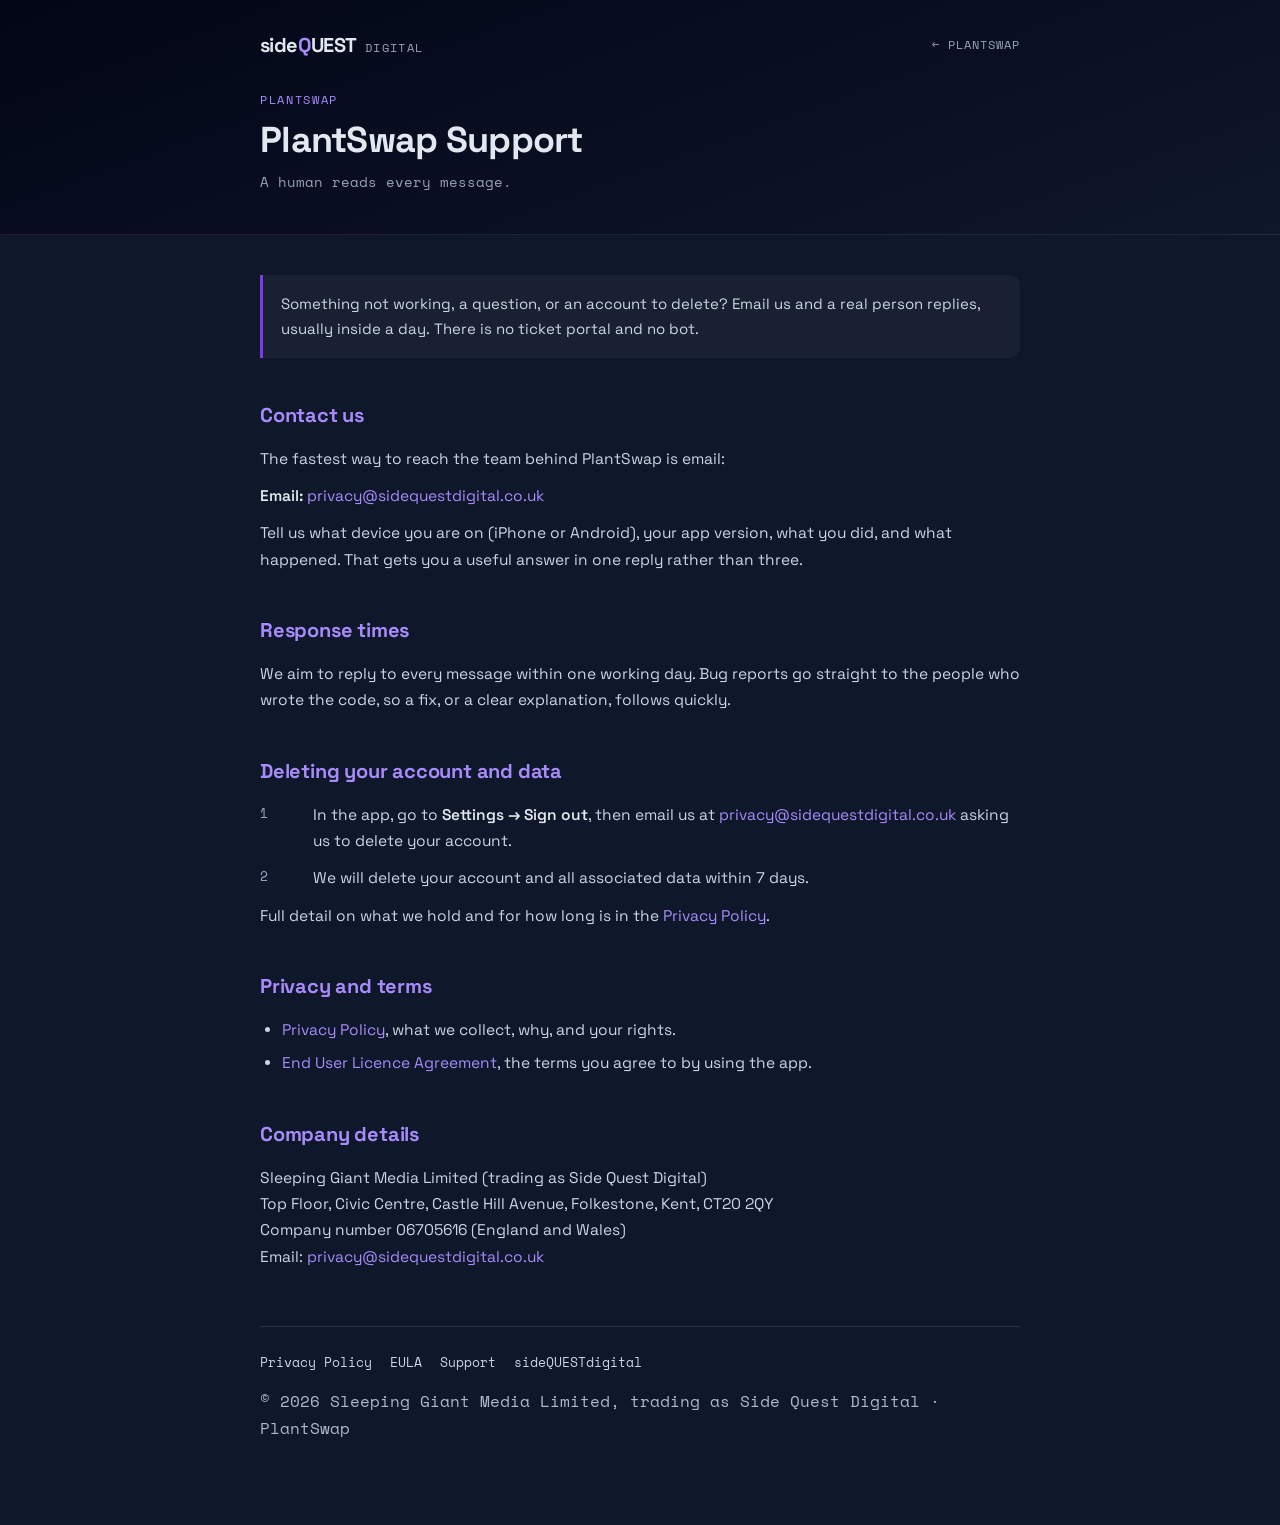
<file: apps/plantswap/support/index.html>
<!doctype html>
<html lang="en-GB">
<head>
<meta charset="utf-8">
<meta name="viewport" content="width=device-width, initial-scale=1">
<title>Support · PlantSwap</title>
<meta name="robots" content="index,follow">
<meta name="color-scheme" content="dark">
<link rel="preconnect" href="https://fonts.googleapis.com">
<link rel="preconnect" href="https://fonts.gstatic.com" crossorigin>
<link rel="stylesheet" href="https://fonts.googleapis.com/css2?family=Space+Grotesk:wght@400;500;600;700&family=Space+Mono:wght@400;700&display=swap">
<style>
  :root{
    --night:#0F172A; --void:#020617; --raised:#1E293B;
    --violet:#7C3AED; --violet-400:#A78BFA;
    --text:#E2E8F0; --text-2:#CBD5E1; --muted:#94A3B8;
    --border:rgba(248,250,252,.10); --border-hi:rgba(248,250,252,.18);
    --panel:rgba(248,250,252,.04);
    --sans:'Space Grotesk',Inter,system-ui,sans-serif;
    --mono:'Space Mono',ui-monospace,'SF Mono',monospace;
  }
  *{box-sizing:border-box;margin:0;padding:0}
  body{font-family:var(--sans);background:var(--night);color:var(--text);line-height:1.7;
    -webkit-font-smoothing:antialiased;padding:0 20px}
  a{color:var(--violet-400);text-decoration:none}
  a:hover{text-decoration:underline}
  .wrap{max-width:760px;margin:0 auto}
  header.pagehead{background:linear-gradient(160deg,var(--void),var(--night));
    border-bottom:1px solid var(--border);margin:0 -20px 40px;padding:28px 20px 40px}
  .topbar{max-width:760px;margin:0 auto 28px;display:flex;align-items:center;justify-content:space-between;gap:16px}
  .brand{font-weight:700;font-size:20px;letter-spacing:-.03em;color:var(--text);white-space:nowrap}
  .brand .q{color:var(--violet-400)}
  .brand .suffix{font-family:var(--mono);font-weight:400;font-size:12px;color:var(--muted);
    text-transform:uppercase;letter-spacing:.12em;margin-left:8px}
  .backlink{font-family:var(--mono);font-size:12px;color:var(--muted);text-transform:uppercase;letter-spacing:.08em}
  .eyebrow{font-family:var(--mono);font-size:12px;color:var(--violet-400);text-transform:uppercase;
    letter-spacing:.14em;margin-bottom:10px}
  header.pagehead h1{max-width:760px;margin:0 auto;font-size:clamp(26px,4vw,36px);font-weight:700;letter-spacing:-.02em;line-height:1.15}
  header.pagehead .updated{max-width:760px;margin:8px auto 0;color:var(--muted);font-size:14px;font-family:var(--mono)}
  h2{font-size:20px;font-weight:700;color:var(--violet-400);margin:40px 0 14px;letter-spacing:-.01em}
  h3{font-size:15px;font-weight:700;color:var(--text);margin:18px 0 6px}
  p{margin-bottom:11px;font-size:15.5px;color:var(--text-2)}
  p.clause{position:relative;padding-left:3.4em}
  p.clause .num{position:absolute;left:0;top:1px;color:var(--muted);font-family:var(--mono);
    font-size:12.5px;white-space:nowrap;font-variant-numeric:tabular-nums}
  strong{color:var(--text);font-weight:600}
  ul,ol{margin:8px 0 18px 22px;font-size:15.5px;color:var(--text-2)}
  li{margin-bottom:7px}
  .highlight{background:var(--panel);border-left:3px solid var(--violet);padding:16px 18px;
    border-radius:0 10px 10px 0;margin:4px 0 22px;font-size:15px;color:var(--text-2)}
  .highlight strong{color:var(--text)}
  .table-wrap{overflow-x:auto;margin:14px 0 22px;border:1px solid var(--border);border-radius:14px}
  table{border-collapse:collapse;width:100%;min-width:640px;font-size:14px}
  th,td{text-align:left;padding:13px 16px;border-bottom:1px solid var(--border);vertical-align:top;color:var(--text-2)}
  th{background:var(--panel);color:var(--violet-400);font-family:var(--mono);font-size:11px;
    text-transform:uppercase;letter-spacing:.06em;font-weight:700}
  tr:last-child td{border-bottom:none}
  address{font-style:normal;color:var(--text-2);font-size:15.5px}
  footer.pagefoot{max-width:760px;margin:56px auto 0;padding:24px 0 72px;border-top:1px solid var(--border);
    color:var(--muted);font-size:13px;font-family:var(--mono)}
  footer.pagefoot .xlinks{display:flex;flex-wrap:wrap;gap:8px 18px;margin-bottom:16px}
  footer.pagefoot .xlinks a{color:var(--text-2)}
  footer.pagefoot .copy{opacity:.85}
</style>
</head>
<body>
  <header class="pagehead">
    <div class="topbar">
      <a class="brand" href="../../../index.html">side<span class="q">Q</span>UEST<span class="suffix">digital</span></a>
      <a class="backlink" href="../index.html#/apps/plantswap">&larr; PlantSwap</a>
    </div>
    <p class="eyebrow wrap">PlantSwap</p>
    <h1>PlantSwap Support</h1>
    <p class="updated">A human reads every message.</p>
  </header>

  <main class="wrap">
    <div class="highlight">
      Something not working, a question, or an account to delete? Email us and a real person
      replies, usually inside a day. There is no ticket portal and no bot.
    </div>

    <h2>Contact us</h2>
    <p>The fastest way to reach the team behind PlantSwap is email:</p>
    <p><strong>Email:</strong> <a href="mailto:privacy@sidequestdigital.co.uk">privacy@sidequestdigital.co.uk</a></p>
    <p>Tell us what device you are on (iPhone or Android), your app version, what you did, and
      what happened. That gets you a useful answer in one reply rather than three.</p>

    <h2>Response times</h2>
    <p>We aim to reply to every message within one working day. Bug reports go straight to the
      people who wrote the code, so a fix, or a clear explanation, follows quickly.</p>

    <h2>Deleting your account and data</h2>
    <p class="clause"><span class="num">1</span> In the app, go to <strong>Settings &rarr; Sign out</strong>, then email us at
      <a href="mailto:privacy@sidequestdigital.co.uk">privacy@sidequestdigital.co.uk</a> asking us to delete your account.</p>
    <p class="clause"><span class="num">2</span> We will delete your account and all associated data within 7 days.</p>
    <p>Full detail on what we hold and for how long is in the
      <a href="../privacy-policy/">Privacy Policy</a>.</p>

    <h2>Privacy and terms</h2>
    <ul>
      <li><a href="../privacy-policy/">Privacy Policy</a>, what we collect, why, and your rights.</li>
      <li><a href="../eula/">End User Licence Agreement</a>, the terms you agree to by using the app.</li>
    </ul>

    <h2>Company details</h2>
    <address>
      Sleeping Giant Media Limited (trading as Side Quest Digital)<br>
      Top Floor, Civic Centre, Castle Hill Avenue, Folkestone, Kent, CT20 2QY<br>
      Company number 06705616 (England and Wales)<br>
      Email: <a href="mailto:privacy@sidequestdigital.co.uk">privacy@sidequestdigital.co.uk</a>
    </address>
  </main>

  <footer class="pagefoot">
    <div class="wrap">
      <div class="xlinks">
        <a href="../privacy-policy/">Privacy Policy</a>
        <a href="../eula/">EULA</a>
        <a href="../support/">Support</a>
        <a href="../../../index.html">sideQUESTdigital</a>
      </div>
      <p class="copy">&copy; 2026 Sleeping Giant Media Limited, trading as Side Quest Digital &middot; PlantSwap</p>
    </div>
  </footer>
</body>
</html>
</file>
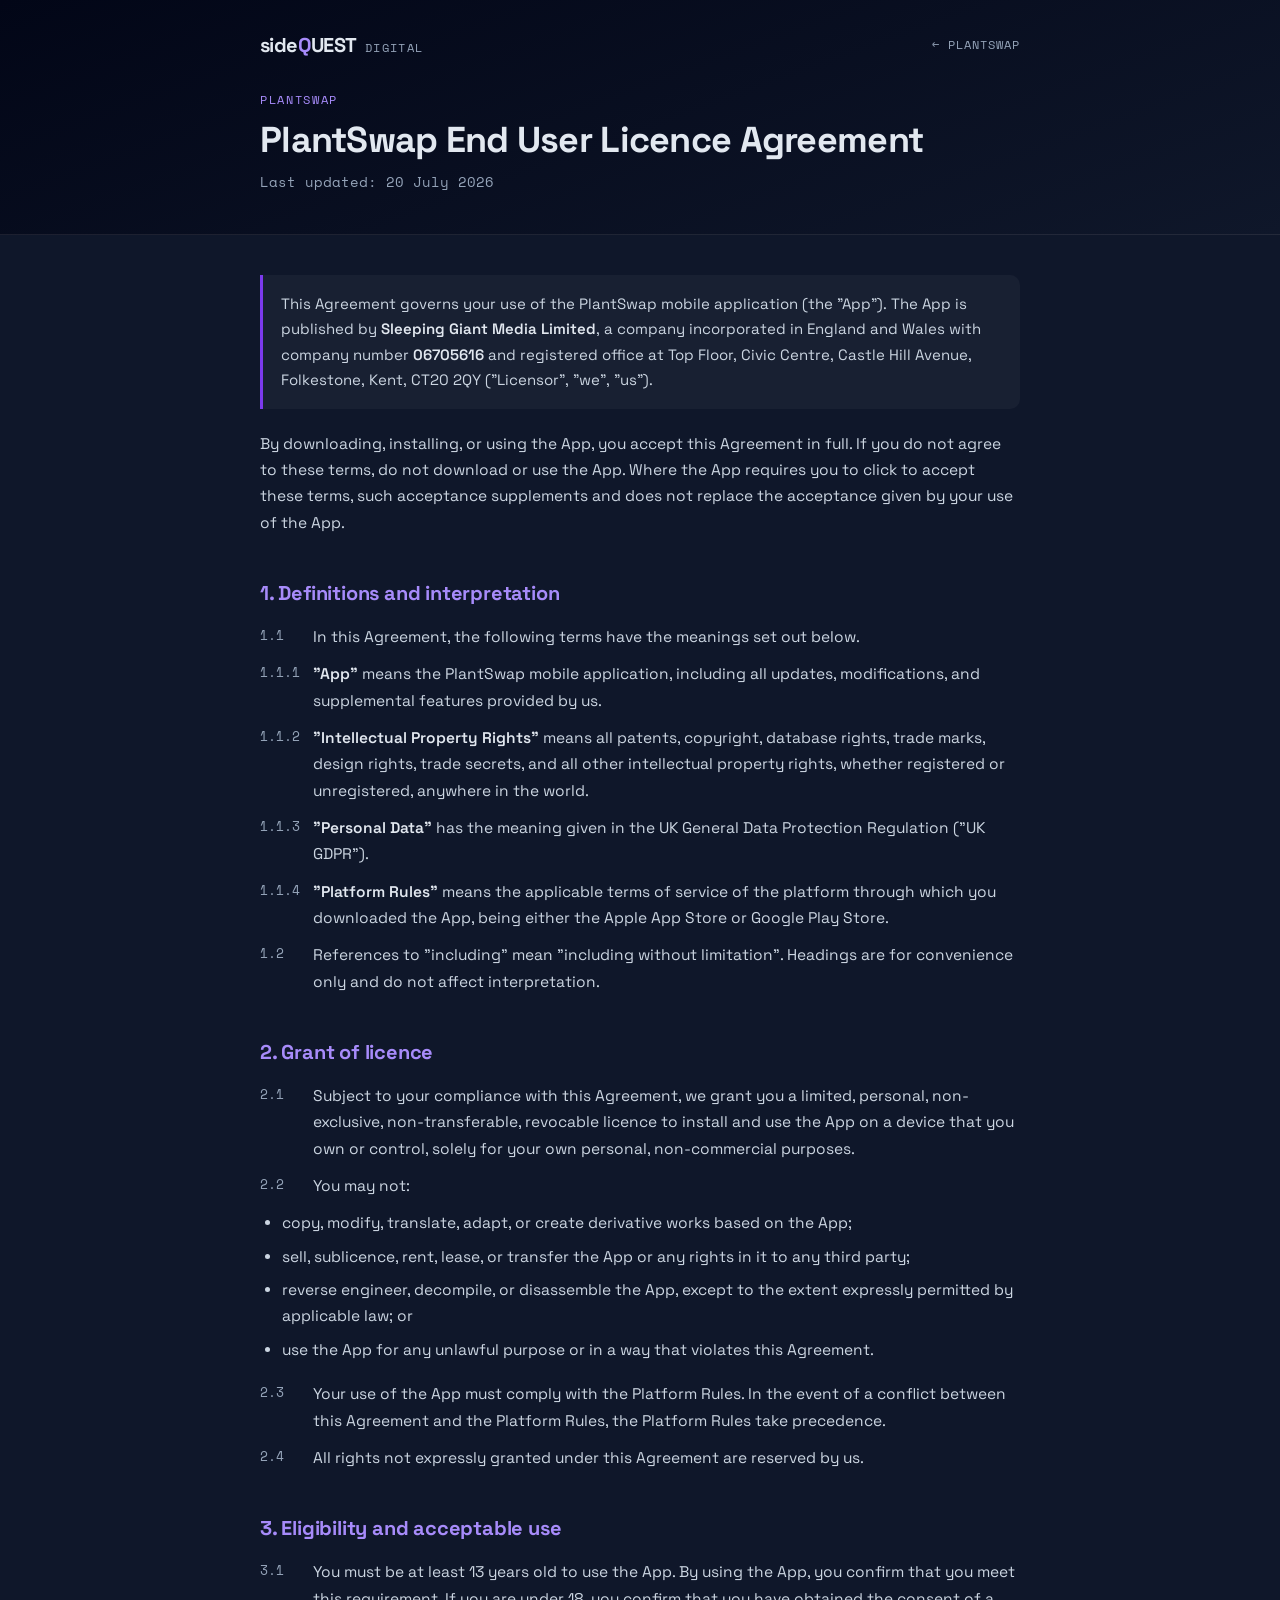
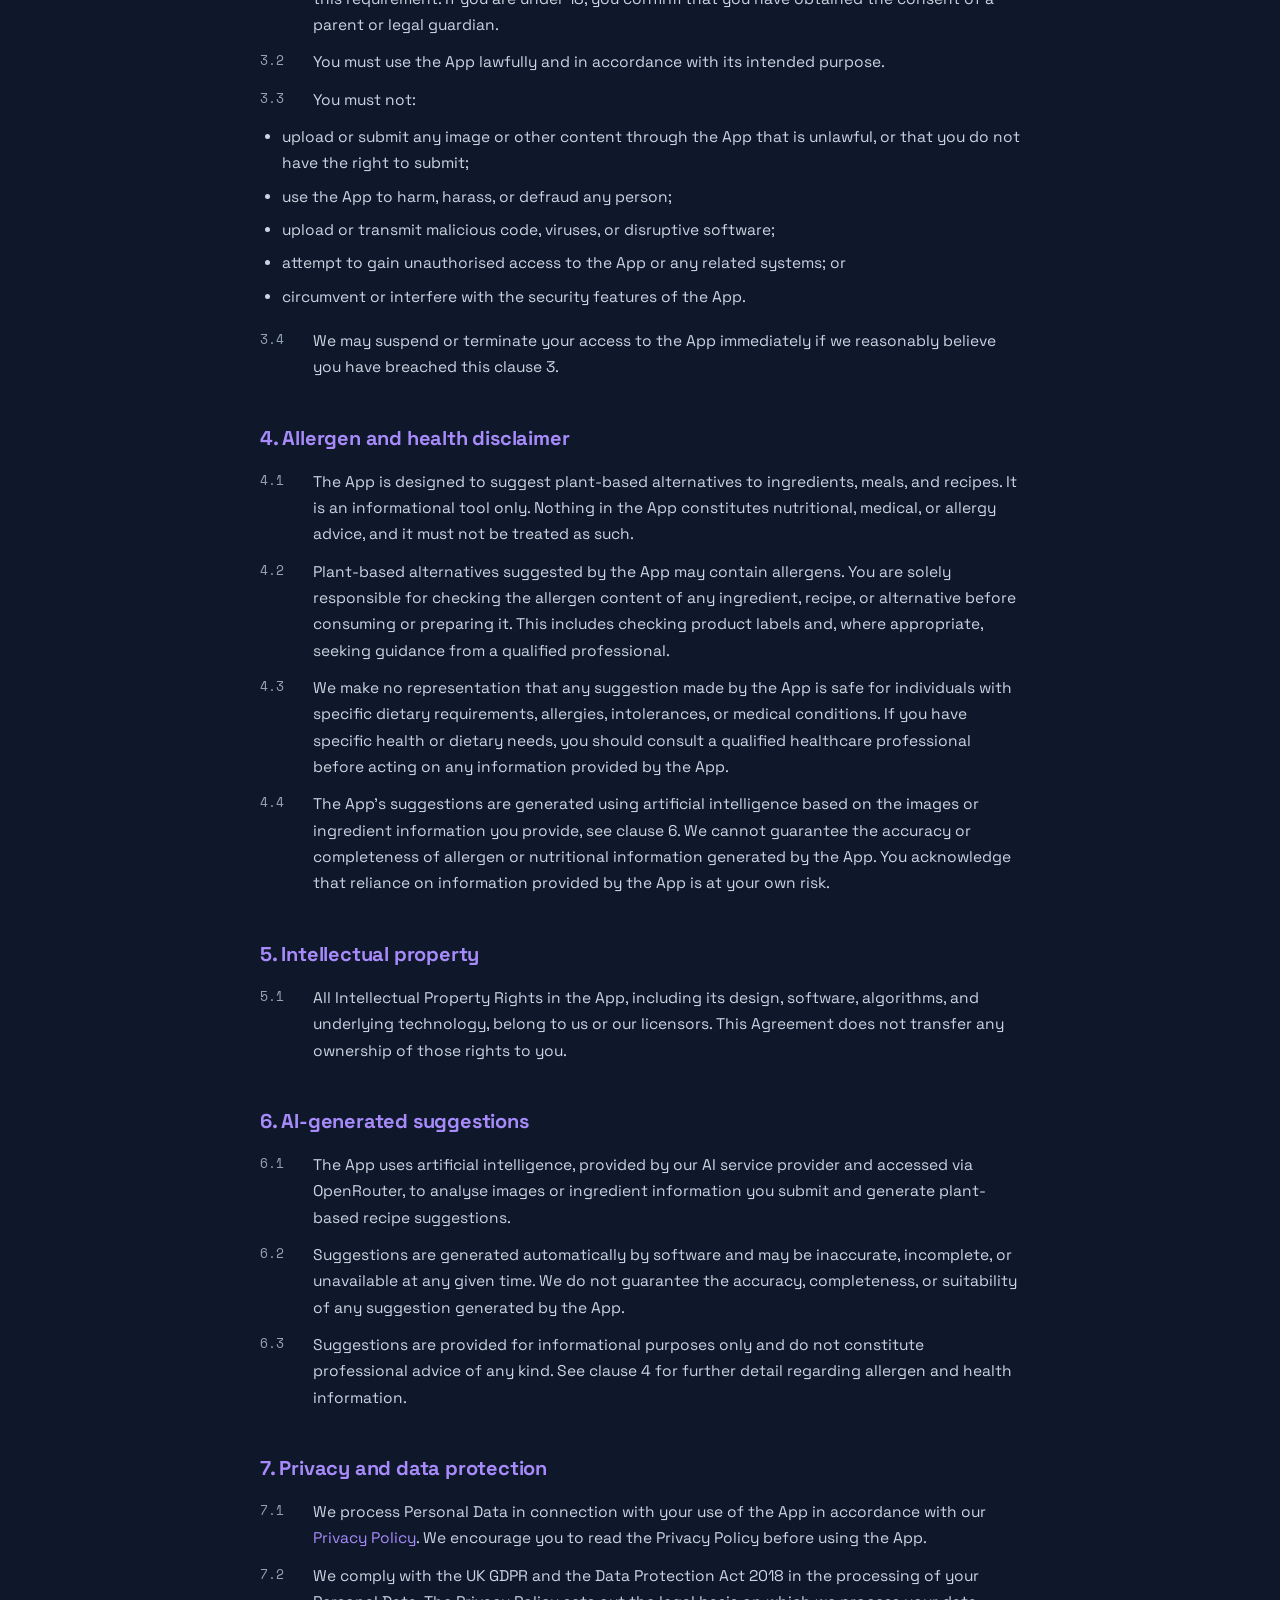
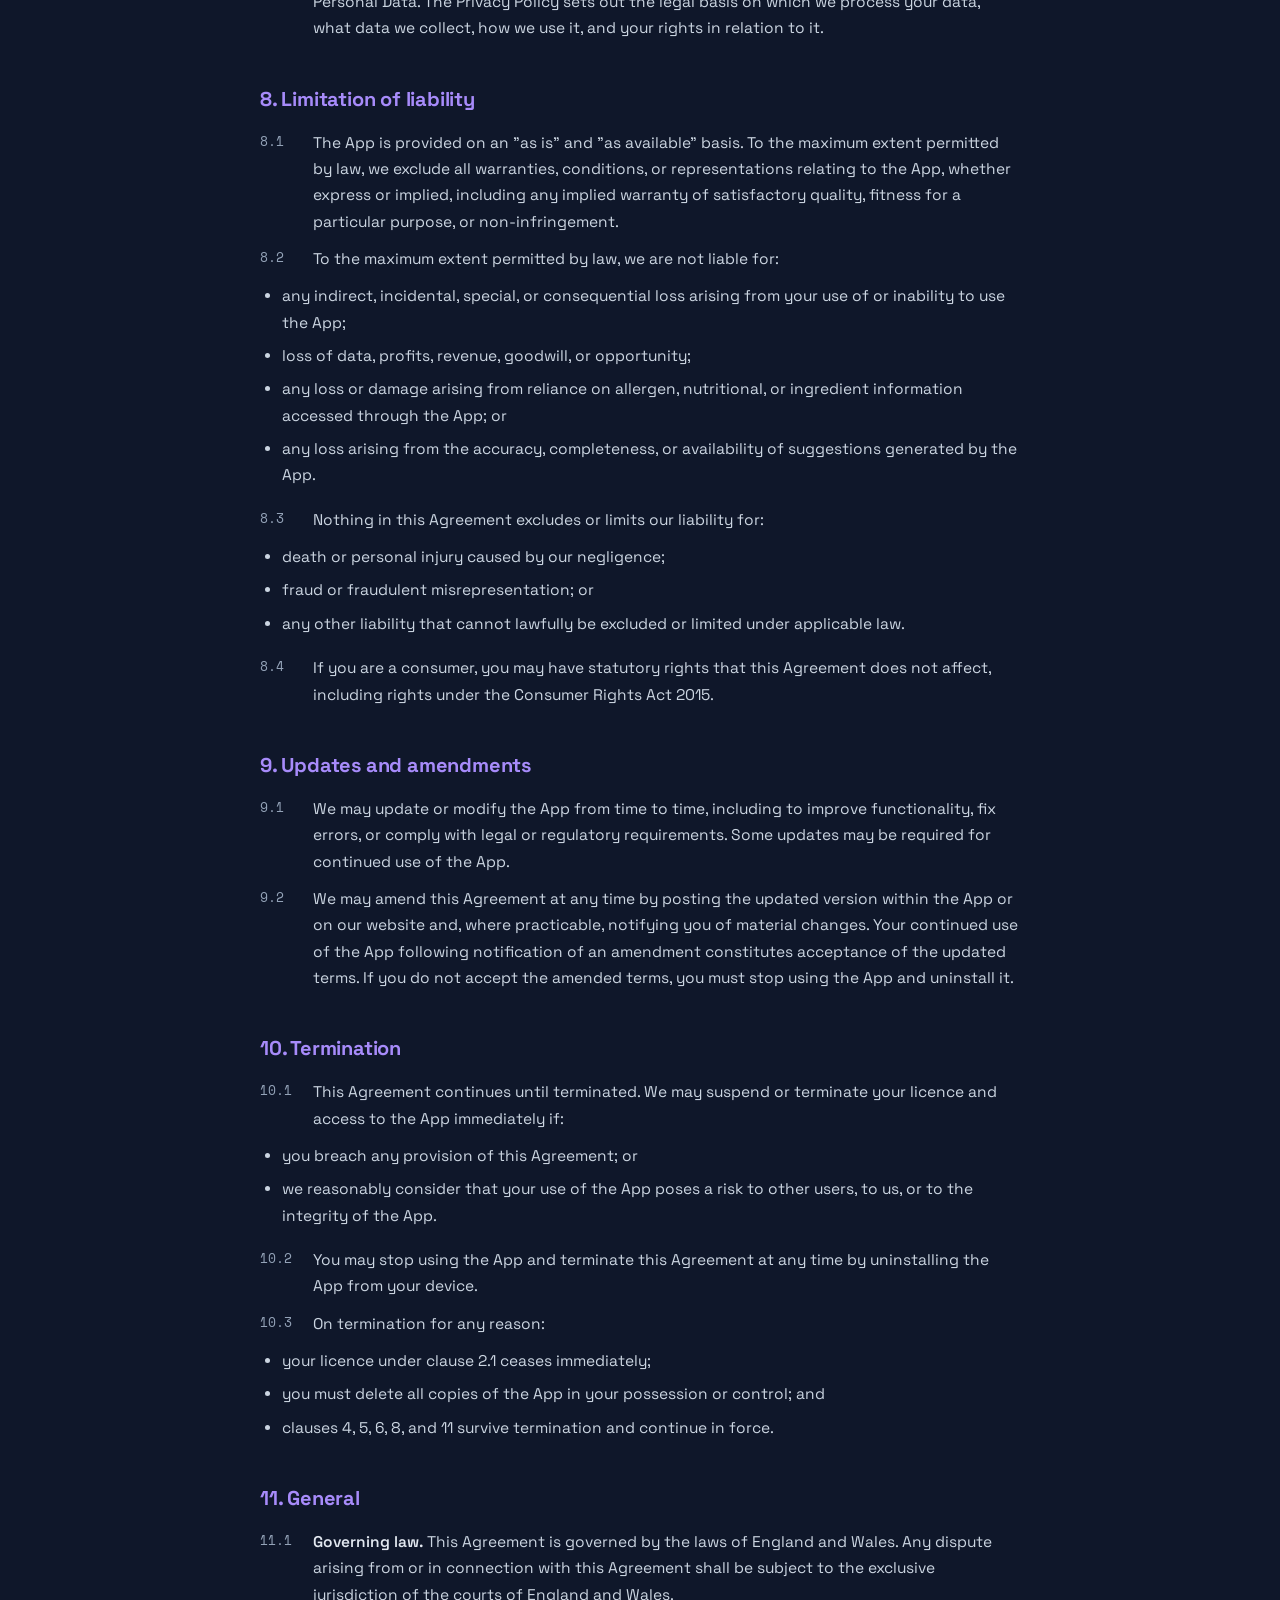
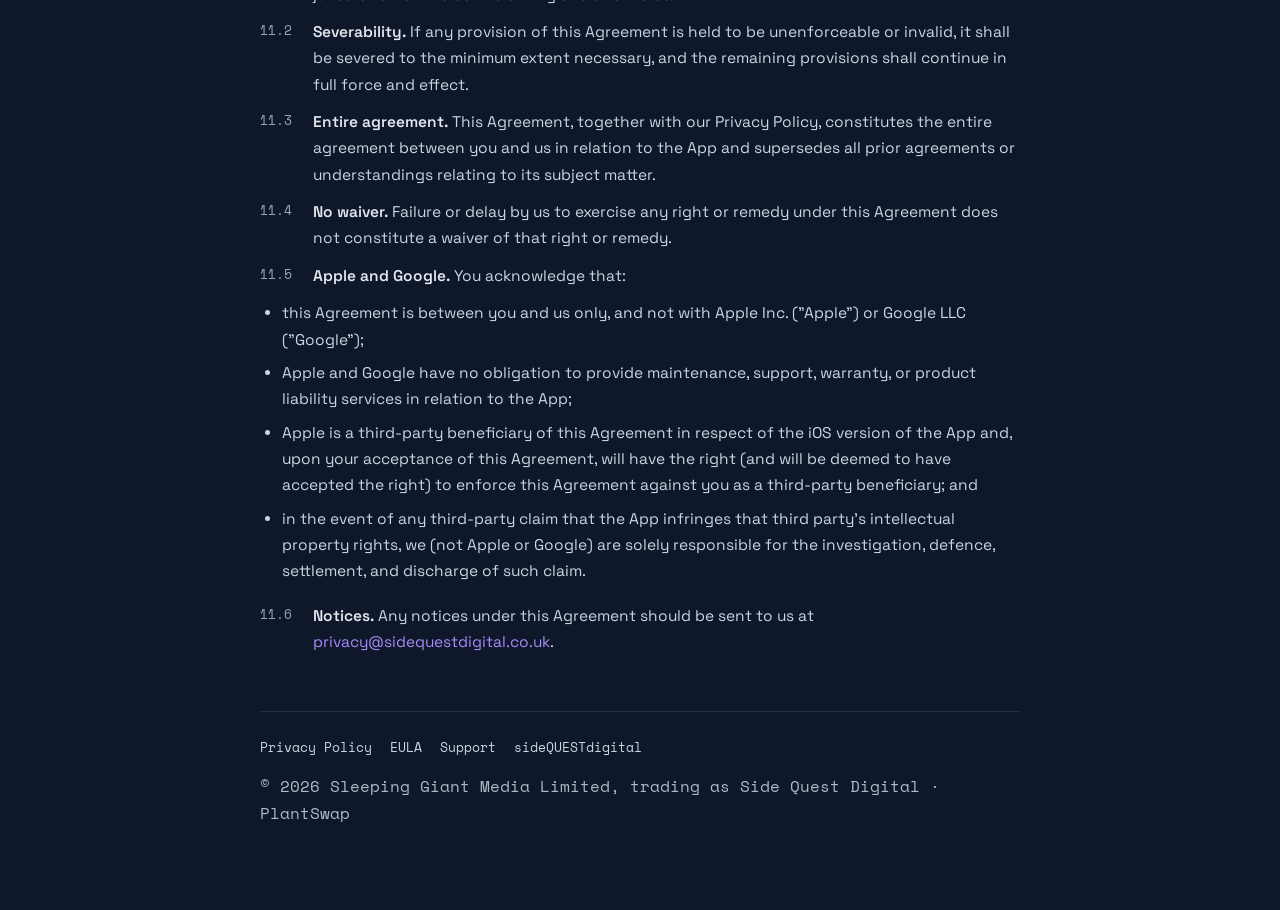
<file: legal/plantswap-eula.html>
<!doctype html>
<html lang="en-GB">
<head>
<meta charset="utf-8">
<title>Moved · PlantSwap EULA</title>
<link rel="canonical" href="../apps/plantswap/eula/">
<meta name="robots" content="noindex,follow">
<meta http-equiv="refresh" content="0; url=../apps/plantswap/eula/">
<script>location.replace("../apps/plantswap/eula/" + location.hash);</script>
</head>
<body>
<p>This page has moved to <a href="../apps/plantswap/eula/">../apps/plantswap/eula/</a>.</p>
</body>
</html>
</file>
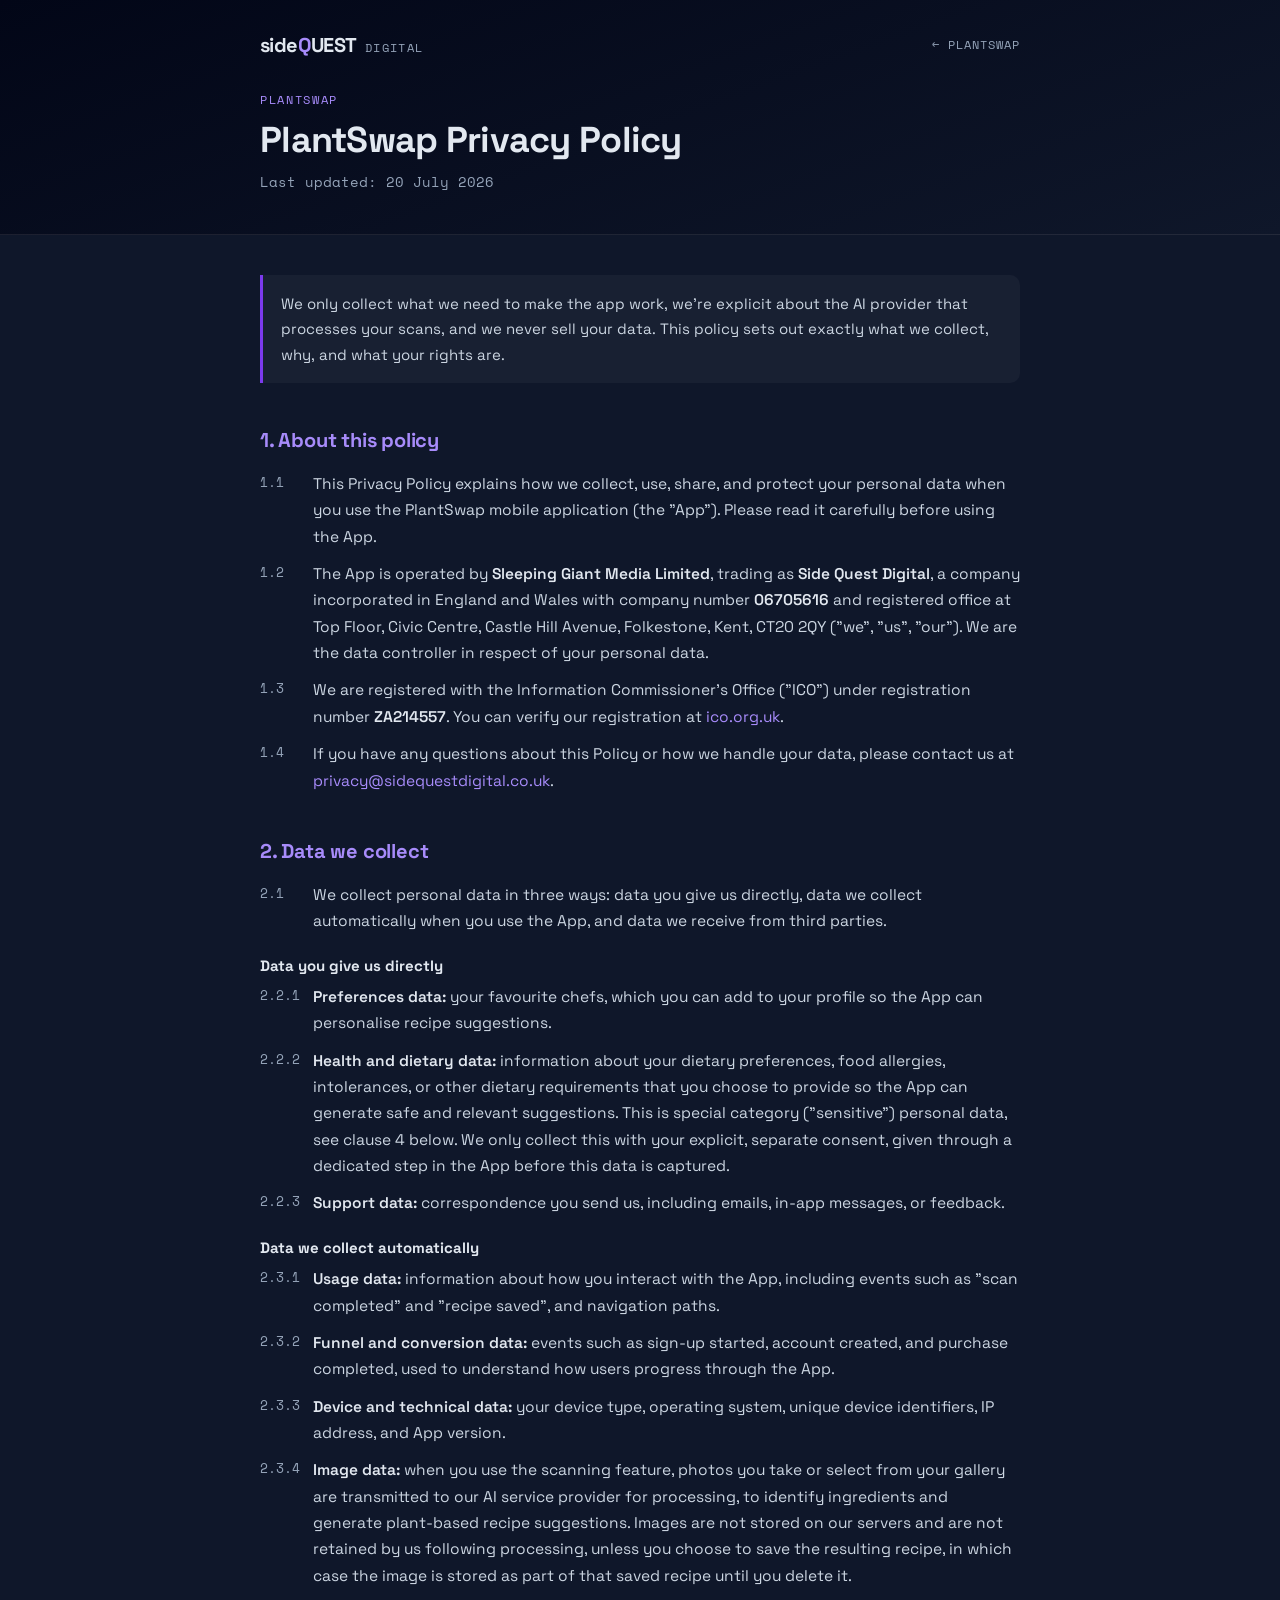
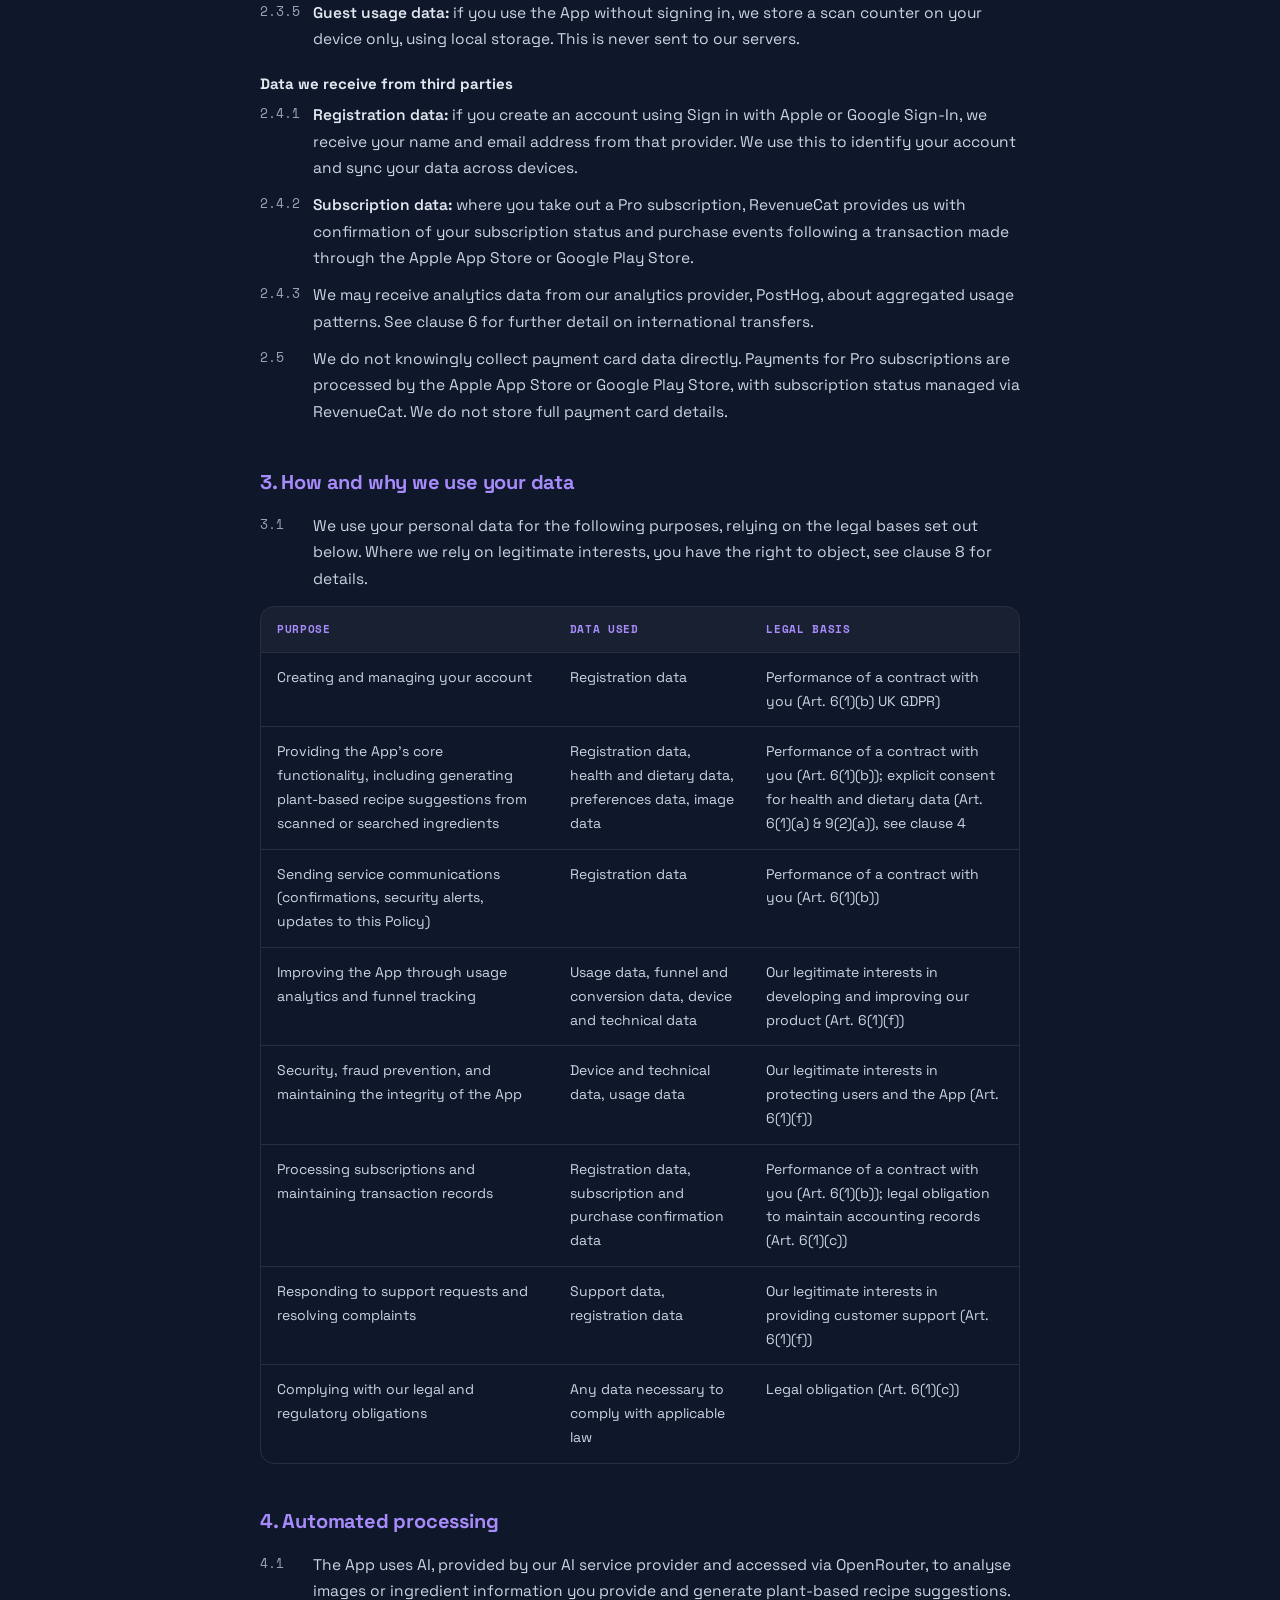
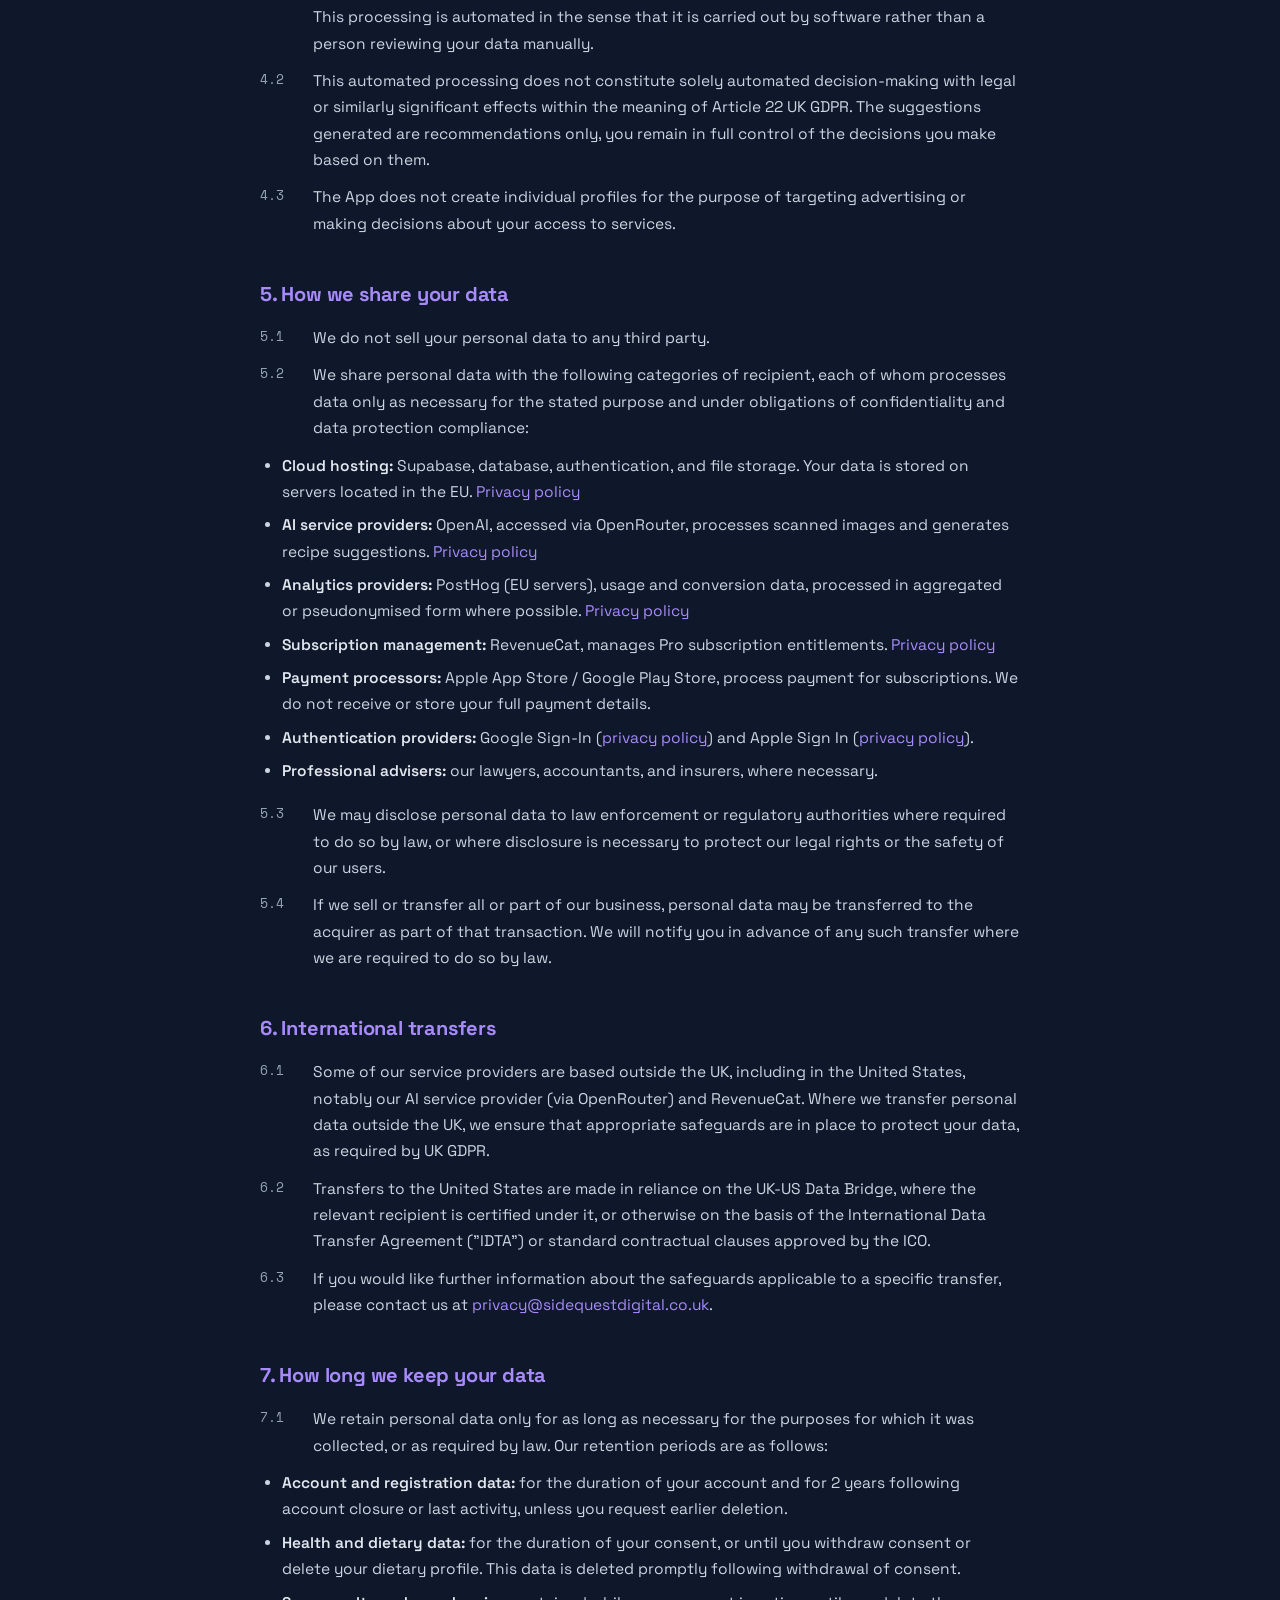
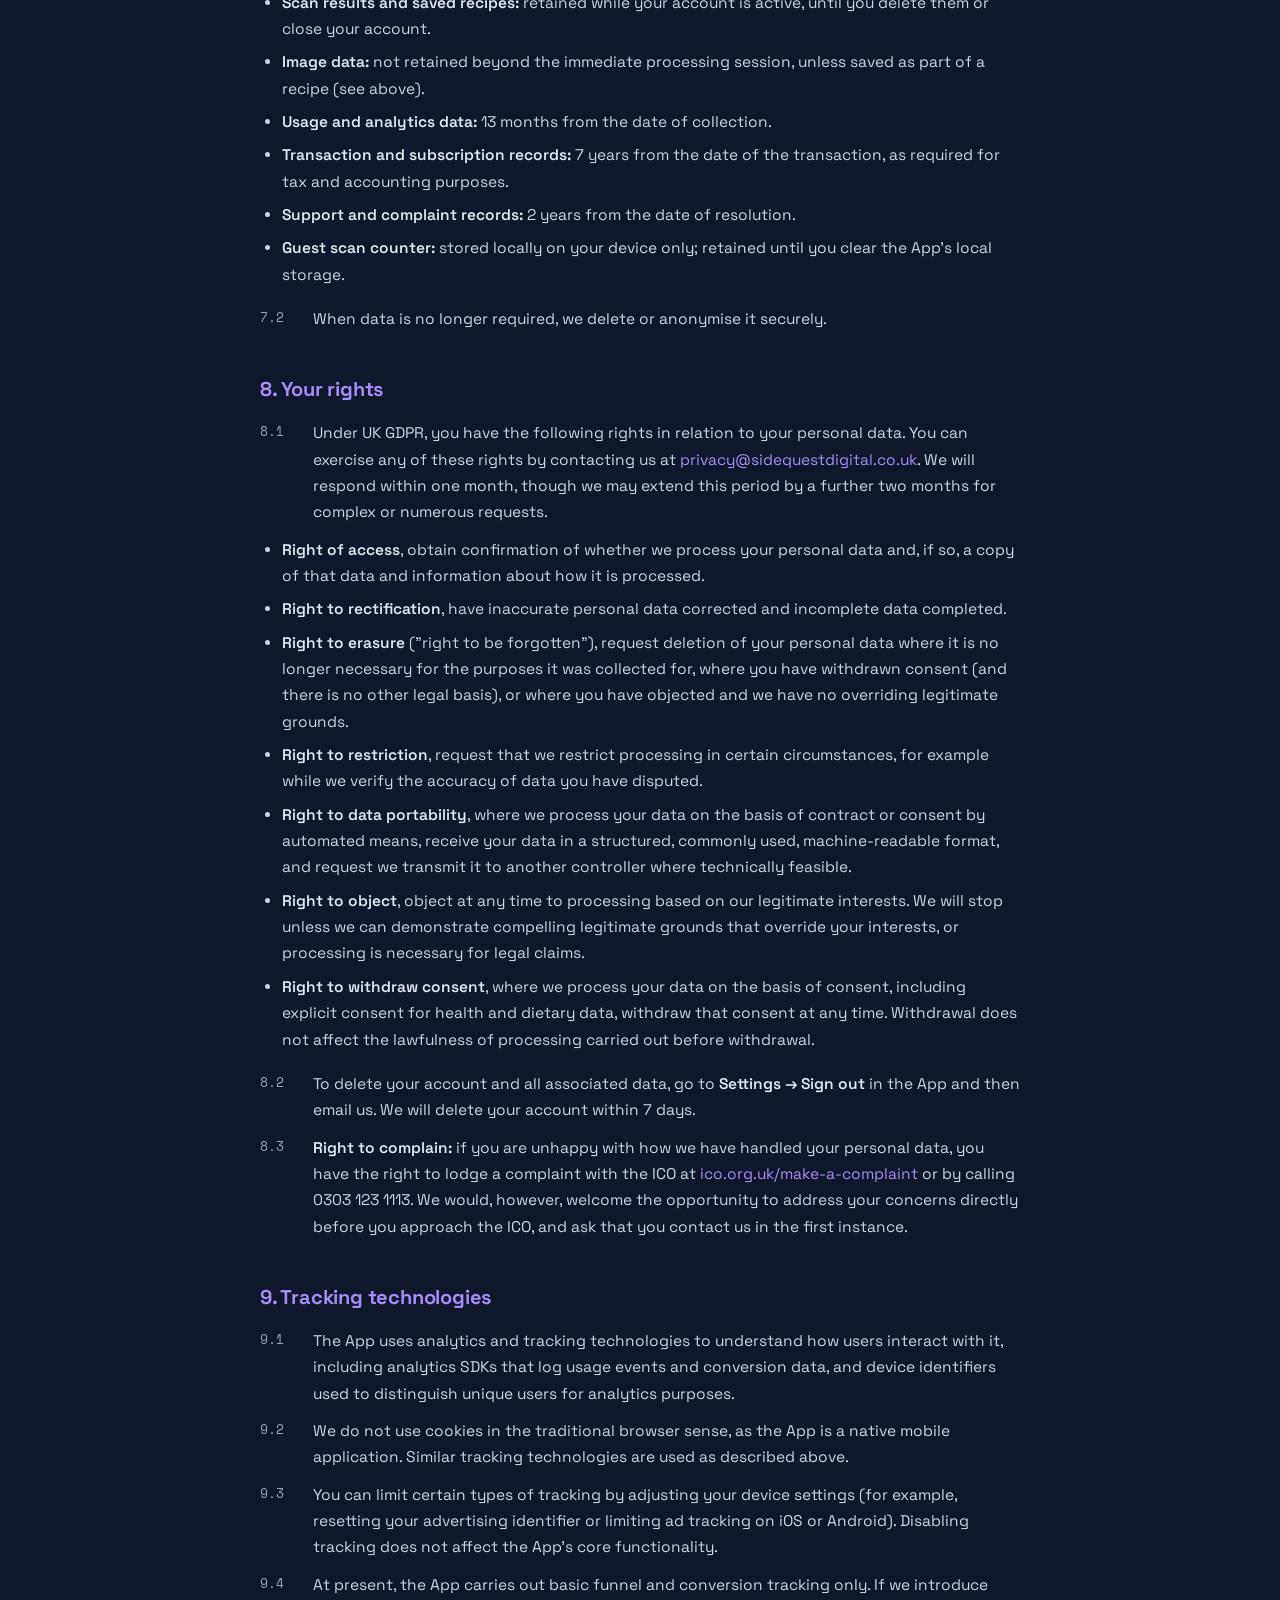
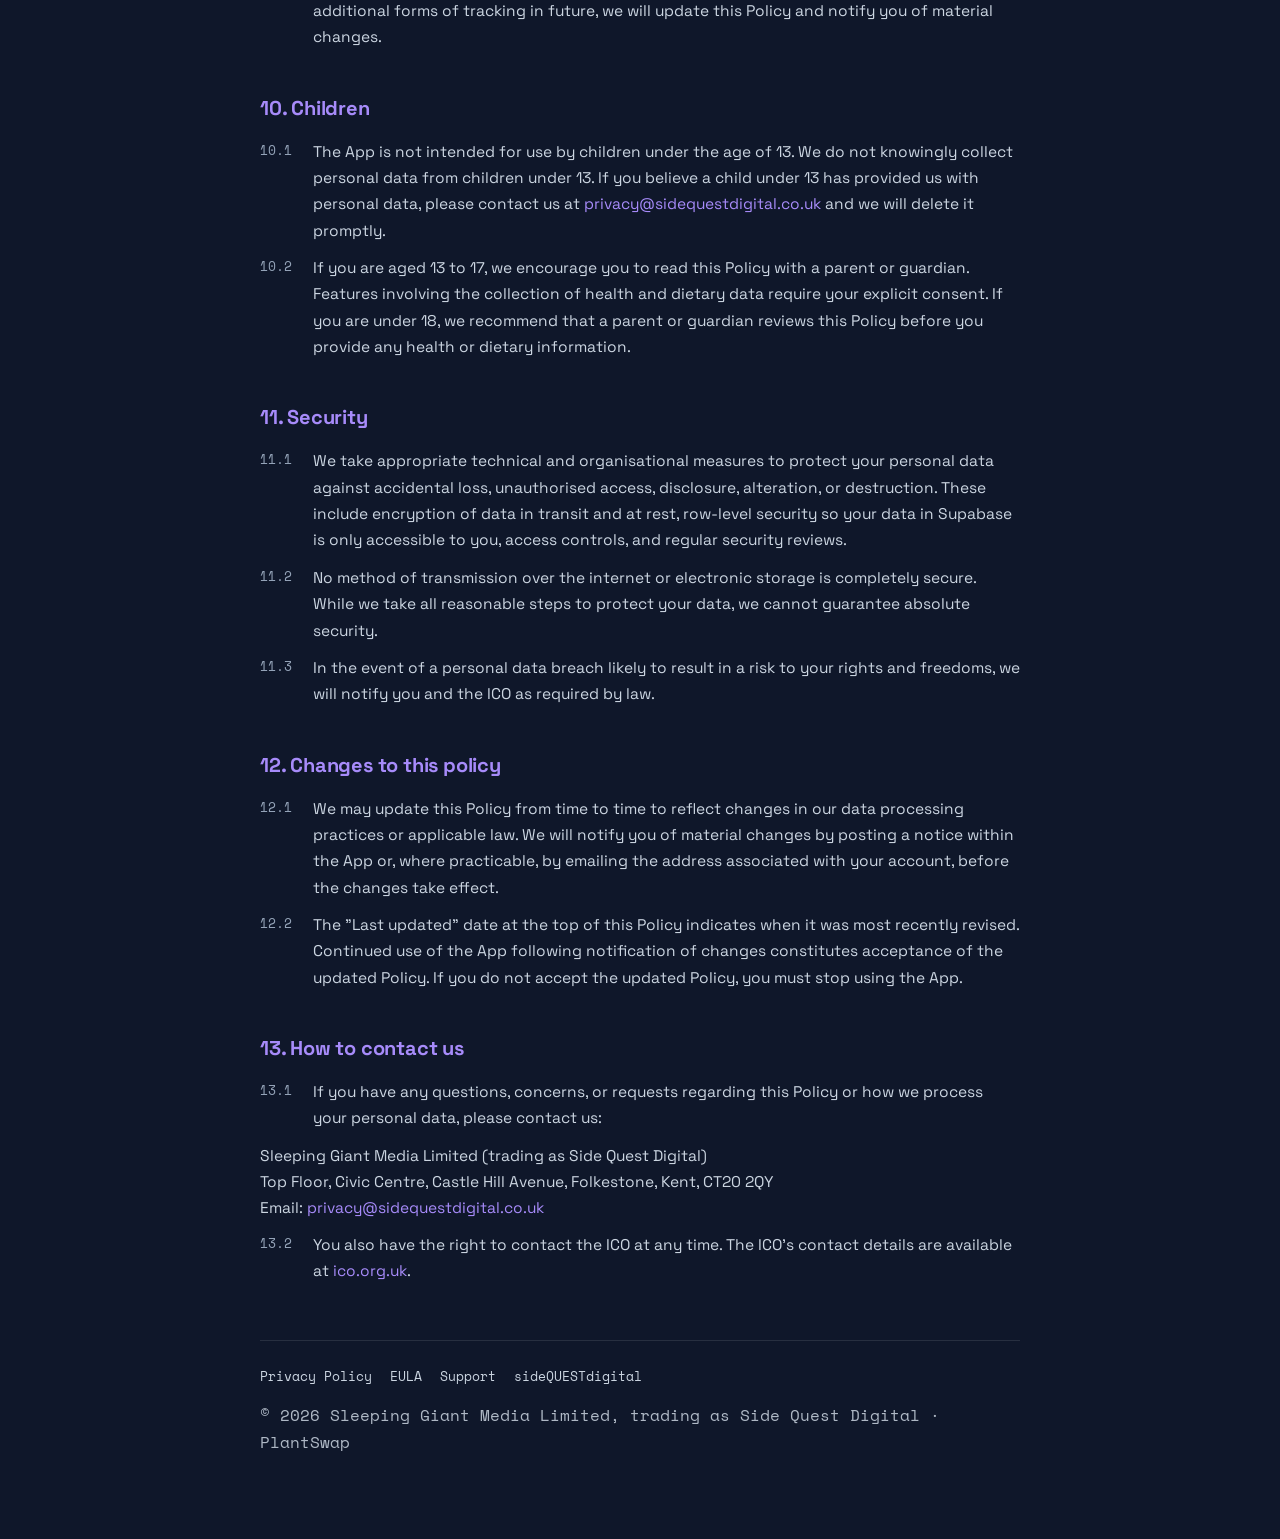
<file: legal/plantswap-privacy.html>
<!doctype html>
<html lang="en-GB">
<head>
<meta charset="utf-8">
<title>Moved · PlantSwap Privacy Policy</title>
<link rel="canonical" href="../apps/plantswap/privacy-policy/">
<meta name="robots" content="noindex,follow">
<meta http-equiv="refresh" content="0; url=../apps/plantswap/privacy-policy/">
<script>location.replace("../apps/plantswap/privacy-policy/" + location.hash);</script>
</head>
<body>
<p>This page has moved to <a href="../apps/plantswap/privacy-policy/">../apps/plantswap/privacy-policy/</a>.</p>
</body>
</html>
</file>
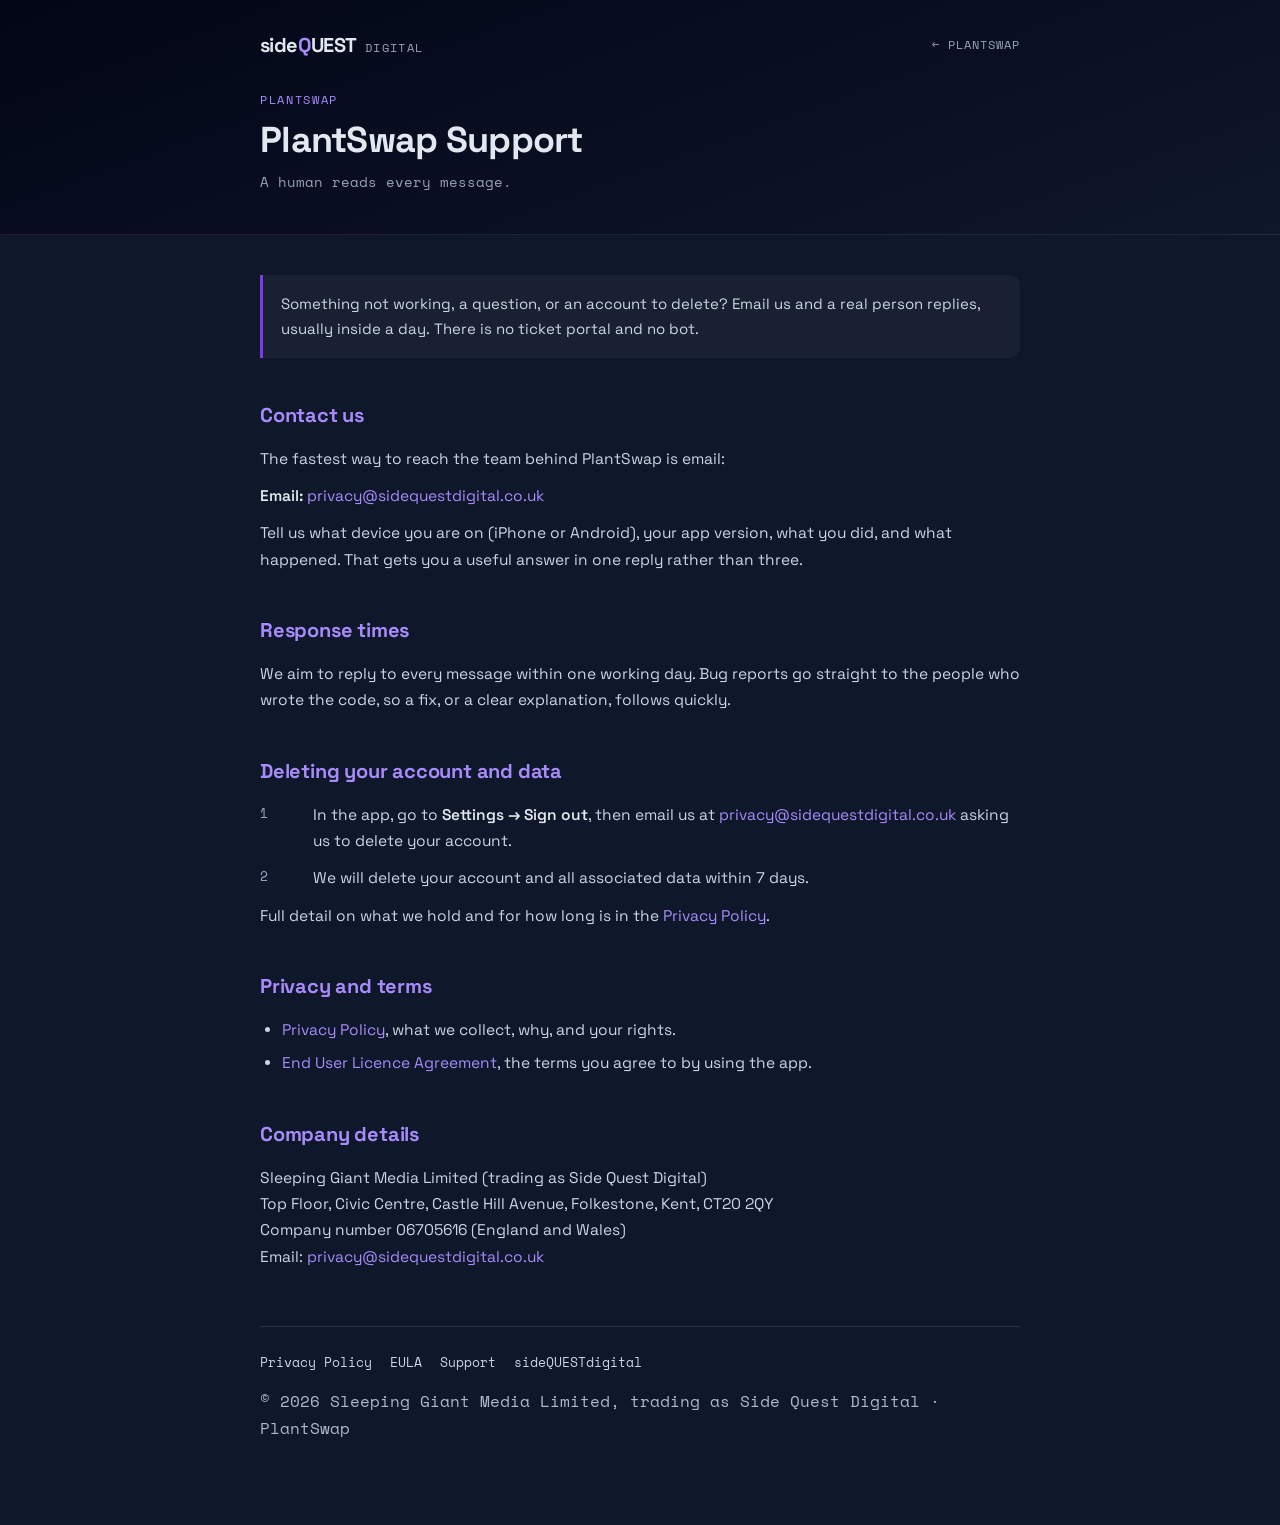
<file: legal/plantswap-support.html>
<!doctype html>
<html lang="en-GB">
<head>
<meta charset="utf-8">
<title>Moved · PlantSwap Support</title>
<link rel="canonical" href="../apps/plantswap/support/">
<meta name="robots" content="noindex,follow">
<meta http-equiv="refresh" content="0; url=../apps/plantswap/support/">
<script>location.replace("../apps/plantswap/support/" + location.hash);</script>
</head>
<body>
<p>This page has moved to <a href="../apps/plantswap/support/">../apps/plantswap/support/</a>.</p>
</body>
</html>
</file>
<file: _ds/sidequest-brand-445e24cf-0e8e-4c99-9475-6c33b087ac6f/styles.css>
/* sideQUEST — Design System entry point
   Import this one file. It pulls in every token layer in the correct order.

   Order matters: fonts define the family vars that typography consumes,
   colors define the palette (and the stage-accent switch) that effects and
   components consume. */

@import url('./tokens/fonts.css');
@import url('./tokens/colors.css');
@import url('./tokens/spacing.css');
@import url('./tokens/typography.css');
@import url('./tokens/effects.css');
@import url('./components/components.css');

/* ---- Base reset ---- */

* { box-sizing: border-box; }

html { scroll-behavior: smooth; }

html, body {
  margin: 0;
  padding: 0;
  background: var(--surface-base);
  color: var(--text-primary);
  font: var(--text-body);
  min-height: 100%;
  -webkit-font-smoothing: antialiased;
  text-rendering: optimizeLegibility;
}

img, svg, video { max-width: 100%; display: block; }

a {
  color: var(--accent-text);
  text-decoration: none;
  transition: color var(--dur-base) var(--ease);
}
a:hover { color: var(--text-primary); }

button, input, textarea, select { font-family: inherit; }
button { cursor: pointer; }

:focus-visible {
  outline: 2px solid var(--focus-ring);
  outline-offset: 3px;
  border-radius: 4px;
}

hr {
  border: 0;
  height: 1px;
  background: var(--border-subtle);
  margin: var(--space-6) 0;
}

code, kbd, pre { font-family: var(--font-mono); font-size: 0.92em; }

::selection {
  background: var(--accent);
  color: var(--accent-on);
}
</file>
<file: site.css>
/* ============================================================================
   sideQUESTdigital, site layer
   Built on the canonical brand system in
   _ds/sidequest-brand-445e24cf-0e8e-4c99-9475-6c33b087ac6f/

   This file adds ONLY:
     (a) site-level composite tokens, built from existing tokens
     (b) the site-specific components in design/design-spec.md §6
   It never redefines a --sq-* value, never introduces a hex, never adds a face.
   ============================================================================ */

:root {
  /* ---- Type composites (spec §4.6) ---- */
  --text-display:   700 clamp(52px, 9.4vw, 132px) / 0.96 var(--font-display);
  --track-display:  -0.04em;
  --text-stat-xl:   700 clamp(44px, 6vw, 88px) / 1 var(--font-display);
  --text-wordmark:  700 clamp(64px, 14vw, 220px) / 0.82 var(--font-display);
  --track-wordmark: -0.045em;
  --track-rail:     0.28em;

  /* ---- Chrome ---- */
  --rail-w:            72px;
  --header-h:          72px;
  --header-h-scrolled: 56px;
  --z-rail:   40;
  --z-header: 60;
  --z-scrim:  80;
  --z-panel:  90;
  --z-wipe:   100;

  /* ---- Accent tints, derived, never a literal hex ---- */
  --tint-accent-06: color-mix(in srgb, var(--accent) 6%,  transparent);
  --tint-accent-08: color-mix(in srgb, var(--accent) 8%,  transparent);
  --tint-accent-14: color-mix(in srgb, var(--accent) 14%, transparent);
  --tint-accent-40: color-mix(in srgb, var(--accent) 40%, transparent);

  /* ---- Motion ---- */
  --dur-reveal: 520ms;
  --dur-wipe:   420ms;
  --dur-count:  900ms;
}

/* The stage scope must reach every element, so it lives on <html>. */
html { scrollbar-gutter: stable; }
@media (prefers-reduced-motion: reduce) { html { scroll-behavior: auto; } }

/* .sq-field sets overflow:hidden, which would kill page scroll on <body>. */
body.sq-field { overflow: visible; overflow-x: clip; min-height: 100vh; }
body.sq-field::before { transition: background var(--dur-slow) var(--ease); }
body.is-locked { overflow: hidden; }

/* ============================================================
   LAYOUT (spec §2)
   ============================================================ */

.site-container {
  width: 100%;
  max-width: var(--max-content);
  margin-inline: auto;
  padding-inline: var(--space-4);
}
.site-container--narrow { max-width: 800px; }
.site-prose { max-width: var(--max-prose); }

@media (min-width: 768px) { .site-container { padding-inline: var(--space-5); } }
@media (min-width: 1600px) { .site-container { padding-inline: var(--space-6); } }

.site-grid {
  display: grid;
  grid-template-columns: repeat(4, minmax(0, 1fr));
  gap: var(--space-4);
}
@media (min-width: 768px) {
  .site-grid { grid-template-columns: repeat(6, minmax(0, 1fr)); gap: var(--space-5); }
}
@media (min-width: 1024px) {
  .site-grid { grid-template-columns: repeat(12, minmax(0, 1fr)); gap: var(--space-5); }
}

/* Section rhythm */
.site-section { padding-block: var(--space-7); }
.site-section--statement { padding-block: var(--space-8); }
@media (min-width: 768px) {
  .site-section { padding-block: var(--space-8); }
  .site-section--statement { padding-block: var(--space-9); }
}
@media (min-width: 1024px) {
  .site-section { padding-block: var(--space-9); }
  .site-section--statement { padding-block: var(--space-10); }
}
/* Adjacent full-bleed bands collapse to a single gap. */
.site-band + .site-band { border-top: 0; }

.site-band { position: relative; width: 100%; }

/* Main gets out of the rail's way at xl. */
@media (min-width: 1360px) {
  #main, .site-header__inner, .site-footer > .site-container {
    padding-left: var(--rail-w);
  }
}

/* ============================================================
   SKIP LINK (§6.22)
   ============================================================ */

.site-skip {
  position: absolute;
  top: -100px; left: var(--space-4);
  z-index: 200;
  background: var(--accent); color: var(--accent-on);
  font: 600 13px/1 var(--font-display);
  padding: 9px 16px; border-radius: var(--radius-sm);
}
.site-skip:focus { top: var(--space-4); color: var(--accent-on); }

/* ============================================================
   THE STAGE RAIL (§6.1), the signature move
   ============================================================ */

.site-rail {
  display: none;
  position: fixed;
  inset-block: 0; left: 0;
  width: var(--rail-w);
  z-index: var(--z-rail);
  pointer-events: none;
}
@media (min-width: 1360px) { .site-rail { display: block; } }

.site-rail__line {
  position: absolute;
  left: 36px; top: 0; bottom: 0;
  width: 1px;
  background: var(--sq-hairline);
}

.site-rail__seg {
  position: absolute;
  left: 35px;
  width: 2px; height: 64px;
  border-radius: 1px;
  background: var(--accent);
  box-shadow: var(--glow-tight);
  transition: top var(--dur-base) var(--ease),
              height var(--dur-base) var(--ease),
              background var(--dur-slow) var(--ease);
}

.site-rail__word {
  position: absolute;
  left: 36px;
  transform: translateX(-50%) rotate(180deg);
  writing-mode: vertical-rl;
  font: 400 11px/1 var(--font-mono);
  letter-spacing: var(--track-rail);
  text-transform: uppercase;
  color: var(--sq-text-500);
  transition: color var(--dur-base) var(--ease), opacity var(--dur-base) var(--ease);
}
.site-rail__word[data-rail-word="play"]   { top: 18%; }
.site-rail__word[data-rail-word="build"]  { top: 50%; }
.site-rail__word[data-rail-word="launch"] { top: 82%; }

.site-rail__word.is-active {
  color: var(--accent-text);
  text-shadow: 0 0 24px var(--accent-glow);
}
/* The rail no longer locks to an app, app pages had a per-app stage, and
   that idea is gone. It tracks scroll on every route. */

/* Sub-xl fallback: a progress hairline under the header. */
.site-progress {
  position: absolute;
  left: 0; bottom: -1px;
  height: 2px; width: 0;
  background: var(--accent);
  transition: background var(--dur-slow) var(--ease);
}
@media (min-width: 1360px) { .site-progress { display: none; } }

/* ============================================================
   HEADER (§6.2)
   ============================================================ */

.site-header {
  position: fixed;
  inset-inline: 0; top: 0;
  z-index: var(--z-header);
  height: var(--header-h);
  display: flex; align-items: center;
  background: transparent;
  border-bottom: 1px solid transparent;
  transition: height var(--dur-base) var(--ease),
              background var(--dur-base) var(--ease),
              border-color var(--dur-base) var(--ease),
              transform var(--dur-base) var(--ease);
}
.site-header.is-docked {
  height: var(--header-h-scrolled);
  background: rgba(2, 6, 23, 0.72);
  backdrop-filter: blur(var(--blur-glass));
  -webkit-backdrop-filter: blur(var(--blur-glass));
  border-bottom-color: var(--border-subtle);
}
.site-header.is-hidden { transform: translateY(-100%); }

.site-header__inner {
  display: flex; align-items: center; justify-content: space-between;
  gap: var(--space-5);
}

.site-header__brand {
  display: inline-flex; align-items: center; gap: var(--space-3);
  color: var(--text-primary);
}
.site-header__brand:hover { color: var(--text-primary); }
.site-header__mark {
  width: 34px; height: 34px;
  transition: width var(--dur-base) var(--ease), height var(--dur-base) var(--ease);
}
.is-docked .site-header__mark { width: 28px; height: 28px; }
.site-header__suffix { color: var(--text-tertiary); }
@media (max-width: 479px) { .site-header__suffix { display: none; } }

.site-nav { display: flex; align-items: center; gap: var(--space-5); }

.site-nav__link {
  position: relative;
  font: 500 14px/1 var(--font-display);
  letter-spacing: 0.02em;
  color: var(--text-tertiary);
  padding-block: var(--space-2);
}
.site-nav__link::after {
  content: "";
  position: absolute; left: 0; right: 0; bottom: 0;
  height: 1px; background: var(--accent);
  transform: scaleX(0); transform-origin: left;
  transition: transform var(--dur-fast) var(--ease);
}
.site-nav__link:hover { color: var(--text-primary); }
.site-nav__link:hover::after,
.site-nav__link[aria-current="page"]::after { transform: scaleX(1); }
.site-nav__link[aria-current="page"] { color: var(--text-primary); }

/* Mobile nav */
.site-navtoggle {
  display: none;
  width: 44px; height: 44px;
  flex-direction: column; align-items: center; justify-content: center; gap: 5px;
  background: none; border: 0; padding: 0;
}
.site-navtoggle span {
  display: block; width: 20px; height: 2px; border-radius: 1px;
  background: var(--text-primary);
  transition: transform var(--dur-base) var(--ease), opacity var(--dur-fast) var(--ease);
}
.site-navtoggle[aria-expanded="true"] span:nth-child(1) { transform: translateY(7px) rotate(45deg); }
.site-navtoggle[aria-expanded="true"] span:nth-child(2) { opacity: 0; }
.site-navtoggle[aria-expanded="true"] span:nth-child(3) { transform: translateY(-7px) rotate(-45deg); }

@media (max-width: 767px) {
  .site-navtoggle { display: flex; }
  .site-nav {
    position: fixed; inset: var(--header-h) 0 0 0;
    flex-direction: column; align-items: stretch; justify-content: center;
    gap: var(--space-3);
    padding: var(--space-6);
    background: rgba(2, 6, 23, 0.96);
    backdrop-filter: blur(var(--blur-glass));
    -webkit-backdrop-filter: blur(var(--blur-glass));
    transform: translateY(-8px);
    opacity: 0; visibility: hidden;
    transition: opacity var(--dur-base) var(--ease), transform var(--dur-base) var(--ease),
                visibility 0s linear var(--dur-base);
  }
  .site-nav.is-open {
    opacity: 1; visibility: visible; transform: none;
    transition-delay: 0s;
  }
  .site-nav__link {
    font: var(--text-h3); letter-spacing: var(--track-h3);
    color: var(--text-primary);
    padding-block: var(--space-3);
  }
  .site-nav__cta { width: 100%; margin-top: var(--space-4); }
}

/* ============================================================
   SECTION HEADER (§6.21), the site's section signature
   ============================================================ */

.site-sechead { margin-bottom: var(--space-6); }
@media (min-width: 1024px) { .site-sechead { margin-bottom: var(--space-7); } }

.site-sechead__top { display: flex; align-items: baseline; gap: var(--space-4); }
.site-sechead__top .sq-h2 { flex: 0 0 auto; }
.site-sechead__rule { flex: 1 1 auto; height: 1px; background: var(--border-subtle); }
.site-sechead__count { flex: 0 0 auto; white-space: nowrap; }
.site-sechead__lead { margin-top: var(--space-4); max-width: 56ch; color: var(--text-secondary); }
@media (max-width: 639px) {
  .site-sechead__rule, .site-sechead__count { display: none; }
}

/* ============================================================
   HERO (§6.3)
   ============================================================ */

.site-hero {
  position: relative;
  padding-block: calc(var(--header-h) + var(--space-8)) var(--space-8);
  overflow: hidden;
}
@media (min-width: 1024px) {
  .site-hero {
    min-height: 88vh;
    display: flex; flex-direction: column; justify-content: flex-end;
    padding-block: calc(var(--header-h) + var(--space-10)) var(--space-8);
  }
}

.site-hero__rule {
  height: 1px; background: var(--border-subtle);
  margin-top: var(--space-3); margin-bottom: var(--space-7);
}

.site-hero__display {
  font: var(--text-display);
  letter-spacing: var(--track-display);
  margin: 0;
  color: var(--text-primary);
  text-wrap: balance;
}

.site-hero__row {
  display: grid; grid-template-columns: 1fr; gap: var(--space-5);
  align-items: end;
}
@media (min-width: 1024px) {
  .site-hero__row { grid-template-columns: 2fr 1fr; gap: var(--space-7); }
}

.site-hero__tagline {
  display: flex; gap: var(--space-3);
  white-space: nowrap;
}
@media (min-width: 1024px) {
  .site-hero__tagline {
    flex-direction: column; align-items: flex-end; gap: var(--space-2);
    text-align: right;
  }
}

.site-hero__lead { margin-top: var(--space-8); max-width: 46ch; color: var(--text-secondary); }
.site-hero__cta { display: flex; flex-wrap: wrap; gap: var(--space-3); margin-top: var(--space-5); }
@media (max-width: 479px) { .site-hero__cta .sq-btn { width: 100%; } }

.site-hero__mark {
  position: absolute;
  right: -80px; bottom: -80px;
  width: 520px; max-width: none;
  opacity: 0.10;
  pointer-events: none;
  z-index: 0;
}
@media (max-width: 1023px) { .site-hero__mark { display: none; } }

/* The slash and the watermark are decoration: they must stay OUT of flow.
   Only the content container is promoted above them. */
.site-hero > .site-container { position: relative; z-index: 1; }
.site-hero > .sq-slash,
.site-hero > .site-hero__mark { position: absolute; z-index: 0; }

/* ============================================================
   MARQUEE (§6.18)
   ============================================================ */

.site-marquee {
  overflow: hidden;
  padding-block: var(--space-6);
  border-block: 1px solid var(--border-subtle);
  -webkit-mask-image: linear-gradient(90deg, transparent, #000 12%, #000 88%, transparent);
          mask-image: linear-gradient(90deg, transparent, #000 12%, #000 88%, transparent);
}
.site-marquee__track {
  display: flex; width: max-content;
  gap: var(--space-8);
  animation: site-marquee 36s linear infinite;
}
.site-marquee:hover .site-marquee__track,
.site-marquee:focus-within .site-marquee__track { animation-play-state: paused; }

.site-marquee__item {
  display: flex; align-items: center; gap: var(--space-3);
  flex: 0 0 auto;
}
.site-marquee__item .sq-icontile,
.site-marquee__icon { --tile-size: 56px; }

@keyframes site-marquee { to { transform: translate3d(-50%, 0, 0); } }

/* ============================================================
   APP LEDGER ROW (§6.4), Studio
   ============================================================ */

.site-approw {
  position: relative;
  display: grid;
  grid-template-columns: 64px 1fr;
  grid-template-areas: "icon body" "meta meta";
  gap: var(--space-4) var(--space-5);
  align-items: center;
  padding-block: var(--space-5);
  border-top: 1px solid var(--border-subtle);
  color: inherit;
  overflow: hidden;
  transition: background var(--dur-base) var(--ease),
              border-color var(--dur-base) var(--ease);
}
.site-approw:last-of-type { border-bottom: 1px solid var(--border-subtle); }

@media (min-width: 768px) {
  .site-approw {
    grid-template-columns: 96px 1fr auto;
    grid-template-areas: "icon body meta";
    align-items: center;
  }
}

.site-approw__icon  { grid-area: icon; }
.site-approw__body  { grid-area: body; min-width: 0; }
.site-approw__meta  {
  grid-area: meta;
  display: flex; align-items: center; gap: var(--space-2);
  flex-wrap: wrap;
}
@media (min-width: 768px) {
  .site-approw__meta { flex-direction: column; align-items: flex-end; gap: var(--space-2); }
}

.site-approw .sq-icontile,
.site-approw .site-appicon {
  --tile-size: 64px;
  transition: transform var(--dur-base) var(--ease-snap);
}
@media (min-width: 768px) {
  .site-approw .sq-icontile,
  .site-approw .site-appicon { --tile-size: 96px; }
}

.site-approw__name { transition: color var(--dur-fast) var(--ease); }
.site-approw__blurb {
  margin: var(--space-2) 0 0;
  max-width: 62ch;
  display: -webkit-box; -webkit-box-orient: vertical; -webkit-line-clamp: 2;
  overflow: hidden;
}

.site-approw:hover {
  background: var(--tint-accent-06);
  border-top-color: var(--tint-accent-40);
}
.site-approw:hover + .site-approw,
.site-approw:last-of-type:hover { border-bottom-color: var(--tint-accent-40); }
.site-approw:hover .site-approw__name { color: var(--accent-text); }
.site-approw:hover .sq-icontile,
.site-approw:hover .site-appicon { transform: scale(1.03); }
.site-approw:active { background: var(--tint-accent-08); }
.site-approw:focus-visible { outline-offset: -2px; }

/* the sweep */
.site-approw__sweep {
  position: absolute;
  top: -40%; bottom: -40%; left: -20%;
  width: 2px;
  background: linear-gradient(to bottom, transparent, var(--accent) 45%, var(--accent) 55%, transparent);
  opacity: 0;
  transform: rotate(45deg);
  pointer-events: none;
}
.site-approw:hover .site-approw__sweep { animation: site-sweep var(--dur-slow) var(--ease) 1; }
@keyframes site-sweep {
  0%   { opacity: 0;    left: 4%;  }
  30%  { opacity: 0.55; }
  100% { opacity: 0;    left: 96%; }
}

.site-approw__more {
  display: flex; justify-content: flex-end;
  margin-top: var(--space-5);
}

/* ============================================================
   APP CARD (§6.5) + FORGE TILE (§6.6), Apps index
   ============================================================ */

.site-appgrid {
  display: grid;
  grid-template-columns: 1fr;
  gap: var(--space-5);
}
@media (min-width: 768px) { .site-appgrid { grid-template-columns: repeat(2, minmax(0, 1fr)); } }

.site-appcard {
  display: flex; flex-direction: column;
  border-radius: var(--radius-lg);
  padding: 0;
  overflow: hidden;
  color: inherit;
}

.site-appcard__art {
  position: relative;
  height: 180px;
  display: grid; place-items: center;
  border-bottom: 1px solid var(--border-subtle);
  background: var(--grad-night);
  isolation: isolate;
  overflow: hidden;
}
@media (min-width: 768px) { .site-appcard__art { height: 240px; } }

.site-appcard__art::before {
  content: "";
  position: absolute;
  top: -30%; left: -10%;
  width: 90%; aspect-ratio: 1;
  border-radius: 50%;
  background: radial-gradient(circle, var(--accent) 0%, transparent 66%);
  filter: blur(var(--blur-bloom));
  opacity: 0.22;
  z-index: -1;
  transition: opacity var(--dur-base) var(--ease);
}
.site-appcard:hover .site-appcard__art::before { opacity: 0.34; }

.site-appcard__tile {
  position: absolute;
  top: var(--space-5); left: var(--space-5);
}
.site-appcard__tile { --tile-size: 88px; }

.site-appcard__stage { position: absolute; right: var(--space-5); bottom: var(--space-5); }

.site-appcard__body {
  display: flex; flex-direction: column;
  padding: var(--space-5);
  flex: 1;
}
.site-appcard__blurb {
  margin: var(--space-3) 0 0;
  display: -webkit-box; -webkit-box-orient: vertical; -webkit-line-clamp: 3;
  overflow: hidden;
}
.site-appcard__meta { margin-top: var(--space-4); }
.site-appcard__more {
  margin-top: var(--space-4);
  display: inline-flex; align-items: center; gap: var(--space-2);
  color: var(--accent-text);
  font: 600 13px/1 var(--font-display);
}
.site-appcard__arrow { transition: transform var(--dur-fast) var(--ease); display: inline-block; }
.site-appcard:hover .site-appcard__arrow { transform: translate(4px, -4px); }
.site-appcard:active { transform: translateY(-1px); }

.site-forge {
  display: flex; flex-direction: column;
  align-items: center; justify-content: center; text-align: center;
  gap: var(--space-4);
  min-height: 280px;
  padding: var(--space-6);
  border: 1px dashed var(--border-subtle);
  border-radius: var(--radius-lg);
  cursor: default;
}
.site-forge img { width: 48px; opacity: 0.30; }

/* ============================================================
   APP DETAIL (§6.7, §6.8, §6.9, §6.10, §6.11)
   ============================================================ */

.site-back { margin-bottom: var(--space-5); display: inline-flex; }

.site-detailhero {
  position: relative;
  isolation: isolate;
  border-radius: var(--radius-xl);
  padding: var(--space-6);
  overflow: hidden;
  display: grid; grid-template-columns: 1fr; gap: var(--space-6);
}
@media (min-width: 768px)  { .site-detailhero { padding: var(--space-7); } }
@media (min-width: 1024px) {
  .site-detailhero {
    grid-template-columns: 160px 1fr;
    gap: var(--space-7);
    padding: var(--space-8);
    align-items: start;
  }
}
/* Same rule as the hero: the slash is decoration and must not become a grid
   item, or it steals the first column and squashes the copy. */
.site-detailhero > div:not(.sq-slash) { position: relative; z-index: 1; }
.site-detailhero > .sq-slash { position: absolute; z-index: 0; }

.site-detailhero__tile { --tile-size: 96px; }
@media (min-width: 768px)  { .site-detailhero__tile { --tile-size: 120px; } }
@media (min-width: 1024px) { .site-detailhero__tile { --tile-size: 160px; } }

.site-detailhero__top { display: flex; align-items: center; gap: var(--space-2); flex-wrap: wrap; }
.site-detailhero__name { margin-top: var(--space-4); }
.site-detailhero__blurb { margin-top: var(--space-4); max-width: 60ch; color: var(--text-secondary); }
.site-detailhero__pills { display: flex; flex-wrap: wrap; gap: var(--space-2); margin-top: var(--space-5); }
.site-detailhero__actions {
  display: flex; flex-wrap: wrap; gap: var(--space-3); margin-top: var(--space-6);
}
@media (max-width: 767px) { .site-detailhero__actions .sq-btn { width: 100%; } }
.site-detailhero__storenote { margin-top: var(--space-3); }

/* The feedback doors are a separate group from the store buttons, getting the
   app and telling us about it are different jobs. */
.site-detailhero__feedback {
  margin-top: var(--space-6);
  padding-top: var(--space-5);
  border-top: 1px solid var(--border-subtle);
}
.site-detailhero__feedbacklabel { color: var(--text-tertiary); }
.site-detailhero__feedback .site-detailhero__actions { margin-top: var(--space-3); }

/* Store buttons have no destination yet, they are honestly inert. */
.sq-btn[aria-disabled="true"] {
  background: var(--surface-card);
  border: 1px solid var(--border-subtle);
  color: var(--sq-text-500);
  cursor: not-allowed;
  box-shadow: none;
}
.sq-btn[aria-disabled="true"]:hover { transform: none; box-shadow: none; }

/* --- Screenshot rail --- */
.site-shotrail {
  display: flex;
  gap: var(--space-5);
  overflow-x: auto;
  scroll-snap-type: x mandatory;
  padding-block: var(--space-2) var(--space-4);
  padding-inline: var(--space-4) var(--space-9);
  scrollbar-width: thin;
}
@media (min-width: 768px) {
  .site-shotrail {
    padding-left: max(var(--space-5), calc((100vw - var(--max-content)) / 2));
  }
}
@media (min-width: 1360px) {
  .site-shotrail {
    padding-left: max(var(--space-5), calc((100vw - var(--max-content) - var(--rail-w)) / 2 + var(--rail-w)));
  }
}
.site-shotrail::-webkit-scrollbar { height: 2px; }
.site-shotrail::-webkit-scrollbar-track { background: var(--sq-hairline); }
.site-shotrail::-webkit-scrollbar-thumb { background: var(--tint-accent-40); }

.site-shot {
  flex: 0 0 auto;
  margin: 0;
  scroll-snap-align: start;
  transition: transform var(--dur-base) var(--ease-snap);
}
.site-shot:hover { transform: translateY(-6px); }
.site-shot:hover figcaption { color: var(--text-primary); }
.site-shot .sq-screen { --screen-w: 220px; }
@media (min-width: 768px)  { .site-shot .sq-screen { --screen-w: 240px; } }
@media (min-width: 1024px) { .site-shot .sq-screen { --screen-w: 280px; } }
.site-shot figcaption { margin-top: var(--space-4); max-width: 28ch; }

.site-shot__inner {
  position: relative;
  background: var(--grad-night);
  isolation: isolate;
  overflow: hidden;
}
.site-shot__inner::before {
  content: "";
  position: absolute; inset: -20% -30% auto -30%;
  aspect-ratio: 1;
  border-radius: 50%;
  background: radial-gradient(circle, var(--accent) 0%, transparent 66%);
  filter: blur(var(--blur-bloom));
  opacity: 0.28;
  z-index: -1;
}
.site-shot__initial {
  font: var(--text-display);
  font-size: 220px;
  line-height: 1;
  letter-spacing: var(--track-display);
  color: var(--text-primary);
  opacity: 0.08;
}
.site-shot__tag { position: absolute; top: var(--space-4); left: var(--space-4); }
.site-shot__ph  { position: absolute; bottom: var(--space-4); left: var(--space-4); color: var(--sq-text-500); }

/* --- Feature cards --- */
.site-features {
  display: grid; grid-template-columns: 1fr; gap: var(--space-4);
}
@media (min-width: 768px)  { .site-features { grid-template-columns: repeat(2, minmax(0, 1fr)); } }
@media (min-width: 1024px) { .site-features { grid-template-columns: repeat(3, minmax(0, 1fr)); } }

.site-feature { transition: border-color var(--dur-base) var(--ease); }
.site-feature__title { margin-top: var(--space-3); }
.site-feature__body  { margin: var(--space-3) 0 0; max-width: 44ch; }
.site-feature:hover  { border-color: var(--border-strong); border-left-width: 5px; }

/* --- Release notes + known issues --- */
.site-twocol {
  display: grid; grid-template-columns: 1fr; gap: var(--space-7);
}
@media (min-width: 1024px) { .site-twocol { grid-template-columns: 3fr 2fr; gap: var(--space-8); } }

.site-releases, .site-issues { list-style: none; margin: 0; padding: 0; }

.site-release {
  display: grid;
  grid-template-columns: 1fr auto;
  grid-template-areas: "ver date" "body body";
  gap: var(--space-2) var(--space-5);
  padding-block: var(--space-4);
  border-bottom: 1px solid var(--sq-hairline);
  transition: background var(--dur-fast) var(--ease);
}
@media (min-width: 768px) {
  .site-release {
    grid-template-columns: 88px 1fr 120px;
    grid-template-areas: "ver body date";
    align-items: start;
  }
}
.site-release:last-child { border-bottom: 0; }
.site-release:hover { background: var(--surface-card); }
.site-release__ver  {
  grid-area: ver;
  color: var(--accent-text);
  font-variant-numeric: tabular-nums;
}
.site-release__body { grid-area: body; }
.site-release__note { margin: var(--space-2) 0 0; }
.site-release__date { grid-area: date; color: var(--text-tertiary); }
@media (min-width: 768px) { .site-release__date { text-align: right; } }

.site-release.is-latest {
  box-shadow: inset 3px 0 0 var(--accent);
  padding-left: var(--space-4);
}
.site-release__latest { margin-left: var(--space-2); vertical-align: middle; }

.site-issue {
  display: grid; grid-template-columns: 1fr auto;
  gap: var(--space-4);
  padding-block: var(--space-4);
  border-bottom: 1px solid var(--sq-hairline);
  align-items: start;
}
.site-issue:last-child { border-bottom: 0; }
.site-issue__text { margin: var(--space-2) 0 0; }

/* Status pills, DATA colours only, never the accent (§5.4) */
.site-status { border-color: currentColor; background: transparent; white-space: nowrap; }
.site-status--open          { color: var(--sq-bad); }
.site-status--investigating { color: var(--sq-warn); }
.site-status--review        { color: var(--sq-ok); }

.site-allclear { display: flex; flex-direction: column; align-items: flex-start; gap: var(--space-3); }

/* ============================================================
   STATS (§6.12)
   ============================================================ */

.site-statband {
  background: var(--surface-deep);
  border-block: 1px solid var(--border-subtle);
  padding-block: var(--space-8);
}
@media (min-width: 1024px) { .site-statband { padding-block: var(--space-9); } }

.site-statgrid {
  display: grid;
  grid-template-columns: 1fr;
  gap: var(--space-6);
}
@media (min-width: 480px)  { .site-statgrid { grid-template-columns: repeat(2, minmax(0, 1fr)); } }
@media (min-width: 1024px) { .site-statgrid { grid-template-columns: repeat(4, minmax(0, 1fr)); } }

.site-stat { border-top: 1px solid var(--border-subtle); padding-top: var(--space-5); }
.site-stat .sq-stat__num {
  font: var(--text-stat-xl);
  letter-spacing: var(--track-hero);
  font-variant-numeric: tabular-nums;
}

/* ============================================================
   PROCESS TRIAD (§6.13)
   ============================================================ */

.site-triad {
  position: relative;
  border-radius: var(--radius-xl);
  overflow: hidden;
  padding: 0;
  display: grid;
  grid-template-columns: 1fr;
}
@media (min-width: 768px) { .site-triad { grid-template-columns: repeat(3, 1fr); } }

.site-triad__step {
  position: relative;
  z-index: 1;
  display: flex; flex-direction: column; align-items: flex-start;
  gap: 0;
  padding: var(--space-6) var(--space-5);
  border-top: 1px solid var(--border-subtle);
  transition: background var(--dur-base) var(--ease);
}
.site-triad__step:first-child { border-top: 0; }
@media (min-width: 768px) {
  .site-triad__step { border-top: 0; padding: var(--space-8) var(--space-5); }
}
.site-triad__step:hover { background: color-mix(in srgb, currentColor 5%, transparent); }

.site-triad__idx   { color: var(--sq-text-500); }
.site-triad__label { margin-top: var(--space-4); font: var(--text-h3); letter-spacing: var(--track-h3); }
.site-triad__note  { margin: var(--space-3) 0 0; max-width: 34ch; color: var(--text-secondary); }
.site-triad__step:hover .site-triad__label { text-shadow: 0 0 24px currentColor; }

.site-triad__step--play   { color: var(--sq-violet-400); }
.site-triad__step--build  { color: var(--sq-lime-400); }
.site-triad__step--launch { color: var(--sq-cyan-400); }

/* Two 135° hairline dividers, the documented multi-slash exception (§5.6) */
.site-triad__slash {
  position: absolute;
  top: -30%; bottom: -30%;
  width: 1px;
  background: var(--sq-border);
  opacity: 0.35;
  transform: rotate(45deg);
  pointer-events: none;
  z-index: 0;
  display: none;
}
@media (min-width: 768px) { .site-triad__slash { display: block; } }

/* ============================================================
   CTA PANEL (§6.14)
   ============================================================ */

.site-cta {
  border-radius: var(--radius-xl);
  padding: var(--space-6);
  display: grid; grid-template-columns: 1fr; gap: var(--space-5);
  align-items: center;
}
@media (min-width: 768px) {
  .site-cta {
    grid-template-columns: 1fr auto;
    gap: var(--space-7);
    padding: var(--space-8);
  }
}
.site-cta .sq-eyebrow { color: var(--accent-on); opacity: 0.7; }
.site-cta .sq-h2 { color: var(--accent-on); }
.site-cta__sub { margin: var(--space-4) 0 0; color: var(--accent-on); opacity: 0.82; }
@media (max-width: 767px) {
  .site-cta { clip-path: none !important; }
  .site-cta .site-btn--oninverse { width: 100%; }
}

.site-btn--oninverse {
  background: var(--sq-ink);
  color: var(--sq-text-100);
  border: 0;
}
.site-btn--oninverse:hover {
  background: var(--sq-void);
  color: var(--sq-text-100);
  transform: translateY(-2px);
}
.site-btn--oninverse:active { transform: translateY(0); }
/* The violet focus ring is invisible on lime/cyan fills (§8.2). */
.site-btn--oninverse:focus-visible {
  outline: 2px solid var(--sq-ink);
  outline-offset: 2px;
  box-shadow: 0 0 0 5px rgba(248, 250, 252, 0.92);
}

/* ============================================================
   TEAM (§6.16, §6.17)
   The people grid was removed with the named-crew cards, the team page
   describes the mix of skills, not individuals, and reuses .site-features.
   ============================================================ */

.site-valueband {
  background: var(--surface-deep);
  border-block: 1px solid var(--border-subtle);
  padding-block: var(--space-8);
}
.site-values { display: grid; grid-template-columns: 1fr; gap: var(--space-5); }
@media (min-width: 768px) { .site-values { grid-template-columns: repeat(3, minmax(0, 1fr)); } }
.site-value { padding: var(--space-6); transition: border-color var(--dur-base) var(--ease); }
.site-value:hover { border-color: var(--border-strong); }
.site-value__title { margin-top: var(--space-4); }
.site-value__body  { margin: var(--space-3) 0 0; }

/* ============================================================
   FOOTER (§6.20)
   ============================================================ */

.site-footer {
  position: relative;
  background: var(--surface-deep);
  border-top: 1px solid var(--border-subtle);
  padding-top: var(--space-8);
  overflow: hidden;
  margin-top: var(--space-9);
}

.site-footer__band {
  display: grid; grid-template-columns: 1fr; gap: var(--space-6);
}
@media (min-width: 480px) {
  .site-footer__band { grid-template-columns: repeat(3, minmax(0, 1fr)); }
  .site-footer__brandcol { grid-column: 1 / -1; }
}
@media (min-width: 900px) {
  .site-footer__band { grid-template-columns: 2fr 1fr 1fr 1fr; }
  .site-footer__brandcol { grid-column: auto; }
}

.site-footer__tagline { margin-top: var(--space-4); font-size: 15px; }
.site-footer__blurb   { margin-top: var(--space-4); max-width: 28ch; }

.site-footer__col { display: flex; flex-direction: column; align-items: flex-start; gap: var(--space-2); }
.site-footer__coltitle { margin-bottom: var(--space-2); }

.site-footer__link {
  position: relative;
  font: var(--text-body-sm);
  color: var(--text-tertiary);
  background: none; border: 0; padding: 0;
  text-align: left;
}
.site-footer__link::after {
  content: "";
  position: absolute; left: 0; right: 0; bottom: -2px;
  height: 1px; background: var(--accent);
  transform: scaleX(0); transform-origin: left;
  transition: transform var(--dur-fast) var(--ease);
}
.site-footer__link:hover { color: var(--text-primary); }
.site-footer__link:hover::after { transform: scaleX(1); }

.site-footer__rule { margin: var(--space-8) 0 0; }

.site-footer__legal {
  display: flex; flex-wrap: wrap; justify-content: space-between; gap: var(--space-3);
  padding-block: var(--space-5);
}
.site-footer__note { color: var(--sq-text-500); }

.site-footer__giant {
  font: var(--text-wordmark);
  letter-spacing: var(--track-wordmark);
  color: var(--sq-slate-800);
  white-space: nowrap;
  text-align: center;
  user-select: none;
  margin-top: var(--space-7);
  margin-bottom: calc(var(--space-8) * -1);
  pointer-events: none;
}
.site-footer__giantq { color: var(--sq-violet-600); }

/* ============================================================
   SUPPORT SLIDE-OVER (§6.19)
   ============================================================ */

.site-scrim {
  position: fixed; inset: 0;
  z-index: var(--z-scrim);
  background: rgba(2, 6, 23, 0.72);
  backdrop-filter: blur(8px);
  -webkit-backdrop-filter: blur(8px);
  opacity: 0;
  transition: opacity var(--dur-base) var(--ease);
}
.site-scrim.is-open { opacity: 1; }

.site-support {
  position: fixed; top: 0; right: 0;
  height: 100dvh;
  width: min(480px, 100vw);
  z-index: var(--z-panel);
  display: flex; flex-direction: column;
  background: var(--surface-raised);
  border-left: 1px solid var(--border-strong);
  border-radius: var(--radius-lg) 0 0 var(--radius-lg);
  box-shadow: var(--shadow-lift);
  overflow-y: auto;
  overscroll-behavior: contain;
  transform: translateX(100%);
  transition: transform var(--dur-slow) var(--ease);
}
.site-support.is-open { transform: none; }
@media (max-width: 519px) {
  .site-support { width: 100vw; border-radius: 0; border-left: 0; }
}

.site-support__head {
  display: flex; align-items: flex-start; justify-content: space-between;
  gap: var(--space-4);
  padding: var(--space-6) var(--space-6) var(--space-5);
  border-bottom: 1px solid var(--sq-hairline);
}
.site-support__title { font-size: clamp(26px, 5vw, 32px); }
.site-support__title:focus { outline: none; }

.site-support__close {
  flex: 0 0 auto;
  width: 44px; height: 44px;
  border-radius: var(--radius-sm);
  border: 1px solid var(--border-subtle);
  background: transparent;
  color: var(--text-tertiary);
  font-size: 16px;
  transition: background var(--dur-fast) var(--ease), color var(--dur-fast) var(--ease);
}
.site-support__close:hover { background: var(--surface-card-hi); color: var(--text-primary); }

.site-support__body,
.site-support__done { padding: var(--space-6); }

.site-support__body { display: flex; flex-direction: column; gap: var(--space-4); }

.site-field { border: 0; margin: 0; padding: 0; min-width: 0; }
.site-field__label { display: block; margin-bottom: var(--space-2); padding: 0; }
.site-field__req {
  color: var(--sq-text-500);
  margin-left: var(--space-2);
}
.site-field__help { margin-top: var(--space-2); }
.site-field__foot { display: flex; justify-content: space-between; gap: var(--space-3); align-items: baseline; }

/* [hidden] must beat display:flex, or empty error rows still show their glyph. */
.site-field__error[hidden], [hidden] { display: none !important; }

.site-field__error {
  display: flex; align-items: flex-start; gap: var(--space-2);
  margin: var(--space-2) 0 0;
  font: var(--text-caption);
  color: var(--sq-bad);
}
.site-field__error::before {
  content: "!";
  flex: 0 0 auto;
  width: 14px; height: 14px;
  border-radius: 50%;
  border: 1px solid currentColor;
  display: grid; place-items: center;
  font: 700 9px/1 var(--font-display);
}

.site-support input[type="email"],
.site-support select,
.site-support textarea {
  width: 100%;
  background: var(--surface-card);
  border: 1px solid var(--border-subtle);
  border-radius: var(--radius-sm);
  color: var(--text-primary);
  font: var(--text-body);
  padding: var(--space-3) var(--space-4);
  transition: border-color var(--dur-base) var(--ease);
}
/* 12px block padding + a 1.6 line-height overflows a fixed 44px box. */
.site-support input[type="email"],
.site-support select { height: 44px; padding-block: 0; line-height: 1.2; }
.site-support textarea { min-height: 140px; resize: vertical; }
.site-support input:hover, .site-support select:hover, .site-support textarea:hover {
  border-color: var(--border-strong);
}
.site-support input:focus-visible,
.site-support select:focus-visible,
.site-support textarea:focus-visible { border-color: var(--accent); }
.site-support [aria-invalid="true"] { border-color: var(--sq-bad); }

.site-selectwrap { position: relative; }
.site-selectwrap select { appearance: none; padding-right: var(--space-8); }
.site-selectwrap::after {
  content: "";
  position: absolute; right: var(--space-4); top: 50%;
  width: 8px; height: 8px;
  border-right: 1.5px solid var(--text-tertiary);
  border-bottom: 1.5px solid var(--text-tertiary);
  transform: translateY(-70%) rotate(45deg);
  pointer-events: none;
}

.site-kinds { display: grid; grid-template-columns: repeat(2, minmax(0, 1fr)); gap: var(--space-2); }
@media (max-width: 519px) { .site-kinds { grid-template-columns: 1fr; } }

.site-kind {
  min-height: 44px;
  padding: var(--space-3) var(--space-4);
  text-align: left;
  border-radius: var(--radius-sm);
  border: 1px solid var(--border-subtle);
  background: var(--surface-card);
  color: var(--text-secondary);
  font: 500 14px/1.3 var(--font-display);
  transition: background var(--dur-fast) var(--ease), border-color var(--dur-fast) var(--ease),
              color var(--dur-fast) var(--ease);
}
.site-kind:hover { background: var(--surface-card-hi); border-color: var(--border-strong); }
.site-kind[aria-checked="true"] {
  background: var(--tint-accent-08);
  border-color: var(--accent);
  color: var(--accent-text);
}

.site-check { display: flex; gap: var(--space-3); align-items: flex-start; padding-block: var(--space-2); }
.site-check input {
  flex: 0 0 auto;
  appearance: none;
  width: 20px; height: 20px;
  margin-top: 2px;
  border-radius: var(--radius-sm);
  border: 1px solid var(--border-strong);
  background: var(--surface-card);
  display: grid; place-items: center;
  transition: background var(--dur-fast) var(--ease), border-color var(--dur-fast) var(--ease);
}
.site-check input:checked { background: var(--accent); border-color: transparent; }
.site-check input:checked::after {
  content: "";
  width: 10px; height: 6px;
  border-left: 2px solid var(--accent-on);
  border-bottom: 2px solid var(--accent-on);
  transform: translateY(-1px) rotate(-45deg);
}
.site-check label { display: flex; flex-direction: column; gap: var(--space-1); cursor: pointer; }
.site-check .sq-body-sm { margin: 0; color: var(--text-primary); }

.site-support__submit { width: 100%; margin-top: var(--space-3); }
.sq-btn.is-loading { pointer-events: none; }
.site-spinner {
  width: 16px; height: 16px;
  border: 2px solid currentColor;
  border-top-color: transparent;
  border-radius: 50%;
  animation: site-spin 700ms linear infinite;
}
@keyframes site-spin { to { transform: rotate(360deg); } }

.site-support__errors {
  border: 1px solid var(--border-subtle);
  border-left: 3px solid var(--sq-bad);
  border-radius: var(--radius-md);
  padding: var(--space-4);
  background: var(--surface-card);
}
.site-support__errors p { margin: 0 0 var(--space-2); font: var(--text-body-sm); color: var(--text-primary); }
.site-support__errors ul { margin: 0; padding-left: var(--space-4); }
.site-support__errors li { font: var(--text-caption); color: var(--sq-bad); }
.site-support__errors a { color: var(--sq-bad); text-decoration: underline; }

.site-support__done {
  display: flex; flex-direction: column; align-items: flex-start;
  gap: var(--space-3);
  flex: 1; justify-content: center;
}
.site-tick {
  width: 64px; height: 64px;
  border-radius: 50%;
  border: 2px solid var(--sq-ok);
  background: color-mix(in srgb, var(--sq-ok) 12%, transparent);
  color: var(--sq-ok);
  display: grid; place-items: center;
  margin-bottom: var(--space-2);
}
.site-tick svg { width: 28px; height: 28px; }
.site-support__donetitle:focus { outline: none; }
.site-support__doneactions { display: flex; gap: var(--space-3); flex-wrap: wrap; margin-top: var(--space-3); }

/* ============================================================
   ROUTE WIPE (§7.6) + REVEAL (§7.2)
   ============================================================ */

.site-wipe {
  position: fixed; inset: -20%;
  z-index: var(--z-wipe);
  pointer-events: none;
  background: linear-gradient(var(--sword-angle),
              transparent 40%, var(--accent) 50%, transparent 60%);
  opacity: 0.5;
  transform: translateX(-140%);
  animation: site-wipe var(--dur-wipe) var(--ease) 1 forwards;
}
@keyframes site-wipe { to { transform: translateX(140%); } }

[data-reveal] {
  opacity: 0;
  transform: translateY(16px);
  transition: opacity var(--dur-reveal) var(--ease), transform var(--dur-reveal) var(--ease);
  transition-delay: calc(var(--i, 0) * 60ms);
}
[data-reveal].is-in { opacity: 1; transform: none; }

/* Route change moves focus to the new <h1> for screen readers. That focus is
   programmatic, so the ring is noise, suppress it there only (§7.6). */
#main h1:focus, #main h1:focus-visible { outline: none; }

.site-announce {
  position: absolute; width: 1px; height: 1px;
  overflow: hidden; clip: rect(0 0 0 0); clip-path: inset(50%);
  white-space: nowrap;
}

/* ============================================================
   REDUCED MOTION / TRANSPARENCY (§7, §8.4)
   effects.css zeroes durations but not transforms, override explicitly.
   ============================================================ */

@media (prefers-reduced-motion: reduce) {
  [data-reveal] { opacity: 1; transform: none; }
  .site-marquee__track { animation: none; }
  .site-marquee { overflow-x: auto; }
  .site-wipe { display: none; }
  .site-spinner { animation: none; }
  .sq-btn:hover,
  .sq-card--link:hover,
  .site-appcard:hover,
  .site-shot:hover,
  .site-btn--oninverse:hover,
  .site-approw:hover .sq-icontile,
  .site-approw:hover .site-appicon { transform: none !important; }
  .site-approw:hover .site-approw__sweep { animation: none; }
  .site-support { transition: opacity 120ms linear; }
}

@media (prefers-reduced-transparency: reduce) {
  .site-header.is-docked,
  .sq-card, .sq-glass { backdrop-filter: none; -webkit-backdrop-filter: none; }
  .site-header.is-docked { background: var(--surface-raised); }
  .site-scrim { backdrop-filter: none; background: rgba(2, 6, 23, 0.94); }
}

/* Touch targets (§8.7) */
@media (max-width: 767px) {
  .sq-btn { min-height: 44px; }
  .sq-btn--sm { font-size: 15px; padding: 13px 24px; }
}

/* ============================================================================
   THE LOGO, the wordmark with the real Q-and-sword built into it.
   "sideQUEST" is never plain text: the Q is always the mark.
   ============================================================================ */

.sq-logo {
  display: inline-flex;
  align-items: center;
  font: 700 var(--logo-size, 22px) / 1 var(--font-display);
  letter-spacing: -0.03em;
  color: var(--text-primary);
  white-space: nowrap;
}
.sq-logo__txt { display: inline-block; }
.sq-logo__txt:last-child { text-transform: uppercase; }

/* The mark's artwork is wider than its bowl (the blade overhangs bottom-right),
   so it is oversized against the cap height and tucked back in with margins. */
.sq-logo__q {
  width: 1.2em; height: 1.2em;
  margin: 0 -0.08em 0 -0.05em;
  transform: translateY(-0.03em);
  flex: 0 0 auto;
}

/* The Q alone, as a graphic symbol */
.sq-symbol { width: var(--symbol-size, 40px); height: var(--symbol-size, 40px); flex: 0 0 auto; }

.site-footer__giant { display: flex; align-items: center; justify-content: center; }
.site-footer__giantq {
  width: 1.11em; height: 1.11em;
  margin: 0 -0.16em 0 -0.01em;
  transform: translateY(-0.01em);
  opacity: 0.55;
}

/* ============================================================================
   APP WORLDS, each app page adopts its own brand colour.
   Only the accent tokens are overridden, so every accent-aware component
   re-tints in one move and the site's structure stays identical.
   Values are sampled from each app's real icon; every accent clears 4.5:1 on
   the night canvas and takes ink on its own fill.
   ============================================================================ */

.app-plantswap {
  --accent:      #52B788;
  --accent-hi:   #62C79B;
  --accent-text: #62C79B;
  --accent-glow: rgba(82, 183, 136, 0.40);
  --accent-on:   var(--sq-ink);
  --app-deep:    #2D6A4F;
  --app-soft:    #F0F4F2;
}
.app-vibecheck {
  --accent:      #FF4DA6;
  --accent-hi:   #FF6FB6;
  --accent-text: #FF4DA6;
  --accent-glow: rgba(255, 77, 166, 0.40);
  --accent-on:   var(--sq-ink);
  --app-deep:    #13122B;
  --app-soft:    #7B61FF;
}
.app-reverse-audio {
  --accent:      #E554A9;
  --accent-hi:   #F06FBA;
  --accent-text: #E554A9;
  --accent-glow: rgba(229, 84, 169, 0.40);
  --accent-on:   var(--sq-ink);
  --app-deep:    #7434DD;
  --app-soft:    #F1EAFC;
}

/* App icon, the real artwork, squircle-masked, full bleed. */
.site-appicon {
  display: block;
  width: var(--tile-size, 96px);
  height: var(--tile-size, 96px);
  border-radius: var(--icon-radius-pct);
  overflow: hidden;
  flex: 0 0 auto;
  box-shadow: var(--shadow-icon);
  background: var(--surface-raised);
}
.site-appicon img { width: 100%; height: 100%; object-fit: cover; }

/* A ribbon of the app's own colour behind its detail hero. */
.site-detailhero::after {
  content: "";
  position: absolute;
  inset: 0 auto 0 0;
  width: 4px;
  background: linear-gradient(180deg, var(--accent), var(--app-deep, var(--accent)));
  z-index: 2;
}

/* Real screenshots sit edge-to-edge inside the device frame. */
.site-shot__img { width: 100%; height: 100%; object-fit: cover; display: block; }
.sq-screen__inner:has(.site-shot__img) { background: #000; }

/* ============================================================
   LEGAL & SUPPORT LINKS (app detail, store-bound apps)
   ============================================================ */
.site-legal__title {
  font-size: var(--text-mono, 12px);
  color: var(--sq-text-400);
  text-transform: uppercase;
  letter-spacing: 0.08em;
  margin-bottom: var(--space-4);
}
.site-legal { display: flex; flex-wrap: wrap; gap: var(--space-3); }
.site-legal__link {
  display: inline-flex; align-items: center; gap: 2px;
  padding: 10px 16px;
  border: 1px solid var(--sq-border);
  border-radius: var(--radius-pill, 999px);
  background: var(--sq-panel);
  color: var(--sq-text-200);
  font-size: 14px; font-weight: 600;
  transition: border-color var(--dur-base, .2s) var(--ease, ease),
              background var(--dur-base, .2s) var(--ease, ease);
}
.site-legal__link:hover {
  border-color: var(--sq-violet-500);
  background: var(--sq-panel-hi);
  color: var(--sq-text-100);
}
</file>
